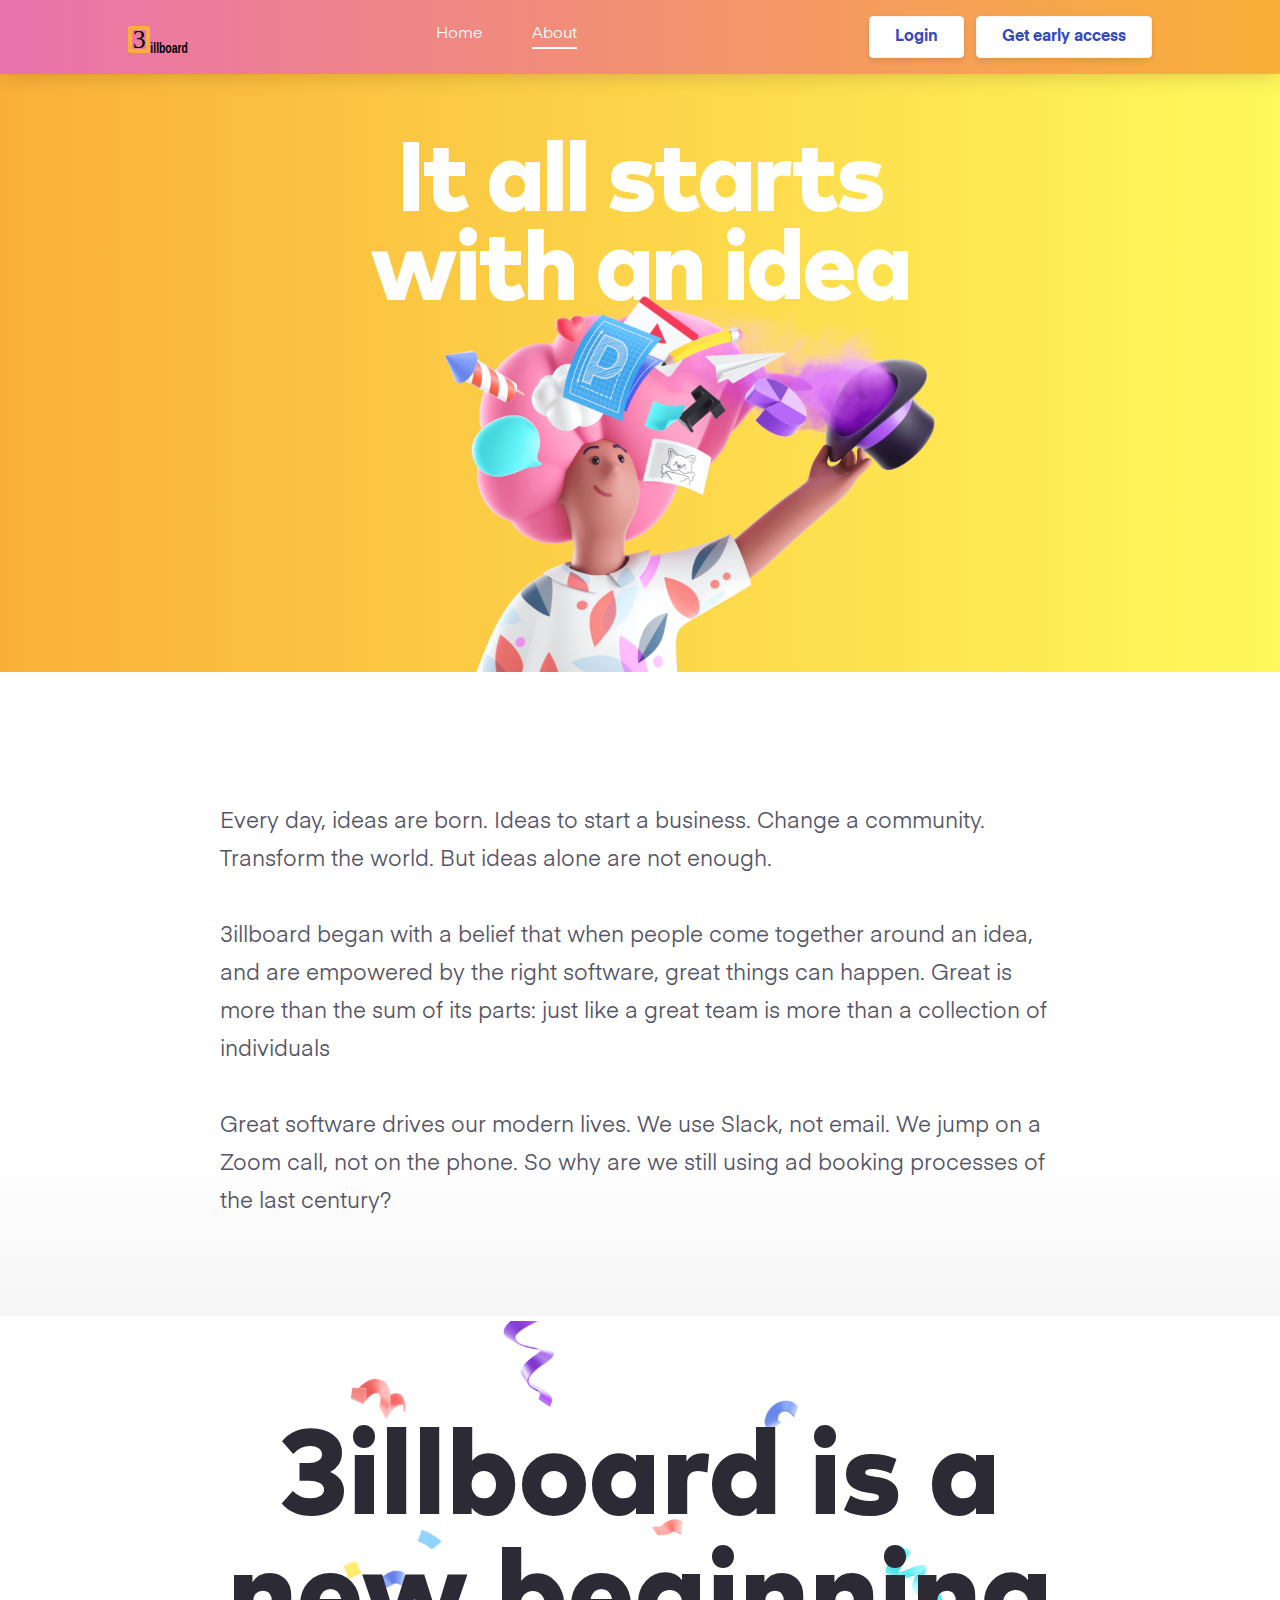
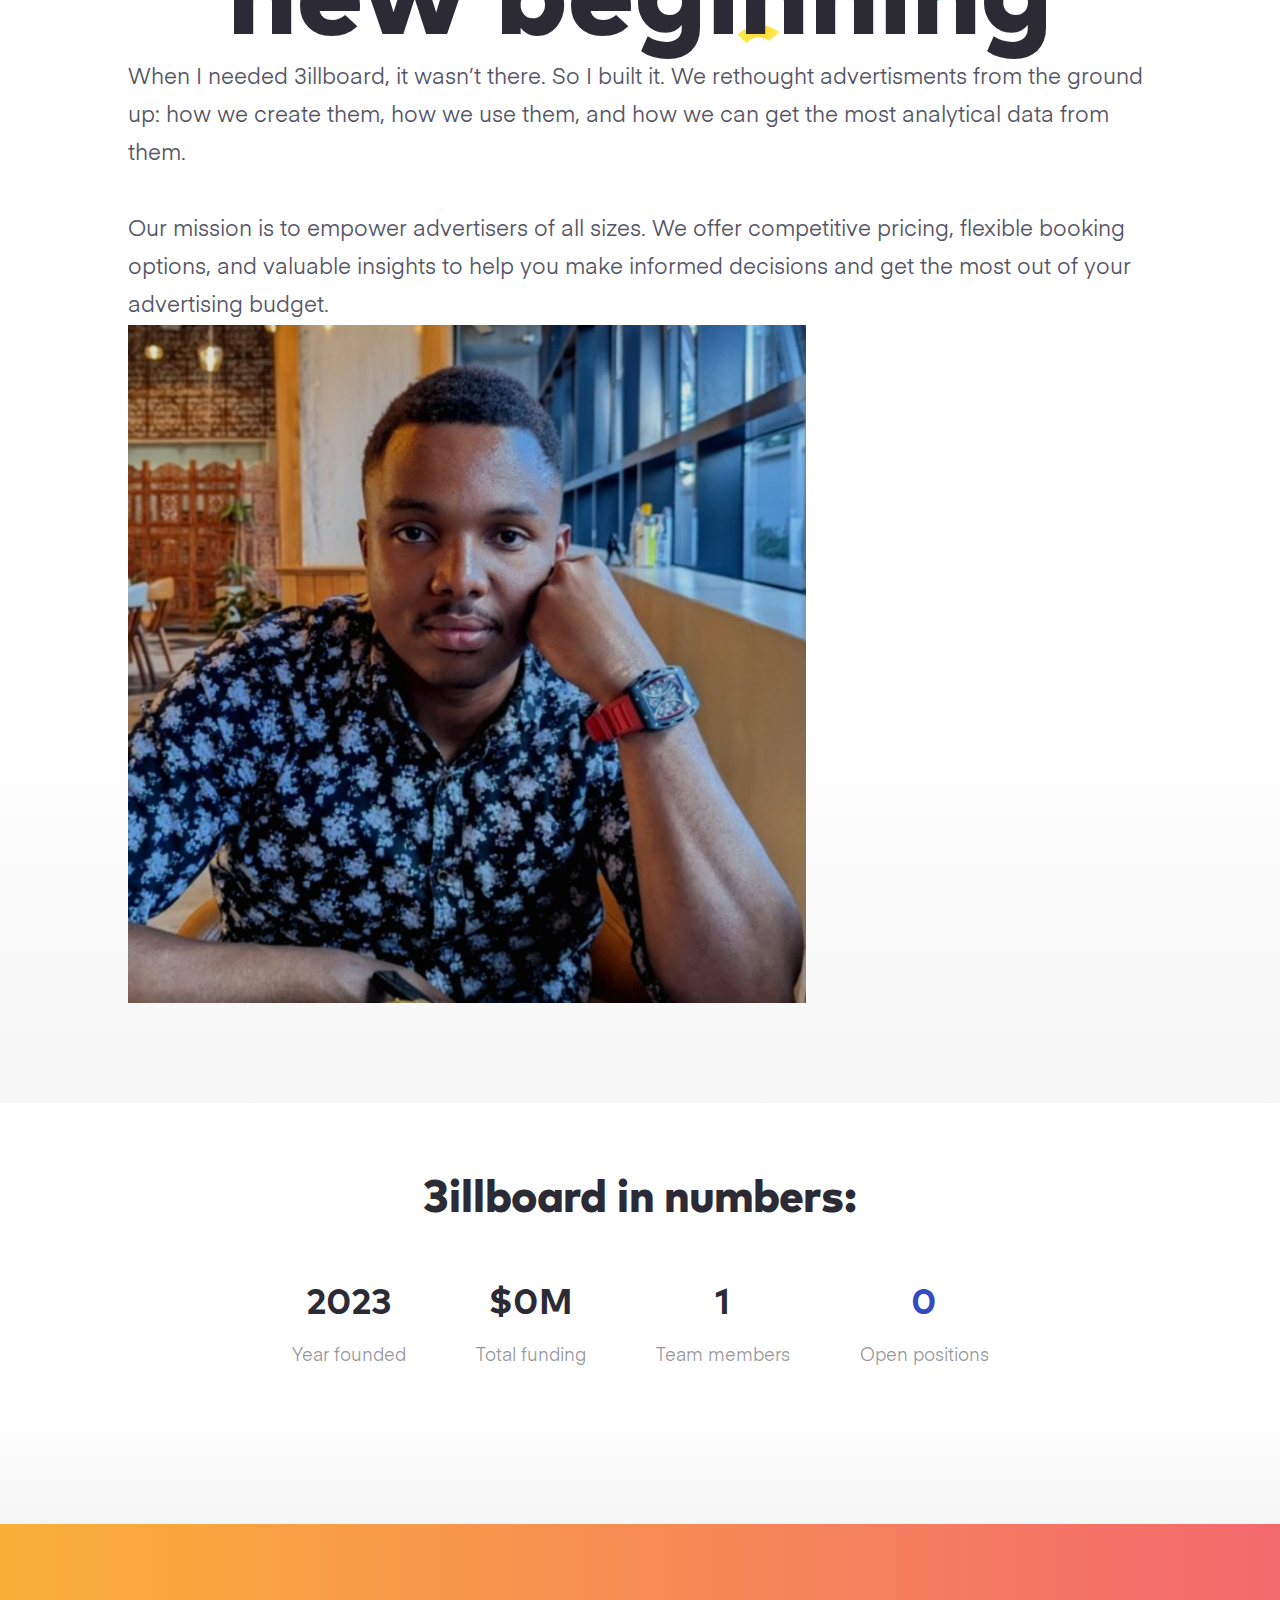
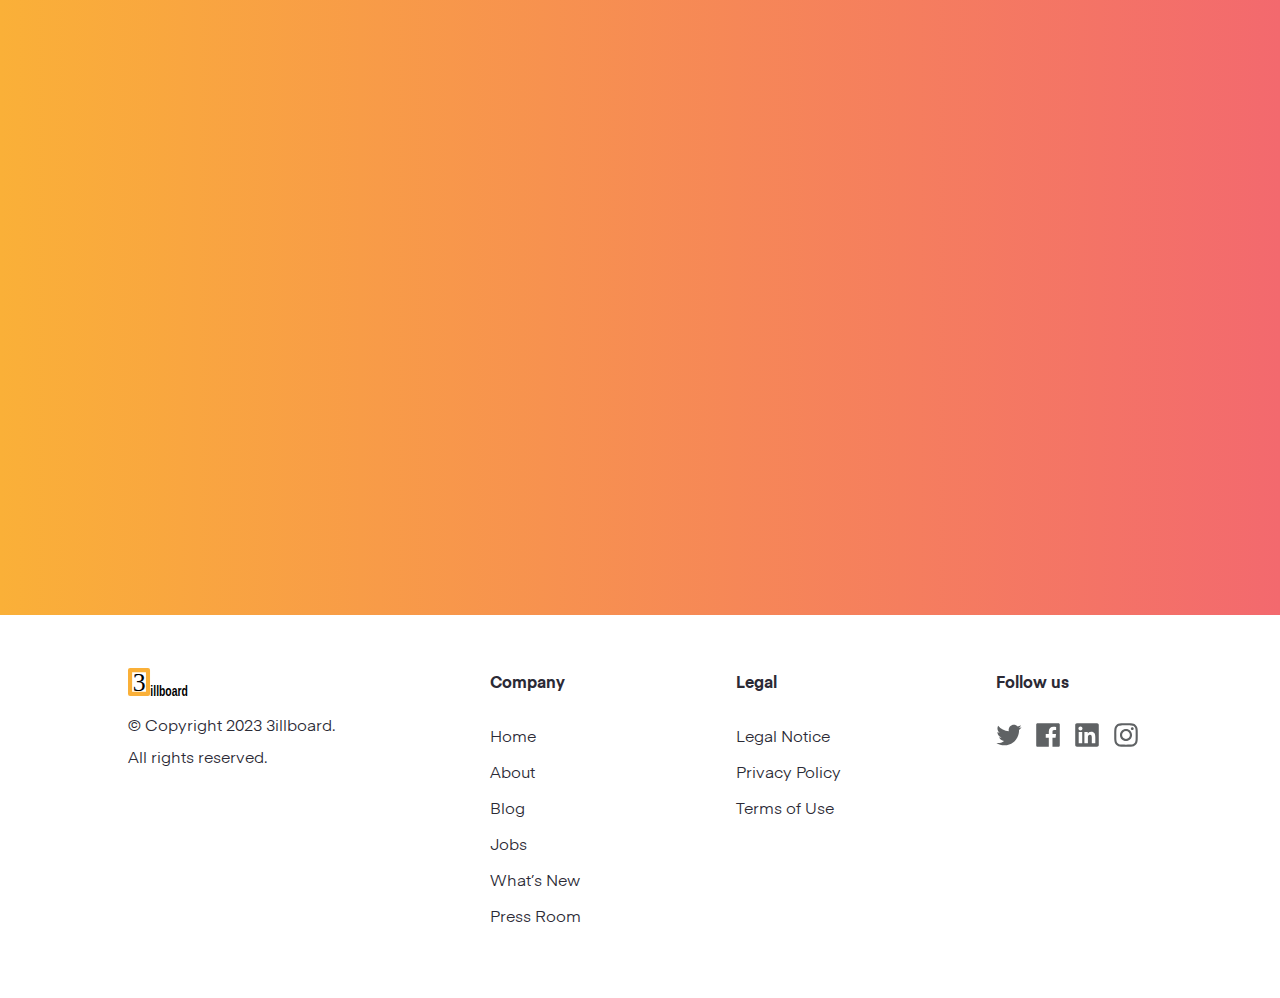
<file: about.html>
<!DOCTYPE html><!--  This site was created in Webflow. https://www.webflow.com  -->
<!--  Last Published: Mon Sep 18 2023 23:04:53 GMT+0000 (Coordinated Universal Time)  -->
<html data-wf-page="64fa216b7d3ea37a73732bf8" data-wf-site="64fa216b7d3ea37a73732bc5">
<head>
  <meta charset="utf-8">
  <title>3illbaord | Advertising made simple</title>
  <meta content="Pitch About | Webflow Rebuild" property="og:title">
  <meta content="Pitch About | Webflow Rebuild" property="twitter:title">
  <meta content="width=device-width, initial-scale=1" name="viewport">
  <meta content="Webflow" name="generator">
  <link href="css/normalize.css" rel="stylesheet" type="text/css">
  <link href="css/webflow.css" rel="stylesheet" type="text/css">
  <link href="css/tiers-stupendous-site.webflow.css" rel="stylesheet" type="text/css">
  <script type="text/javascript">!function(o,c){var n=c.documentElement,t=" w-mod-";n.className+=t+"js",("ontouchstart"in o||o.DocumentTouch&&c instanceof DocumentTouch)&&(n.className+=t+"touch")}(window,document);</script>
  <link href="images/favicon.ico" rel="shortcut icon" type="image/x-icon">
  <link href="images/webclip.png" rel="apple-touch-icon">
  <style>
body {
-webkit-font-smoothing: antialiased;
-moz-font-smoothing: antialiased;
-o-font-smoothing: antialiased;
}
</style>
</head>
<body>
  <div data-collapse="medium" data-animation="default" data-duration="400" data-easing="ease" data-easing2="ease" role="banner" class="nav nav--orange w-nav">
    <div class="nav__container w-container">
      <a href="index.html" id="w-node-_380e8dd7-ac2e-7eed-3c9d-091543cd2630-43cd262e" class="nav__logo w-nav-brand">
        <div class="nav__logo-image nav__logo-image--white w-embed">
          <img width="150px" src='/images/3illboardLogo.svg' alt='logo' />
        </div>
      </a>
      <nav role="navigation" class="nav__menu w-nav-menu">
        <a href="index.html" class="nav__link-div nav__link-div--white space w-inline-block">
          <div class="nav__link">Home</div>
        </a>
        <a href="about.html" aria-current="page" class="nav__link-div nav__link-div--white space w-inline-block w--current">
          <div class="nav__link">About</div>
        </a>
      </nav>
      <div id="w-node-_380e8dd7-ac2e-7eed-3c9d-091543cd2657-43cd262e" class="nav__buttons">
        <a href="#" class="button button--white-purplebg button--space button--nomobile w-button">Login</a>
        <a href="#" class="button button--white-purplebg w-button">Get early access</a>
      </div>
      <div class="nav__mobilebutton nav__mobilebutton--white w-nav-button">
        <div class="w-icon-nav-menu"></div>
      </div>
    </div>
  </div>
  <div data-collapse="medium" data-animation="default" data-duration="400" data-easing="ease" data-easing2="ease" role="banner" class="nav hide w-nav">
    <div class="nav__container w-container">
      <a href="index.html" id="w-node-_401260e6-c28f-e776-9c77-4038d7efbbca-73732bf8" class="nav__logo w-nav-brand">
        <div class="nav__logo-image w-embed">
          <img width="150px" src='/images/3illboardLogo.svg' alt='logo' />
        </div>
      </a>
      <nav role="navigation" class="nav__menu w-nav-menu">
        <a href="index.html" class="nav__link-div nav__link-div--black nav__link-div--space w-inline-block">
          <div class="nav__link">Home</div>
        </a>
        <a href="about.html" aria-current="page" class="nav__link-div nav__link-div--black nav__link-div--space w-inline-block w--current">
          <div class="nav__link">About</div>
        </a>
        <a href="#" class="nav__link-div nav__link-div--black nav__link-div--space nav__link-div--hidedesktop w-inline-block">
          <div class="nav__link">Learning</div>
        </a>
        <a href="blog.html" class="nav__link-div-onlymobile w-inline-block">
          <div class="nav__link">Blog</div>
        </a>
        <a href="#" class="nav__link-div-onlymobile w-inline-block">
          <div class="nav__link">Help Center</div>
        </a>
        <a href="#" class="nav__link-div-onlymobile w-inline-block">
          <div class="nav__link">What&#x27;s New</div>
        </a>
        <a href="#" class="nav__link-div-onlymobile w-inline-block">
          <div class="nav__link">Constant Change</div>
        </a>
        <a href="#" class="nav__link-div-jobs-mobileonly w-inline-block">
          <div class="nav__link">Jobs</div>
          <div class="nav__link-div-jobs-counter">
            <p class="nav__link-jobs-counter">8</p>
          </div>
        </a>
      </nav>
      <div id="w-node-_401260e6-c28f-e776-9c77-4038d7efbbf1-73732bf8" class="nav__buttons">
        <a href="#" class="button button--white-whitebg button--space button--nomobile w-button">Login</a>
        <a href="#" class="button button--blue w-button">Get early access</a>
      </div>
      <div class="nav__mobilebutton w-nav-button">
        <div class="w-icon-nav-menu"></div>
      </div>
    </div>
  </div>
  <div class="nav-shadow"></div>
  <div data-w-id="d3d3272f-4b7e-6e1f-d8da-1b357984e909" class="about-hero">
    <div class="about-hero__wrapper">
      <h1 class="about-hero__heading">It all starts with an idea</h1>
    </div><img src="images/gurl.png" alt="" class="about-hero__image">
  </div>
  <div data-w-id="83a6e12c-d26b-fd44-2fc3-7109797e5d79" class="div-animated">
    <div class="about-intro">
      <div class="about-intro__wrapper">
        <p class="about-intro__paragraph">Every day, ideas are born. Ideas to start a business. Change a community. Transform the world. But ideas alone are not enough.<br>‍<br>3illboard began with a belief that when people come together around an idea, and are empowered by the right software, great things can happen. Great is more than the sum of its parts: just like a great team is more than a collection of individuals<br><br>Great software drives our modern lives. We use Slack, not email. We jump on a Zoom call, not on the phone. So why are we still using ad booking processes of the last century?</p>
      </div>
    </div>
    <div class="about">
      <div class="about__heading-wrapper">
        <h1 class="about__heading">3illboard is a new beginning</h1>
      </div><img src="images/confetti.png" alt="" class="about__confetti">
      <p class="about__paragraph1">When I needed 3illboard, it wasn’t there. So I built it. We rethought advertisments from the ground up: how we create them, how we use them, and how we can get the most analytical data from them.<br>‍<br>Our mission is to empower advertisers of all sizes. We offer competitive pricing, flexible booking options, and valuable insights to help you make informed decisions and get the most out of your advertising budget.</p>
      <div class="about__team">
        <div class="about__photos-grid">
          <div id="w-node-_640535ca-2b32-99fc-c2fe-36c433e5e2ac-73732bf8" data-w-id="640535ca-2b32-99fc-c2fe-36c433e5e2ac" class="about__wrapper-teammember">
            <div data-w-id="640535ca-2b32-99fc-c2fe-36c433e5e2ad" class="about__infowrapper-teammember">
              <h4 class="about__name-teammember">Andrew Karanja<br>‍</h4>
              <div class="about__role-teammember">Founder &amp; CEO</div>
              <div class="about__socialwrapper-teammember">
                <a href="#" class="about__sociallink-teammember w-inline-block">
                  <div class="about__smicon-teammember w-embed"><svg width="26" height="26" viewbox="0 0 26 26" fill="none" xmlns="http://www.w3.org/2000/svg">
                      <path fill-rule="evenodd" clip-rule="evenodd" d="M8.31829 23.3331C17.8228 23.3331 23.0236 15.4513 23.0236 8.62782C23.0236 8.40609 23.0236 8.18435 23.0135 7.96261C24.0214 7.23692 24.8983 6.31973 25.5938 5.28159C24.6665 5.69483 23.6687 5.96696 22.6204 6.09799C23.6888 5.46301 24.5052 4.44503 24.8983 3.23554C23.9005 3.83021 22.7918 4.25352 21.6125 4.48534C20.6651 3.47744 19.3246 2.85254 17.843 2.85254C14.9906 2.85254 12.6724 5.17072 12.6724 8.02308C12.6724 8.42624 12.7228 8.81933 12.8035 9.20233C8.50979 8.99067 4.69992 6.92447 2.14992 3.79997C1.70644 4.56597 1.45447 5.45293 1.45447 6.40036C1.45447 8.19443 2.37166 9.77683 3.75249 10.7041C2.90585 10.6739 2.10961 10.442 1.41415 10.059C1.41415 10.0792 1.41415 10.0994 1.41415 10.1296C1.41415 12.6292 3.19814 14.7256 5.55663 15.1994C5.12324 15.3203 4.66968 15.3808 4.19597 15.3808C3.86336 15.3808 3.54083 15.3505 3.22838 15.2901C3.88352 17.3462 5.79853 18.8379 8.05623 18.8782C6.28233 20.2691 4.05486 21.0956 1.63589 21.0956C1.22265 21.0956 0.809411 21.0754 0.40625 21.025C2.68411 22.4764 5.40545 23.3331 8.31829 23.3331Z" fill="currentColor"></path>
                    </svg></div>
                </a>
                <a href="https://www.linkedin.com/in/andrew-karanja-388316170/" class="about__sociallink-teammember w-inline-block">
                  <div class="about__smicon-teammember w-embed"><svg width="26" height="26" viewbox="0 0 26 26" fill="none" xmlns="http://www.w3.org/2000/svg">
                      <path fill-rule="evenodd" clip-rule="evenodd" d="M21.2977 21.2966H17.8037V15.8274C17.8037 14.5237 17.7802 12.8468 15.9867 12.8468C14.1697 12.8468 13.8921 14.2684 13.8921 15.7345V21.2966H10.4008V10.052H13.7494V11.5888H13.7979C14.2652 10.7052 15.4041 9.77319 17.1047 9.77319C20.6445 9.77319 21.2977 12.1006 21.2977 15.1297V21.2966ZM6.46038 8.51658C5.33717 8.51658 4.43127 7.60812 4.43127 6.4889C4.43127 5.37099 5.33717 4.46252 6.46038 4.46252C7.57704 4.46252 8.48556 5.37099 8.48556 6.4889C8.48556 7.60812 7.57704 8.51658 6.46038 8.51658ZM4.7088 21.2967H8.20803V10.0521H4.7088V21.2967ZM23.0375 1.21875H2.95593C1.99766 1.21875 1.21875 1.9793 1.21875 2.91787V23.0808C1.21875 24.0194 1.99766 24.7812 2.95593 24.7812H23.0375C23.9984 24.7812 24.7812 24.0194 24.7812 23.0808V2.91787C24.7812 1.9793 23.9984 1.21875 23.0375 1.21875Z" fill="currentColor"></path>
                    </svg></div>
                </a>
              </div>
            </div>
            <div data-w-id="640535ca-2b32-99fc-c2fe-36c433e5e2b7" class="about__overlay-teammember"></div><img src="images/1678437903544.jpg" alt="" width="752" class="about__photo-teammember">
          </div>
        </div>
      </div>
    </div>
    <div class="about-numbers">
      <div class="about-numbers__container">
        <h2 class="about-numbers__heading">3illboard in numbers:</h2>
        <div class="about-numbers__wrapper">
          <h4 class="about-numbers__metric">2023</h4>
          <h4 class="about-numbers__metric">$0M</h4>
          <h4 class="about-numbers__metric">1</h4>
          <div class="about-numbers__metrich">Year founded</div>
          <div class="about-numbers__metrich">Total funding</div>
          <div class="about-numbers__metrich">Team members</div>
          <div id="w-node-_9110bbda-ac3e-35ee-f26f-a632cb821a19-73732bf8" class="about-numbers__metrich">Open positions</div>
          <a href="#hiring" id="w-node-_7ffa3924-ef28-5891-edd4-6cdadb050750-73732bf8" class="about-numbers__metric-link w-inline-block">
            <h4 class="about-numbers__metric about-numbers__metric--blue">0</h4>
          </a>
        </div>
      </div>
    </div>
    <div class="cta">
      <div class="cta__container">
        <div class="w-embed w-iframe">
          <div style="width: 500px;max-width:100%; height: 500px; overflow: hidden; margin: 0 auto;">
            <iframe width="540" height="500" src="https://4e225523.sibforms.com/serve/[base64]" frameborder="0" scrolling="no" allowfullscreen="" style="display: block; max-width: 100%;"></iframe>
          </div>
        </div>
      </div>
    </div>
    <div class="footer">
      <div class="footer__wrapper">
        <div id="w-node-_52689639-77f9-af09-ed7f-733cbb12f40d-bb12f40b" class="footer__credits">
          <a href="index.html" class="footer__logo w-nav-brand">
            <div class="footer__logo-image w-embed">
              <img width="150px" src='/images/3illboardLogo.svg' alt='logo' />
            </div>
          </a>
          <div class="footer__copyright">© Copyright 2023 3illboard.</div>
          <div class="footer__copyright">All rights reserved.</div>
        </div>
        <div class="footer__links-wrapper">
          <h6 class="footer__heading">Company</h6>
          <a href="index.html" class="footer__link">Home</a>
          <a href="about.html" aria-current="page" class="footer__link w--current">About</a>
          <a href="#" class="footer__link">Blog</a>
          <a href="#hiring" class="footer__link">Jobs</a>
          <a href="#" class="footer__link">What’s New</a>
          <a href="#" class="footer__link">Press Room</a>
        </div>
        <div class="footer__links-wrapper">
          <h6 class="footer__heading">Legal</h6>
          <a href="#" class="footer__link">Legal Notice</a>
          <a href="#" class="footer__link">Privacy Policy</a>
          <a href="#" class="footer__link">Terms of Use</a>
        </div>
        <div id="w-node-_52689639-77f9-af09-ed7f-733cbb12f432-bb12f40b" class="footer__sm">
          <h6 class="footer__heading">Follow us</h6>
          <div class="footer__sm-wrapper">
            <a href="#" class="footer__sm-link w-inline-block">
              <div class="footer__sm-icon w-embed"><svg width="26" height="26" viewbox="0 0 26 26" fill="none" xmlns="http://www.w3.org/2000/svg">
                  <path fill-rule="evenodd" clip-rule="evenodd" d="M8.31829 23.3331C17.8228 23.3331 23.0236 15.4513 23.0236 8.62782C23.0236 8.40609 23.0236 8.18435 23.0135 7.96261C24.0214 7.23692 24.8983 6.31973 25.5938 5.28159C24.6665 5.69483 23.6687 5.96696 22.6204 6.09799C23.6888 5.46301 24.5052 4.44503 24.8983 3.23554C23.9005 3.83021 22.7918 4.25352 21.6125 4.48534C20.6651 3.47744 19.3246 2.85254 17.843 2.85254C14.9906 2.85254 12.6724 5.17072 12.6724 8.02308C12.6724 8.42624 12.7228 8.81933 12.8035 9.20233C8.50979 8.99067 4.69992 6.92447 2.14992 3.79997C1.70644 4.56597 1.45447 5.45293 1.45447 6.40036C1.45447 8.19443 2.37166 9.77683 3.75249 10.7041C2.90585 10.6739 2.10961 10.442 1.41415 10.059C1.41415 10.0792 1.41415 10.0994 1.41415 10.1296C1.41415 12.6292 3.19814 14.7256 5.55663 15.1994C5.12324 15.3203 4.66968 15.3808 4.19597 15.3808C3.86336 15.3808 3.54083 15.3505 3.22838 15.2901C3.88352 17.3462 5.79853 18.8379 8.05623 18.8782C6.28233 20.2691 4.05486 21.0956 1.63589 21.0956C1.22265 21.0956 0.809411 21.0754 0.40625 21.025C2.68411 22.4764 5.40545 23.3331 8.31829 23.3331Z" fill="currentColor"></path>
                </svg></div>
            </a>
            <a href="#" class="footer__sm-link w-inline-block">
              <div class="footer__sm-icon w-embed"><svg width="26" height="26" viewbox="0 0 26 26" fill="none" xmlns="http://www.w3.org/2000/svg">
                  <path fill-rule="evenodd" clip-rule="evenodd" d="M23.4812 1.21875H2.51875C1.80078 1.21875 1.21875 1.80078 1.21875 2.51875V23.4812C1.21875 24.1992 1.80078 24.7812 2.51875 24.7812H13.8125V15.6691H10.7453V12.1022H13.8125V9.47781C13.8125 6.435 15.6731 4.7775 18.3869 4.7775C19.3014 4.77551 20.2153 4.82161 21.125 4.91563V8.09656H19.2563C17.7775 8.09656 17.4891 8.79531 17.4891 9.82719V12.0981H21.0234L20.5644 15.665H17.4688V24.7812H23.4812C24.1992 24.7812 24.7812 24.1992 24.7812 23.4812V2.51875C24.7812 1.80078 24.1992 1.21875 23.4812 1.21875Z" fill="currentColor"></path>
                </svg></div>
            </a>
            <a href="#" class="footer__sm-link w-inline-block">
              <div class="footer__sm-icon w-embed"><svg width="26" height="26" viewbox="0 0 26 26" fill="none" xmlns="http://www.w3.org/2000/svg">
                  <path fill-rule="evenodd" clip-rule="evenodd" d="M21.2977 21.2966H17.8037V15.8274C17.8037 14.5237 17.7802 12.8468 15.9867 12.8468C14.1697 12.8468 13.8921 14.2684 13.8921 15.7345V21.2966H10.4008V10.052H13.7494V11.5888H13.7979C14.2652 10.7052 15.4041 9.77319 17.1047 9.77319C20.6445 9.77319 21.2977 12.1006 21.2977 15.1297V21.2966ZM6.46038 8.51658C5.33717 8.51658 4.43127 7.60812 4.43127 6.4889C4.43127 5.37099 5.33717 4.46252 6.46038 4.46252C7.57704 4.46252 8.48556 5.37099 8.48556 6.4889C8.48556 7.60812 7.57704 8.51658 6.46038 8.51658ZM4.7088 21.2967H8.20803V10.0521H4.7088V21.2967ZM23.0375 1.21875H2.95593C1.99766 1.21875 1.21875 1.9793 1.21875 2.91787V23.0808C1.21875 24.0194 1.99766 24.7812 2.95593 24.7812H23.0375C23.9984 24.7812 24.7812 24.0194 24.7812 23.0808V2.91787C24.7812 1.9793 23.9984 1.21875 23.0375 1.21875Z" fill="currentColor"></path>
                </svg></div>
            </a>
            <a href="https://www.instagram.com/3illboard" class="footer__sm-link w-inline-block">
              <div class="footer__sm-icon w-embed"><svg width="26" height="26" viewbox="0 0 26 26" fill="none" xmlns="http://www.w3.org/2000/svg">
                  <path fill-rule="evenodd" clip-rule="evenodd" d="M8.14003 1.28914C9.39622 1.23182 9.7973 1.21826 12.9959 1.21826C16.1945 1.21826 16.5955 1.23182 17.8517 1.28914C19.1053 1.34631 19.9615 1.54543 20.7106 1.83659C21.4851 2.13753 22.1419 2.54024 22.7967 3.19499C23.4514 3.84978 23.8542 4.50659 24.1551 5.28106C24.4463 6.0302 24.6454 6.88635 24.7025 8.13993C24.7599 9.39613 24.7734 9.79721 24.7734 12.9958C24.7734 16.1944 24.7599 16.5955 24.7025 17.8517C24.6454 19.1052 24.4463 19.9614 24.1551 20.7105C23.8542 21.485 23.4514 22.1418 22.7967 22.7966C22.1419 23.4514 21.4851 23.8541 20.7106 24.155C19.9615 24.4462 19.1053 24.6453 17.8517 24.7025C16.5955 24.7598 16.1945 24.7733 12.9959 24.7733C9.7973 24.7733 9.39622 24.7598 8.14003 24.7025C6.88644 24.6453 6.03029 24.4462 5.28115 24.155C4.50668 23.8541 3.84987 23.4514 3.19508 22.7966C2.54033 22.1418 2.13762 21.485 1.83668 20.7105C1.54552 19.9614 1.3464 19.1052 1.28923 17.8517C1.23191 16.5955 1.21835 16.1944 1.21835 12.9958C1.21835 9.79721 1.23191 9.39613 1.28923 8.13993C1.3464 6.88635 1.54552 6.0302 1.83668 5.28106C2.13762 4.50659 2.54033 3.84978 3.19508 3.19499C3.84987 2.54024 4.50668 2.13753 5.28115 1.83659C6.03029 1.54543 6.88644 1.34631 8.14003 1.28914ZM19.9419 3.81453C19.5269 3.65324 18.9033 3.46137 17.755 3.40901C16.5131 3.35235 16.1406 3.34033 12.9959 3.34033C9.85115 3.34033 9.47864 3.35235 8.23675 3.40901C7.08845 3.46137 6.46484 3.65324 6.04983 3.81453C5.50009 4.02818 5.10775 4.28339 4.69564 4.69555C4.28348 5.10766 4.02827 5.49999 3.81462 6.04974C3.65333 6.46475 3.46146 7.08836 3.4091 8.23666C3.35244 9.47855 3.34042 9.85106 3.34042 12.9958C3.34042 16.1405 3.35244 16.513 3.4091 17.7549C3.46146 18.9032 3.65333 19.5268 3.81462 19.9418C4.02827 20.4916 4.28353 20.8839 4.69564 21.296C5.10775 21.7082 5.50009 21.9634 6.04983 22.1771C6.46484 22.3383 7.08845 22.5302 8.23675 22.5826C9.4785 22.6392 9.85092 22.6513 12.9959 22.6513C16.1408 22.6513 16.5133 22.6392 17.755 22.5826C18.9033 22.5302 19.5269 22.3383 19.9419 22.1771C20.4917 21.9634 20.884 21.7082 21.2961 21.296C21.7083 20.8839 21.9635 20.4916 22.1771 19.9418C22.3384 19.5268 22.5303 18.9032 22.5827 17.7549C22.6393 16.513 22.6513 16.1405 22.6513 12.9958C22.6513 9.85106 22.6393 9.47855 22.5827 8.23666C22.5303 7.08836 22.3384 6.46475 22.1771 6.04974C21.9635 5.49999 21.7083 5.10766 21.2961 4.69555C20.884 4.28339 20.4917 4.02818 19.9419 3.81453ZM12.9959 6.94788C9.65569 6.94788 6.94797 9.6556 6.94797 12.9958C6.94797 16.336 9.65569 19.0437 12.9959 19.0437C16.3361 19.0437 19.0438 16.336 19.0438 12.9958C19.0438 9.6556 16.3361 6.94788 12.9959 6.94788ZM9.07004 12.9958C9.07004 15.164 10.8277 16.9216 12.9959 16.9216C15.1641 16.9216 16.9217 15.164 16.9217 12.9958C16.9217 10.8276 15.1641 9.06995 12.9959 9.06995C10.8277 9.06995 9.07004 10.8276 9.07004 12.9958ZM19.2828 8.12227C20.0633 8.12227 20.6961 7.48954 20.6961 6.70898C20.6961 5.92843 20.0633 5.29565 19.2828 5.29565C18.5023 5.29565 17.8695 5.92843 17.8695 6.70898C17.8695 7.48954 18.5023 8.12227 19.2828 8.12227Z" fill="currentColor"></path>
                </svg></div>
            </a>
          </div>
        </div>
      </div>
    </div>
  </div>
  <script src="https://d3e54v103j8qbb.cloudfront.net/js/jquery-3.5.1.min.dc5e7f18c8.js?site=64fa216b7d3ea37a73732bc5" type="text/javascript" integrity="sha256-9/aliU8dGd2tb6OSsuzixeV4y/faTqgFtohetphbbj0=" crossorigin="anonymous"></script>
  <script src="js/webflow.js" type="text/javascript"></script>
</body>
</html>
</file>
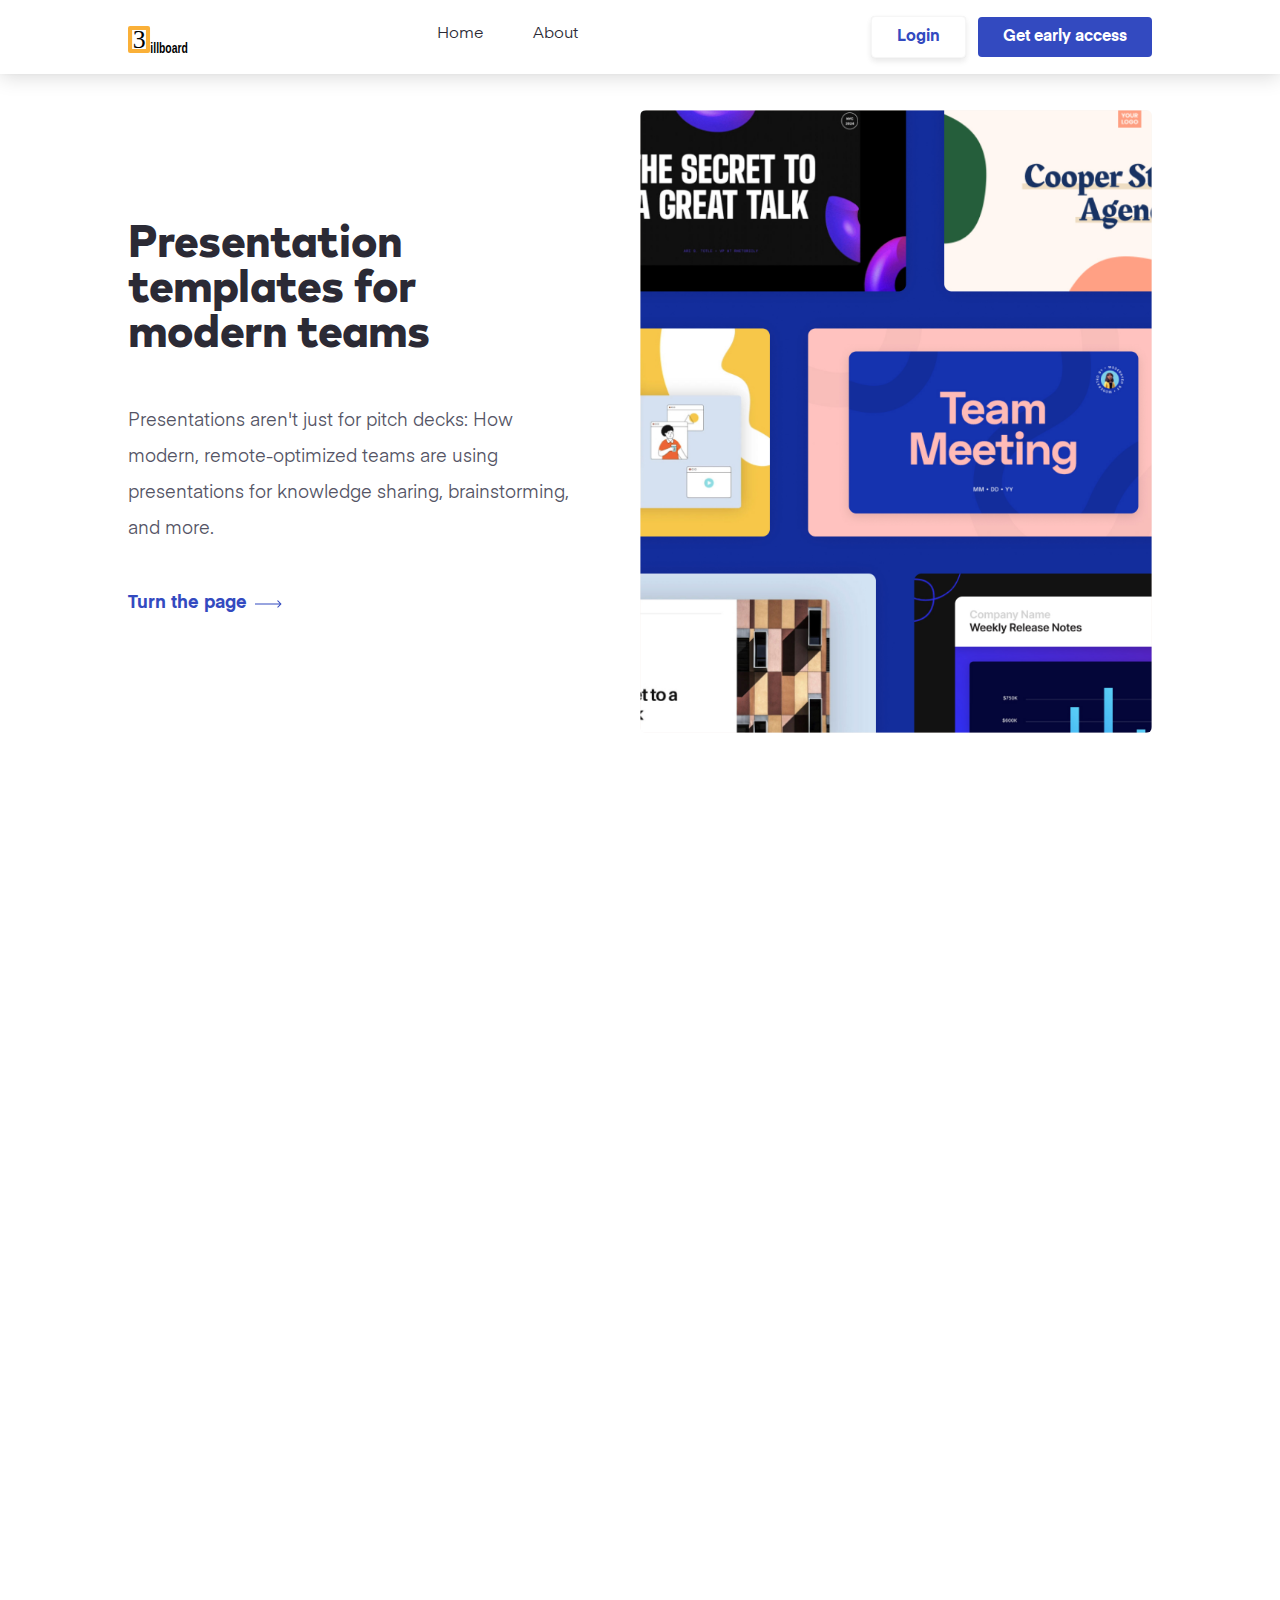
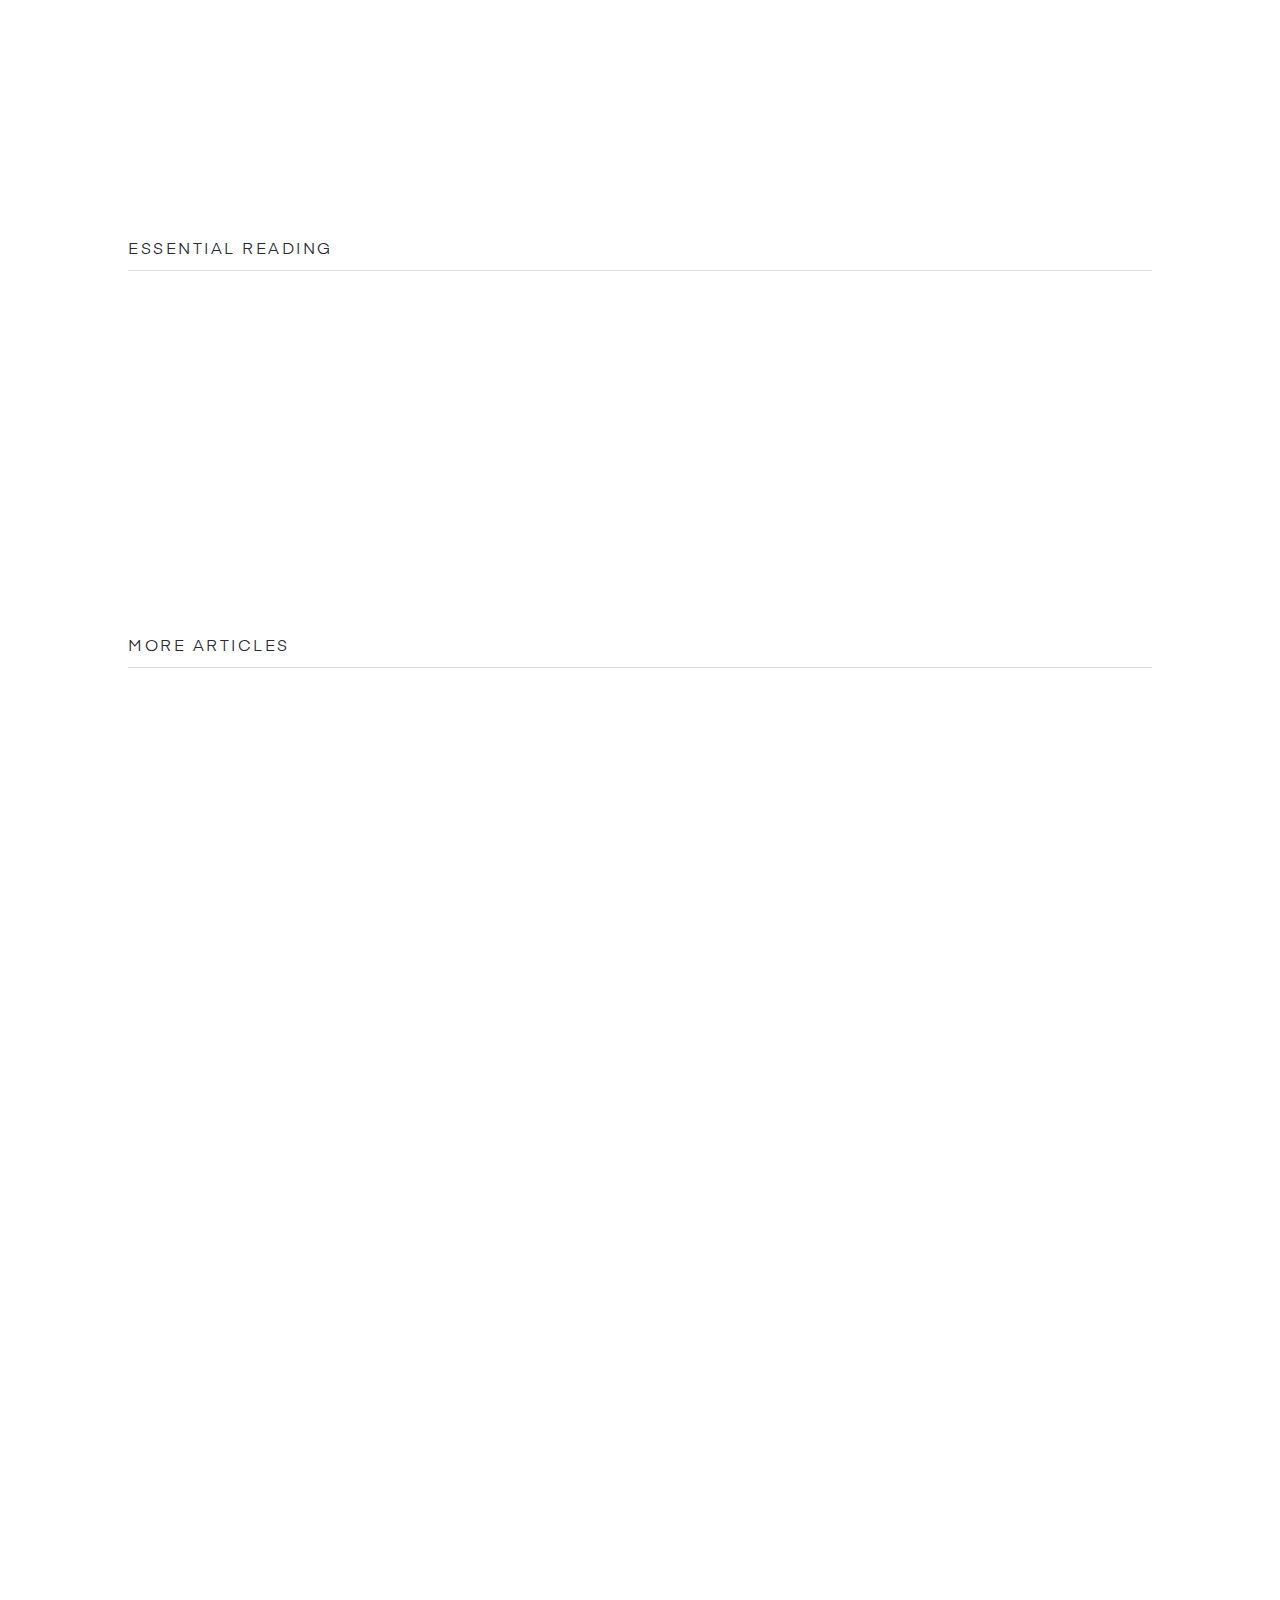
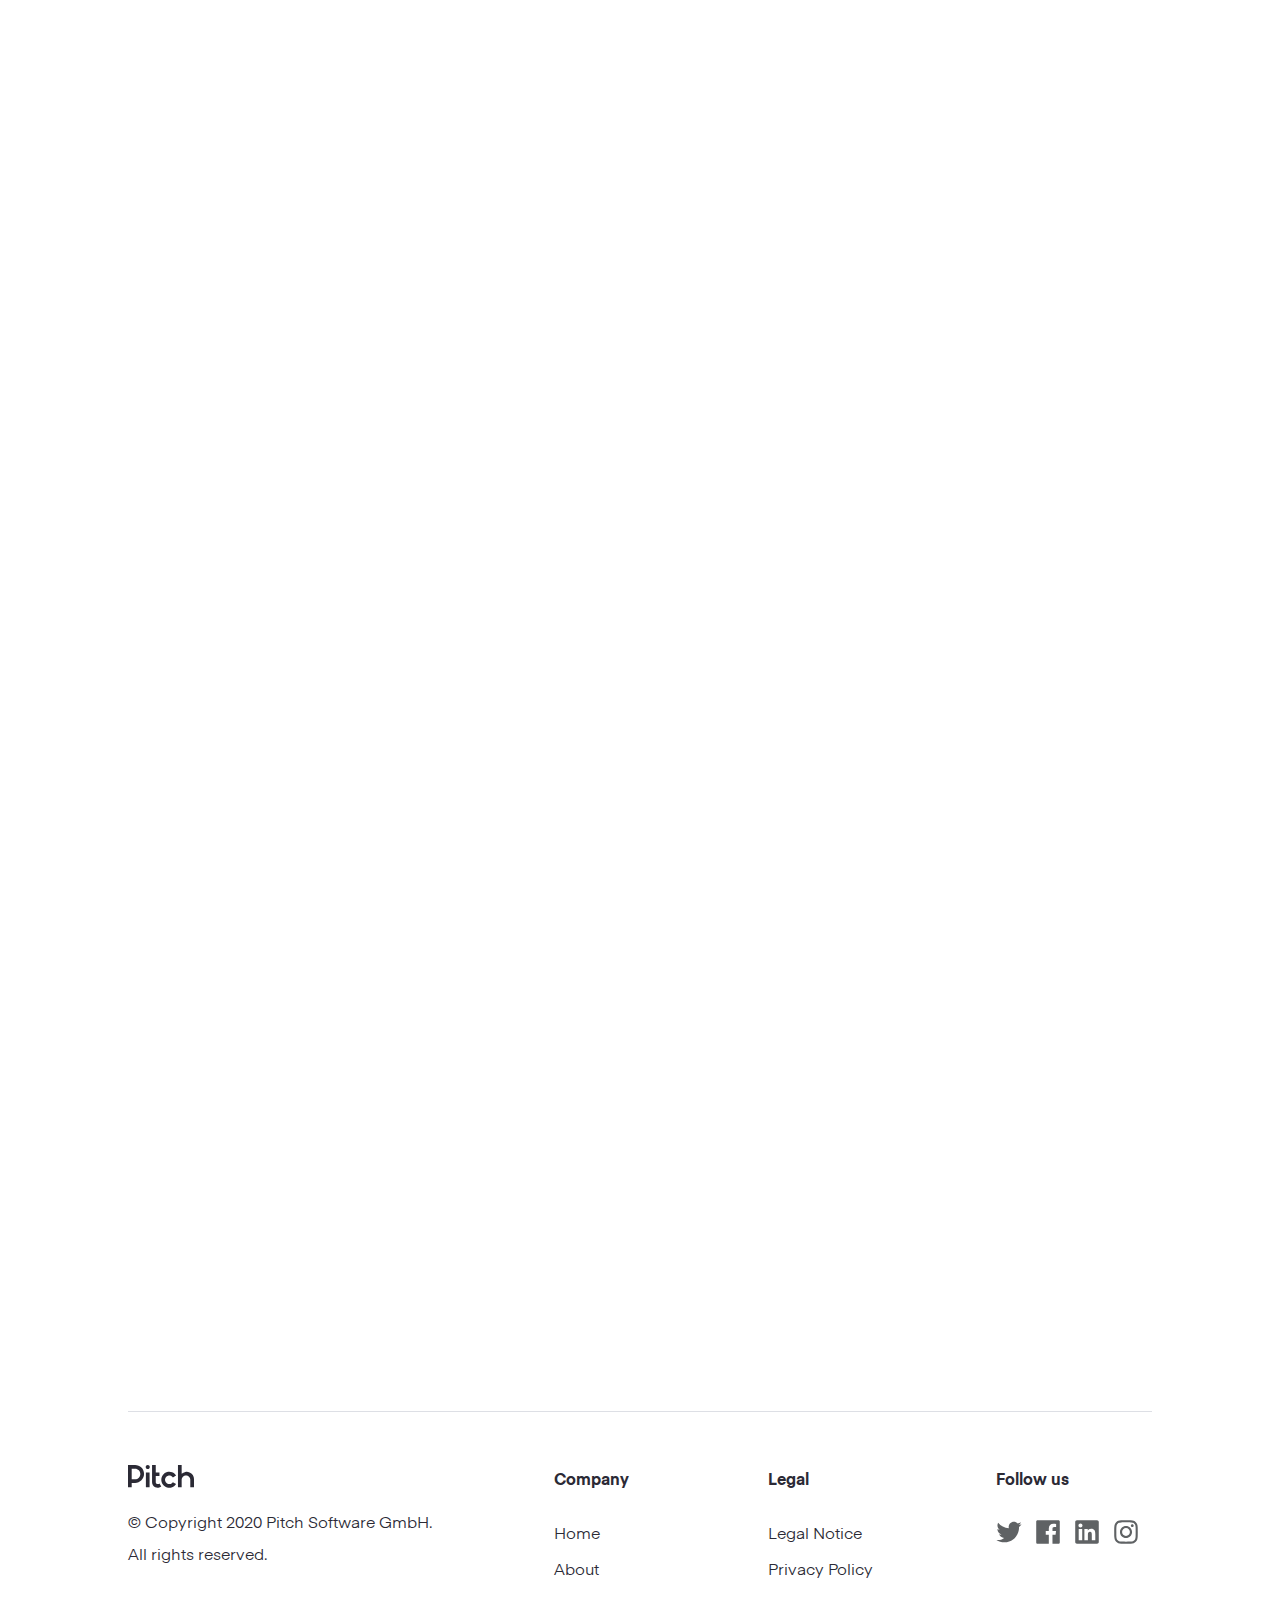
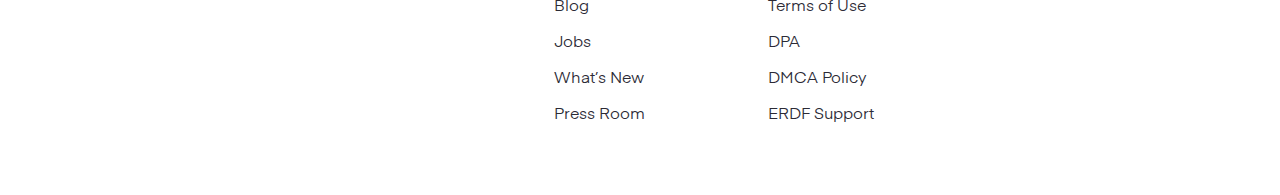
<file: blog.html>
<!DOCTYPE html><!--  This site was created in Webflow. https://www.webflow.com  -->
<!--  Last Published: Mon Sep 18 2023 23:04:53 GMT+0000 (Coordinated Universal Time)  -->
<html data-wf-page="64fa216b7d3ea37a73732bf9" data-wf-site="64fa216b7d3ea37a73732bc5">
<head>
  <meta charset="utf-8">
  <title>3illbaord | Advertising made simple</title>
  <meta content="Pitch Blog | Webflow Rebuild" property="og:title">
  <meta content="Pitch Blog | Webflow Rebuild" property="twitter:title">
  <meta content="width=device-width, initial-scale=1" name="viewport">
  <meta content="Webflow" name="generator">
  <link href="css/normalize.css" rel="stylesheet" type="text/css">
  <link href="css/webflow.css" rel="stylesheet" type="text/css">
  <link href="css/tiers-stupendous-site.webflow.css" rel="stylesheet" type="text/css">
  <script type="text/javascript">!function(o,c){var n=c.documentElement,t=" w-mod-";n.className+=t+"js",("ontouchstart"in o||o.DocumentTouch&&c instanceof DocumentTouch)&&(n.className+=t+"touch")}(window,document);</script>
  <link href="images/favicon.ico" rel="shortcut icon" type="image/x-icon">
  <link href="images/webclip.png" rel="apple-touch-icon">
  <style>
body {
-webkit-font-smoothing: antialiased;
-moz-font-smoothing: antialiased;
-o-font-smoothing: antialiased;
}
</style>
</head>
<body>
  <div data-collapse="medium" data-animation="default" data-duration="400" data-easing="ease" data-easing2="ease" role="banner" class="nav w-nav">
    <div class="nav__container w-container">
      <a href="index.html" id="w-node-_32e10129-2707-fa69-8e71-2a2e29fe89b8-29fe89b6" class="nav__logo w-nav-brand">
        <div class="nav__logo-image w-embed">
          <img width="150px" src='/images/3illboardLogo.svg' alt='logo' />
        </div>
      </a>
      <nav role="navigation" id="w-node-_32e10129-2707-fa69-8e71-2a2e29fe89ba-29fe89b6" class="nav__menu w-nav-menu">
        <a href="index.html" class="nav__link-div nav__link-div--black nav__link-div--space w-inline-block">
          <div class="nav__link">Home</div>
        </a>
        <a href="about.html" class="nav__link-div nav__link-div--black nav__link-div--space w-inline-block">
          <div class="nav__link">About</div>
        </a>
      </nav>
      <div id="w-node-_32e10129-2707-fa69-8e71-2a2e29fe89df-29fe89b6" class="nav__buttons">
        <a href="https://app.3illboard.com/login" class="button button--white-whitebg button--space button--nomobile w-button">Login</a>
        <a href="https://app.3illboard.com/login" class="button button--blue w-button">Get early access</a>
      </div>
      <div class="nav__mobilebutton w-nav-button">
        <div class="nav__mobileicon w-icon-nav-menu"></div>
      </div>
    </div>
  </div>
  <div class="nav-shadow"></div>
  <div class="blog-hero">
    <div class="blog-hero__wrapper">
      <div class="blog-hero__text-wrapper">
        <a href="#" class="blog-hero__heading-link w-inline-block">
          <h2 class="blog-hero__heading">Presentation templates for modern teams</h2>
        </a>
        <p class="blog-hero__paragraph">Presentations aren&#x27;t just for pitch decks: How modern, remote-optimized teams are using presentations for knowledge sharing, brainstorming, and more.</p>
        <a data-w-id="85dcad88-c308-1e09-6702-a3782d7d7c65" href="#" class="blog-hero__cta w-inline-block">
          <div data-w-id="85dcad88-c308-1e09-6702-a3782d7d7c66" class="blog-hero__cta-text">Turn the page</div>
          <div data-w-id="85dcad88-c308-1e09-6702-a3782d7d7c68" class="blog-hero__cta-arrow w-embed"><svg width="27" height="8" viewbox="0 0 27 8" fill="none" xmlns="http://www.w3.org/2000/svg">
              <path d="M26.3536 4.35355C26.5488 4.15829 26.5488 3.84171 26.3536 3.64645L23.1716 0.464466C22.9763 0.269204 22.6597 0.269204 22.4645 0.464466C22.2692 0.659728 22.2692 0.976311 22.4645 1.17157L25.2929 4L22.4645 6.82843C22.2692 7.02369 22.2692 7.34027 22.4645 7.53553C22.6597 7.7308 22.9763 7.7308 23.1716 7.53553L26.3536 4.35355ZM0 4.5H26V3.5H0V4.5Z" fill="currentColor"></path>
            </svg></div>
        </a>
      </div>
      <a href="#" class="blog-hero__image-link w-inline-block">
        <div class="blog-hero__image blog-hero__image--onlymobile"></div><img src="images/featuredportrait_moderntemplates.jpg" alt="" class="blog-hero__image blog-hero__image--nomobile">
      </a>
    </div>
  </div>
  <div data-w-id="78d5bead-00c1-7eed-1f12-1b2e238fd27d" class="blog-recent">
    <div class="blog-recent__scrollable">
      <div class="blog-recent__container">
        <div class="blog-recent__wrapper">
          <a href="#" class="blog-recent__image-link w-inline-block"><img src="images/bulletin_cover.jpg" alt="" class="blog-recent__image"></a>
          <a href="#" class="blog-recent__heading-link w-inline-block">
            <h4 class="blog-recent__heading">Bulletins: A remote - friendly alternative to all hands</h4>
          </a>
          <p class="blog-recent__paragraph">In the past few weeks since we’ve all gone fully remote, we’ve all had to adopt new ways of working in order to adapt to our &quot;new normal.&quot;</p>
        </div>
        <div class="blog-recent__wrapper">
          <a href="#" class="blog-recent__image-link w-inline-block"><img src="images/jeremy_cover.jpg" alt="" class="blog-recent__image"></a>
          <a href="#" class="blog-recent__heading-link w-inline-block">
            <h4 class="blog-recent__heading">From Counter-Strike to keyboard shortcuts</h4>
          </a>
          <p class="blog-recent__paragraph">Pitch engineer and Counter-Strike world champion Jeremy Vuillermet shares how gaming concepts influenced our quick menu</p>
        </div>
        <div class="blog-recent__wrapper">
          <a href="#" class="blog-recent__image-link w-inline-block"><img src="images/cover_ramsaxel.jpg" alt="" class="blog-recent__image"></a>
          <a href="#" class="blog-recent__heading-link w-inline-block">
            <h4 class="blog-recent__heading">Why we redesigned Pitch before we launched</h4>
          </a>
          <p class="blog-recent__paragraph">Not many companies redesign a product before they launch. Here’s how we — in the midst of our beta — rolled out a redesign of the core product experience.</p>
        </div>
      </div>
    </div>
  </div>
  <div data-w-id="e2f965a3-4150-fea0-3d46-5c39fd70758c" class="newsletter-cta">
    <div data-w-id="440572e5-ffbb-fd68-df66-c8d1fe4a72d5" class="newsletter-cta__container">
      <div class="newsletter-cta__wrapper">
        <a href="#" class="newsletter-cta__heading-link w-inline-block">
          <h3 class="newsletter-cta__heading">Sign up for Constant Change</h3>
        </a>
        <div class="newsletter-cta__paragraph">Subscribe and receive new issues twice a month. <a href="#" class="newsletter-cta__link">Learn more.</a>
        </div>
        <div class="newsletter-cta__cta-wrapper w-form">
          <form id="email-form" name="email-form" data-name="Email Form" method="get" class="newsletter-cta__div" data-wf-page-id="64fa216b7d3ea37a73732bf9" data-wf-element-id="348556fb-fed1-ef83-c245-fe7b544edde0">
            <div class="newsletter-cta__input-wrapper"><input type="email" class="newsletter-cta__input w-input" maxlength="256" name="Hero-CTA-Email-2" data-name="Hero CTA Email 2" placeholder="Your email" id="Hero-CTA-Email-2" required=""><input type="submit" value="Subscribe" data-wait="Please wait..." class="newsletter-cta__button w-button"></div>
            <div class="newsletter-cta__disclaimer">We care about protecting your data. Here’s our <a href="#" class="newsletter-cta__disclamer-link">Privacy Policy</a>.</div>
          </form>
          <div class="w-form-done">
            <div>Thank you! Your submission has been received!</div>
          </div>
          <div class="w-form-fail">
            <div>Oops! Something went wrong while submitting the form.</div>
          </div>
        </div>
      </div><img src="images/paper-plane.png" alt="" class="newsletter-cta__image">
    </div>
  </div>
  <div data-w-id="2c09799d-759d-a3e7-d59c-819d02c2d002" class="blog-essential">
    <div class="blog-essential__container">
      <h5 class="blog-essential__heading">Essential Reading</h5>
      <div class="divider-1184"></div>
      <div class="blog-essential__wrapper">
        <a data-w-id="0e4c7574-5ada-e5db-1020-7676e80929f5" href="#" class="blog-essential__article w-inline-block">
          <h1 class="blog-essential__article-nr">01.</h1>
          <h4 data-w-id="2b152e60-a21e-7b36-f240-d6e8e164b322" class="blog-essential__article-heading">Why you should build features users don’t ask for</h4>
        </a>
        <a data-w-id="6242d60b-8b8e-cd1a-ba32-bcbc45d59282" href="#" class="blog-essential__article w-inline-block">
          <h1 class="blog-essential__article-nr">02.</h1>
          <h4 data-w-id="6242d60b-8b8e-cd1a-ba32-bcbc45d59285" class="blog-essential__article-heading">Designing in the open at Pitch</h4>
        </a>
        <a data-w-id="fe271954-2026-6bf2-68df-6a332a5a0bf4" href="#" class="blog-essential__article w-inline-block">
          <h1 class="blog-essential__article-nr">03.</h1>
          <h4 data-w-id="fe271954-2026-6bf2-68df-6a332a5a0bf7" class="blog-essential__article-heading">A peek into our template creation process</h4>
        </a>
        <a data-w-id="b2378eb6-bb8c-bb15-b19b-343d2b97975f" href="#" class="blog-essential__article w-inline-block">
          <h1 class="blog-essential__article-nr">04.</h1>
          <h4 data-w-id="b2378eb6-bb8c-bb15-b19b-343d2b979762" class="blog-essential__article-heading">Communication &amp; collaborating through change</h4>
        </a>
      </div>
    </div>
  </div>
  <div class="blog-articles">
    <div class="blog-articles__container">
      <h5 class="blog-articles__heading">more articles</h5>
      <div class="divider-1184"></div>
      <div class="blog-articles__wrapper-mobile">
        <div data-w-id="18bc6bc8-1ec3-3327-2a14-6ef669b381c9" class="blog-articles__article">
          <a href="#" class="blog-articles__image1 w-inline-block"></a>
          <a href="#" class="blog-articles__article-heading-link w-inline-block">
            <h4 class="blog-articles__article-heading">A new look &amp; new ways to collaborate</h4>
          </a>
          <p class="blog-articles__paragraph">We&#x27;re debuting a new look for Pitch, and with it, new ways to collaborate and create presentations faster than ever before.</p>
        </div>
        <div data-w-id="b3e54960-de3a-8b51-26b4-ac0fd83129e1" class="blog-articles__article">
          <a href="#" class="blog-articles__image2 w-inline-block"></a>
          <a href="#" class="blog-articles__article-heading-link w-inline-block">
            <h4 class="blog-articles__article-heading">3 months, 50+ updates: Q2 in review</h4>
          </a>
          <p class="blog-articles__paragraph">Over the past three months, we’ve shipped dozens of new features and improvements. See what we’ve been up to and get an update on our beta.</p>
        </div>
        <div data-w-id="4c9e2f11-3306-72f2-471e-25fb31bfb87f" class="blog-articles__article">
          <a href="#" class="blog-articles__image3 w-inline-block"></a>
          <a href="#" class="blog-articles__article-heading-link w-inline-block">
            <h4 class="blog-articles__article-heading">How Supercast raised $2 million with Pitch</h4>
          </a>
          <p class="blog-articles__paragraph">From side project to startup — How Supercast used Pitch to raise $2M and spin off a big idea into a new business</p>
        </div>
        <div data-w-id="6f2cba3b-c934-ea0b-6d07-65391c15629b" class="blog-articles__article">
          <a href="#" class="blog-articles__image4 w-inline-block"></a>
          <a href="#" class="blog-articles__article-heading-link w-inline-block">
            <h4 class="blog-articles__article-heading">Why you should build features users don&#x27;t ask for</h4>
          </a>
          <p class="blog-articles__paragraph">How we use Pitch at Pitch, and the different ways we weave user research into the fabric of our company culture</p>
        </div>
        <div data-w-id="8857c717-f11e-32e0-9e72-4e506095e66a" class="blog-articles__article">
          <a href="#" class="blog-articles__image5 w-inline-block"></a>
          <a href="#" class="blog-articles__article-heading-link w-inline-block">
            <h4 class="blog-articles__article-heading">Communicating &amp; collaborating through change</h4>
          </a>
          <p class="blog-articles__paragraph">I&#x27;ve worked remotely my entire career. Here&#x27;s what I&#x27;ve learned about leading, communicating, and collaborating through change and challenges.</p>
        </div>
        <div data-w-id="27382fe8-85bb-ec65-43e6-2564e2a0025d" class="blog-articles__article">
          <a href="#" class="blog-articles__image6 w-inline-block"></a>
          <a href="#" class="blog-articles__article-heading-link w-inline-block">
            <h4 class="blog-articles__article-heading">Designing in the open: How we make design accessible</h4>
          </a>
          <p class="blog-articles__paragraph">Our Head of Design shares how Pitch builds an open design culture that encourages collaboration across the company.</p>
        </div>
        <div data-w-id="435a9ce8-113a-0cf3-1c2f-7ecbf85de838" class="blog-articles__article">
          <a href="#" class="blog-articles__image7 w-inline-block"></a>
          <a href="#" class="blog-articles__article-heading-link w-inline-block">
            <h4 class="blog-articles__article-heading">A peek into our template creation process</h4>
          </a>
          <p class="blog-articles__paragraph">Tee Tran oversees the creation of all of our presentation templates, and in this post, she gives us a look inside her design process.</p>
        </div>
        <div data-w-id="d079a552-44ea-b85b-689d-295ab511640a" class="blog-articles__article">
          <a href="#" class="blog-articles__image8 w-inline-block"></a>
          <a href="#" class="blog-articles__article-heading-link w-inline-block">
            <h4 class="blog-articles__article-heading">Shining a spotlight on our beta users</h4>
          </a>
          <p class="blog-articles__paragraph">We’re ready to showcase how some of our very first users are using Pitch to raise money, work faster, and communicate more effectively.</p>
        </div>
        <div data-w-id="2d3f66d9-7a4e-5573-75e2-f6e37159ac83" class="blog-articles__article">
          <a href="#" class="blog-articles__image9 w-inline-block"></a>
          <a href="#" class="blog-articles__article-heading-link w-inline-block">
            <h4 class="blog-articles__article-heading">Our plans for Pitch in 2020</h4>
          </a>
          <p class="blog-articles__paragraph">We’ve been busy behind the scenes working to build the future of presentations. It’s time to give you a peek at what we’ve been up to and share what’s coming next in 2020.</p>
        </div>
        <div data-w-id="4aa212f7-8b39-4c9a-cbe3-1413cf87088d" class="blog-articles__article">
          <a href="#" class="blog-articles__image10 w-inline-block"></a>
          <a href="#" class="blog-articles__article-heading-link w-inline-block">
            <h4 class="blog-articles__article-heading">On inclusivity in a modern workplace</h4>
          </a>
          <p class="blog-articles__paragraph">We want to build great software, but more than that, we want to build a great company, an inclusive workplace where all people are able to create, lead, innovate, and thrive.</p>
        </div>
        <div data-w-id="a4135fad-bb0c-7ccd-44c6-a20dee84b849" class="blog-articles__article">
          <a href="#" class="blog-articles__image11 w-inline-block"></a>
          <a href="#" class="blog-articles__article-heading-link w-inline-block">
            <h4 class="blog-articles__article-heading">Announcing our limited preview beta &amp; new funding</h4>
          </a>
          <p class="blog-articles__paragraph">We&#x27;re inviting the first teams and companies to use Pitch, opening up our invite-only beta with the help of some additional funding.</p>
        </div>
        <div data-w-id="cab5b592-75c1-df17-a27b-c21e9f63c055" class="blog-articles__article">
          <a href="#" class="blog-articles__image12 w-inline-block"></a>
          <a href="#" class="blog-articles__article-heading-link w-inline-block">
            <h4 class="blog-articles__article-heading">Pitch raises $19M from Index, Slack &amp; more</h4>
          </a>
          <p class="blog-articles__paragraph">Today we are proud to announce a $19M Series A, led by Index Ventures and our existing investor BlueYard.</p>
        </div>
      </div>
      <div data-w-id="14a96e2f-596e-3a27-8514-8654ec34f0dd" class="blog-articles__wrapper">
        <div data-w-id="f6e2f5ed-16a9-13a9-8e48-e2308238cb44" class="blog-articles__article">
          <a href="#" class="blog-articles__image1 w-inline-block"></a>
          <a href="#" class="blog-articles__article-heading-link w-inline-block">
            <h4 class="blog-articles__article-heading">A new look &amp; new ways to collaborate</h4>
          </a>
          <p class="blog-articles__paragraph">We&#x27;re debuting a new look for Pitch, and with it, new ways to collaborate and create presentations faster than ever before.</p>
        </div>
        <div data-w-id="fb640a90-fbf9-ae8a-8383-130daca00989" class="blog-articles__article">
          <a href="#" class="blog-articles__image2 w-inline-block"></a>
          <a href="#" class="blog-articles__article-heading-link w-inline-block">
            <h4 class="blog-articles__article-heading">3 months, 50+ updates: Q2 in review</h4>
          </a>
          <p class="blog-articles__paragraph">Over the past three months, we’ve shipped dozens of new features and improvements. See what we’ve been up to and get an update on our beta.</p>
        </div>
        <div data-w-id="4c357c64-76c9-740f-246b-777181cd7ccd" class="blog-articles__article">
          <a href="#" class="blog-articles__image3 w-inline-block"></a>
          <a href="#" class="blog-articles__article-heading-link w-inline-block">
            <h4 class="blog-articles__article-heading">How Supercast raised $2 million with Pitch</h4>
          </a>
          <p class="blog-articles__paragraph">From side project to startup — How Supercast used Pitch to raise $2M and spin off a big idea into a new business</p>
        </div>
      </div>
      <div data-w-id="e95cb00c-0aee-76af-e54f-5b4ccf6a6e7a" class="blog-articles__wrapper">
        <div data-w-id="e95cb00c-0aee-76af-e54f-5b4ccf6a6e90" class="blog-articles__article">
          <a href="#" class="blog-articles__image4 w-inline-block"></a>
          <a href="#" class="blog-articles__article-heading-link w-inline-block">
            <h4 class="blog-articles__article-heading">Why you should build features users don&#x27;t ask for</h4>
          </a>
          <p class="blog-articles__paragraph">How we use Pitch at Pitch, and the different ways we weave user research into the fabric of our company culture</p>
        </div>
        <div data-w-id="e95cb00c-0aee-76af-e54f-5b4ccf6a6e97" class="blog-articles__article">
          <a href="#" class="blog-articles__image5 w-inline-block"></a>
          <a href="#" class="blog-articles__article-heading-link w-inline-block">
            <h4 class="blog-articles__article-heading">Communicating &amp; collaborating through change</h4>
          </a>
          <p class="blog-articles__paragraph">I&#x27;ve worked remotely my entire career. Here&#x27;s what I&#x27;ve learned about leading, communicating, and collaborating through change and challenges.</p>
        </div>
        <div data-w-id="e95cb00c-0aee-76af-e54f-5b4ccf6a6e9e" class="blog-articles__article">
          <a href="#" class="blog-articles__image6 w-inline-block"></a>
          <a href="#" class="blog-articles__article-heading-link w-inline-block">
            <h4 class="blog-articles__article-heading">Designing in the open: How we make design accessible</h4>
          </a>
          <p class="blog-articles__paragraph">Our Head of Design shares how Pitch builds an open design culture that encourages collaboration across the company.</p>
        </div>
      </div>
      <div data-w-id="63a30bb9-81d5-a220-63a6-3c14010f21ff" class="blog-articles__wrapper">
        <div data-w-id="63a30bb9-81d5-a220-63a6-3c14010f222a" class="blog-articles__article">
          <a href="#" class="blog-articles__image7 w-inline-block"></a>
          <a href="#" class="blog-articles__article-heading-link w-inline-block">
            <h4 class="blog-articles__article-heading">A peek into our template creation process</h4>
          </a>
          <p class="blog-articles__paragraph">Tee Tran oversees the creation of all of our presentation templates, and in this post, she gives us a look inside her design process.</p>
        </div>
        <div data-w-id="63a30bb9-81d5-a220-63a6-3c14010f2231" class="blog-articles__article">
          <a href="#" class="blog-articles__image8 w-inline-block"></a>
          <a href="#" class="blog-articles__article-heading-link w-inline-block">
            <h4 class="blog-articles__article-heading">Shining a spotlight on our beta users</h4>
          </a>
          <p class="blog-articles__paragraph">We’re ready to showcase how some of our very first users are using Pitch to raise money, work faster, and communicate more effectively.</p>
        </div>
        <div data-w-id="63a30bb9-81d5-a220-63a6-3c14010f2238" class="blog-articles__article">
          <a href="#" class="blog-articles__image9 w-inline-block"></a>
          <a href="#" class="blog-articles__article-heading-link w-inline-block">
            <h4 class="blog-articles__article-heading">Our plans for Pitch in 2020</h4>
          </a>
          <p class="blog-articles__paragraph">We’ve been busy behind the scenes working to build the future of presentations. It’s time to give you a peek at what we’ve been up to and share what’s coming next in 2020.</p>
        </div>
      </div>
      <div data-w-id="25bde572-ef94-4a64-6d69-01d16cf98f19" class="blog-articles__wrapper">
        <div data-w-id="25bde572-ef94-4a64-6d69-01d16cf98f59" class="blog-articles__article">
          <a href="#" class="blog-articles__image10 w-inline-block"></a>
          <a href="#" class="blog-articles__article-heading-link w-inline-block">
            <h4 class="blog-articles__article-heading">On inclusivity in a modern workplace</h4>
          </a>
          <p class="blog-articles__paragraph">We want to build great software, but more than that, we want to build a great company, an inclusive workplace where all people are able to create, lead, innovate, and thrive.</p>
        </div>
        <div data-w-id="25bde572-ef94-4a64-6d69-01d16cf98f60" class="blog-articles__article">
          <a href="#" class="blog-articles__image11 w-inline-block"></a>
          <a href="#" class="blog-articles__article-heading-link w-inline-block">
            <h4 class="blog-articles__article-heading">Announcing our limited preview beta &amp; new funding</h4>
          </a>
          <p class="blog-articles__paragraph">We&#x27;re inviting the first teams and companies to use Pitch, opening up our invite-only beta with the help of some additional funding.</p>
        </div>
        <div data-w-id="25bde572-ef94-4a64-6d69-01d16cf98f67" class="blog-articles__article">
          <a href="#" class="blog-articles__image12 w-inline-block"></a>
          <a href="#" class="blog-articles__article-heading-link w-inline-block">
            <h4 class="blog-articles__article-heading">Pitch raises $19M from Index, Slack &amp; more</h4>
          </a>
          <p class="blog-articles__paragraph">Today we are proud to announce a $19M Series A, led by Index Ventures and our existing investor BlueYard.</p>
        </div>
      </div>
    </div>
  </div>
  <div class="footer">
    <div class="divider-1184"></div>
    <div class="footer__wrapper">
      <div id="w-node-c75cc7cf-eb9a-5e8e-21b2-1f1d53187401-531873fe" class="footer__credits">
        <a href="index.html" class="footer__logo w-nav-brand">
          <div class="footer__logo-image w-embed"><svg width="66" height="23" viewbox="0 0 66 23" fill="currentColor" xmlns="http://www.w3.org/2000/svg">
              <g clip-path="url(#clip0)">
                <path d="M44.87 17.272C44.3429 18.0288 43.5873 18.597 42.714 18.8933C41.8406 19.1896 40.8953 19.1986 40.0165 18.9187C39.1377 18.6389 38.3716 18.0851 37.8303 17.3383C37.2891 16.5915 37.0012 15.6911 37.0087 14.7689C37.0163 13.8466 37.319 12.951 37.8724 12.2132C38.4258 11.4755 39.2009 10.9343 40.0841 10.6689C40.9674 10.4035 41.9124 10.4279 42.7808 10.7385C43.6492 11.0491 44.3954 11.6296 44.91 12.395L48.101 10.511C47.1718 9.04514 45.7922 7.92029 44.1692 7.30537C42.5463 6.69045 40.7677 6.61865 39.1004 7.10075C37.4332 7.58285 35.9674 8.59284 34.9231 9.97903C33.8788 11.3652 33.3124 13.0528 33.309 14.7883C33.3056 16.5238 33.8653 18.2136 34.9041 19.6039C35.9429 20.9943 37.4047 22.01 39.07 22.4987C40.7353 22.9874 42.5142 22.9226 44.1396 22.3141C45.765 21.7056 47.149 20.5862 48.084 19.124L44.871 17.272H44.87ZM53.662 0H49.96V22.206H53.66V14.804C53.66 13.6588 54.1149 12.5605 54.9247 11.7507C55.7345 10.9409 56.8328 10.486 57.978 10.486C59.1232 10.486 60.2215 10.9409 61.0312 11.7507C61.841 12.5605 62.296 13.6588 62.296 14.804V22.206H65.997V14.084C65.9964 12.6554 65.5767 11.2584 64.7899 10.066C64.003 8.87364 62.8836 7.93836 61.5703 7.37605C60.2571 6.81373 58.8077 6.64911 57.4017 6.90258C55.9958 7.15605 54.6952 7.81647 53.661 8.802V0H53.662ZM27.756 0H24.055V17.271C24.0548 18.3369 24.3615 19.3803 24.9385 20.2765C25.5155 21.1728 26.3383 21.8839 27.3086 22.3251C28.2789 22.7662 29.3557 22.9186 30.4104 22.7642C31.465 22.6097 32.4529 22.1549 33.256 21.454L31.468 18.42C31.2949 18.6388 31.0745 18.8155 30.8234 18.9369C30.5723 19.0583 30.2969 19.1212 30.018 19.121H29.606C29.1154 19.1207 28.645 18.9257 28.2981 18.5789C27.9512 18.232 27.7562 17.7616 27.756 17.271V11.103H31.456V7.402H27.756V0ZM19.74 0C19.1947 0 18.6717 0.216614 18.2861 0.602188C17.9006 0.987763 17.684 1.51071 17.684 2.056C17.684 2.60129 17.9006 3.12424 18.2861 3.50981C18.6717 3.89539 19.1947 4.112 19.74 4.112C20.2852 4.112 20.8082 3.89539 21.1938 3.50981C21.5793 3.12424 21.796 2.60129 21.796 2.056C21.796 1.51071 21.5793 0.987763 21.1938 0.602188C20.8082 0.216614 20.2852 0 19.74 0V0ZM21.59 22.206V7.402H17.89V22.206H21.59Z" fill="currentColor"></path>
                <path fill-rule="evenodd" clip-rule="evenodd" d="M0 22.206H3.7V17.888H7.093C8.26754 17.888 9.43058 17.6567 10.5157 17.2072C11.6009 16.7577 12.5868 16.0989 13.4174 15.2684C14.2479 14.4378 14.9067 13.4519 15.3562 12.3667C15.8057 11.2816 16.037 10.1185 16.037 8.944C16.037 7.76946 15.8057 6.60642 15.3562 5.52128C14.9067 4.43614 14.2479 3.45016 13.4174 2.61964C12.5868 1.78911 11.6009 1.1303 10.5157 0.680821C9.43058 0.231343 8.26754 -2.47516e-08 7.093 0L0 0V22.206ZM3.7 3.7H7.093C8.48353 3.7 9.81711 4.25239 10.8004 5.23564C11.7836 6.21889 12.336 7.55247 12.336 8.943C12.336 10.3335 11.7836 11.6671 10.8004 12.6504C9.81711 13.6336 8.48353 14.186 7.093 14.186H3.701V3.7H3.7Z" fill="currentColor"></path>
              </g>
              <defs>
                <clippath id="clip0">
                  <rect width="66" height="23" fill="currentColor"></rect>
                </clippath>
              </defs>
            </svg></div>
        </a>
        <div class="footer__copyright">© Copyright 2020 Pitch Software GmbH.</div>
        <div class="footer__copyright">All rights reserved.</div>
      </div>
      <div class="footer__links-wrapper">
        <h6 class="footer__heading">Company</h6>
        <a href="index.html" class="footer__link">Home</a>
        <a href="about.html" class="footer__link">About</a>
        <a href="blog.html" aria-current="page" class="footer__link w--current">Blog</a>
        <a href="#" class="footer__link">Jobs</a>
        <a href="#" class="footer__link">What’s New</a>
        <a href="#" class="footer__link">Press Room</a>
      </div>
      <div class="footer__links-wrapper">
        <h6 class="footer__heading">Legal</h6>
        <a href="#" class="footer__link">Legal Notice</a>
        <a href="#" class="footer__link">Privacy Policy</a>
        <a href="#" class="footer__link">Terms of Use</a>
        <a href="#" class="footer__link">DPA</a>
        <a href="#" class="footer__link">DMCA Policy</a>
        <a href="#" class="footer__link">ERDF Support</a>
      </div>
      <div id="w-node-c75cc7cf-eb9a-5e8e-21b2-1f1d53187426-531873fe" class="footer__sm">
        <h6 class="footer__heading">Follow us</h6>
        <div class="footer__sm-wrapper">
          <a href="#" class="footer__sm-link w-inline-block">
            <div class="footer__sm-icon w-embed"><svg width="26" height="26" viewbox="0 0 26 26" fill="none" xmlns="http://www.w3.org/2000/svg">
                <path fill-rule="evenodd" clip-rule="evenodd" d="M8.31829 23.3331C17.8228 23.3331 23.0236 15.4513 23.0236 8.62782C23.0236 8.40609 23.0236 8.18435 23.0135 7.96261C24.0214 7.23692 24.8983 6.31973 25.5938 5.28159C24.6665 5.69483 23.6687 5.96696 22.6204 6.09799C23.6888 5.46301 24.5052 4.44503 24.8983 3.23554C23.9005 3.83021 22.7918 4.25352 21.6125 4.48534C20.6651 3.47744 19.3246 2.85254 17.843 2.85254C14.9906 2.85254 12.6724 5.17072 12.6724 8.02308C12.6724 8.42624 12.7228 8.81933 12.8035 9.20233C8.50979 8.99067 4.69992 6.92447 2.14992 3.79997C1.70644 4.56597 1.45447 5.45293 1.45447 6.40036C1.45447 8.19443 2.37166 9.77683 3.75249 10.7041C2.90585 10.6739 2.10961 10.442 1.41415 10.059C1.41415 10.0792 1.41415 10.0994 1.41415 10.1296C1.41415 12.6292 3.19814 14.7256 5.55663 15.1994C5.12324 15.3203 4.66968 15.3808 4.19597 15.3808C3.86336 15.3808 3.54083 15.3505 3.22838 15.2901C3.88352 17.3462 5.79853 18.8379 8.05623 18.8782C6.28233 20.2691 4.05486 21.0956 1.63589 21.0956C1.22265 21.0956 0.809411 21.0754 0.40625 21.025C2.68411 22.4764 5.40545 23.3331 8.31829 23.3331Z" fill="currentColor"></path>
              </svg></div>
          </a>
          <a href="#" class="footer__sm-link w-inline-block">
            <div class="footer__sm-icon w-embed"><svg width="26" height="26" viewbox="0 0 26 26" fill="none" xmlns="http://www.w3.org/2000/svg">
                <path fill-rule="evenodd" clip-rule="evenodd" d="M23.4812 1.21875H2.51875C1.80078 1.21875 1.21875 1.80078 1.21875 2.51875V23.4812C1.21875 24.1992 1.80078 24.7812 2.51875 24.7812H13.8125V15.6691H10.7453V12.1022H13.8125V9.47781C13.8125 6.435 15.6731 4.7775 18.3869 4.7775C19.3014 4.77551 20.2153 4.82161 21.125 4.91563V8.09656H19.2563C17.7775 8.09656 17.4891 8.79531 17.4891 9.82719V12.0981H21.0234L20.5644 15.665H17.4688V24.7812H23.4812C24.1992 24.7812 24.7812 24.1992 24.7812 23.4812V2.51875C24.7812 1.80078 24.1992 1.21875 23.4812 1.21875Z" fill="currentColor"></path>
              </svg></div>
          </a>
          <a href="#" class="footer__sm-link w-inline-block">
            <div class="footer__sm-icon w-embed"><svg width="26" height="26" viewbox="0 0 26 26" fill="none" xmlns="http://www.w3.org/2000/svg">
                <path fill-rule="evenodd" clip-rule="evenodd" d="M21.2977 21.2966H17.8037V15.8274C17.8037 14.5237 17.7802 12.8468 15.9867 12.8468C14.1697 12.8468 13.8921 14.2684 13.8921 15.7345V21.2966H10.4008V10.052H13.7494V11.5888H13.7979C14.2652 10.7052 15.4041 9.77319 17.1047 9.77319C20.6445 9.77319 21.2977 12.1006 21.2977 15.1297V21.2966ZM6.46038 8.51658C5.33717 8.51658 4.43127 7.60812 4.43127 6.4889C4.43127 5.37099 5.33717 4.46252 6.46038 4.46252C7.57704 4.46252 8.48556 5.37099 8.48556 6.4889C8.48556 7.60812 7.57704 8.51658 6.46038 8.51658ZM4.7088 21.2967H8.20803V10.0521H4.7088V21.2967ZM23.0375 1.21875H2.95593C1.99766 1.21875 1.21875 1.9793 1.21875 2.91787V23.0808C1.21875 24.0194 1.99766 24.7812 2.95593 24.7812H23.0375C23.9984 24.7812 24.7812 24.0194 24.7812 23.0808V2.91787C24.7812 1.9793 23.9984 1.21875 23.0375 1.21875Z" fill="currentColor"></path>
              </svg></div>
          </a>
          <a href="https://www.instagram.com/3illboard" class="footer__sm-link w-inline-block">
            <div class="footer__sm-icon w-embed"><svg width="26" height="26" viewbox="0 0 26 26" fill="none" xmlns="http://www.w3.org/2000/svg">
                <path fill-rule="evenodd" clip-rule="evenodd" d="M8.14003 1.28914C9.39622 1.23182 9.7973 1.21826 12.9959 1.21826C16.1945 1.21826 16.5955 1.23182 17.8517 1.28914C19.1053 1.34631 19.9615 1.54543 20.7106 1.83659C21.4851 2.13753 22.1419 2.54024 22.7967 3.19499C23.4514 3.84978 23.8542 4.50659 24.1551 5.28106C24.4463 6.0302 24.6454 6.88635 24.7025 8.13993C24.7599 9.39613 24.7734 9.79721 24.7734 12.9958C24.7734 16.1944 24.7599 16.5955 24.7025 17.8517C24.6454 19.1052 24.4463 19.9614 24.1551 20.7105C23.8542 21.485 23.4514 22.1418 22.7967 22.7966C22.1419 23.4514 21.4851 23.8541 20.7106 24.155C19.9615 24.4462 19.1053 24.6453 17.8517 24.7025C16.5955 24.7598 16.1945 24.7733 12.9959 24.7733C9.7973 24.7733 9.39622 24.7598 8.14003 24.7025C6.88644 24.6453 6.03029 24.4462 5.28115 24.155C4.50668 23.8541 3.84987 23.4514 3.19508 22.7966C2.54033 22.1418 2.13762 21.485 1.83668 20.7105C1.54552 19.9614 1.3464 19.1052 1.28923 17.8517C1.23191 16.5955 1.21835 16.1944 1.21835 12.9958C1.21835 9.79721 1.23191 9.39613 1.28923 8.13993C1.3464 6.88635 1.54552 6.0302 1.83668 5.28106C2.13762 4.50659 2.54033 3.84978 3.19508 3.19499C3.84987 2.54024 4.50668 2.13753 5.28115 1.83659C6.03029 1.54543 6.88644 1.34631 8.14003 1.28914ZM19.9419 3.81453C19.5269 3.65324 18.9033 3.46137 17.755 3.40901C16.5131 3.35235 16.1406 3.34033 12.9959 3.34033C9.85115 3.34033 9.47864 3.35235 8.23675 3.40901C7.08845 3.46137 6.46484 3.65324 6.04983 3.81453C5.50009 4.02818 5.10775 4.28339 4.69564 4.69555C4.28348 5.10766 4.02827 5.49999 3.81462 6.04974C3.65333 6.46475 3.46146 7.08836 3.4091 8.23666C3.35244 9.47855 3.34042 9.85106 3.34042 12.9958C3.34042 16.1405 3.35244 16.513 3.4091 17.7549C3.46146 18.9032 3.65333 19.5268 3.81462 19.9418C4.02827 20.4916 4.28353 20.8839 4.69564 21.296C5.10775 21.7082 5.50009 21.9634 6.04983 22.1771C6.46484 22.3383 7.08845 22.5302 8.23675 22.5826C9.4785 22.6392 9.85092 22.6513 12.9959 22.6513C16.1408 22.6513 16.5133 22.6392 17.755 22.5826C18.9033 22.5302 19.5269 22.3383 19.9419 22.1771C20.4917 21.9634 20.884 21.7082 21.2961 21.296C21.7083 20.8839 21.9635 20.4916 22.1771 19.9418C22.3384 19.5268 22.5303 18.9032 22.5827 17.7549C22.6393 16.513 22.6513 16.1405 22.6513 12.9958C22.6513 9.85106 22.6393 9.47855 22.5827 8.23666C22.5303 7.08836 22.3384 6.46475 22.1771 6.04974C21.9635 5.49999 21.7083 5.10766 21.2961 4.69555C20.884 4.28339 20.4917 4.02818 19.9419 3.81453ZM12.9959 6.94788C9.65569 6.94788 6.94797 9.6556 6.94797 12.9958C6.94797 16.336 9.65569 19.0437 12.9959 19.0437C16.3361 19.0437 19.0438 16.336 19.0438 12.9958C19.0438 9.6556 16.3361 6.94788 12.9959 6.94788ZM9.07004 12.9958C9.07004 15.164 10.8277 16.9216 12.9959 16.9216C15.1641 16.9216 16.9217 15.164 16.9217 12.9958C16.9217 10.8276 15.1641 9.06995 12.9959 9.06995C10.8277 9.06995 9.07004 10.8276 9.07004 12.9958ZM19.2828 8.12227C20.0633 8.12227 20.6961 7.48954 20.6961 6.70898C20.6961 5.92843 20.0633 5.29565 19.2828 5.29565C18.5023 5.29565 17.8695 5.92843 17.8695 6.70898C17.8695 7.48954 18.5023 8.12227 19.2828 8.12227Z" fill="currentColor"></path>
              </svg></div>
          </a>
        </div>
      </div>
    </div>
  </div>
  <script src="https://d3e54v103j8qbb.cloudfront.net/js/jquery-3.5.1.min.dc5e7f18c8.js?site=64fa216b7d3ea37a73732bc5" type="text/javascript" integrity="sha256-9/aliU8dGd2tb6OSsuzixeV4y/faTqgFtohetphbbj0=" crossorigin="anonymous"></script>
  <script src="js/webflow.js" type="text/javascript"></script>
</body>
</html>
</file>
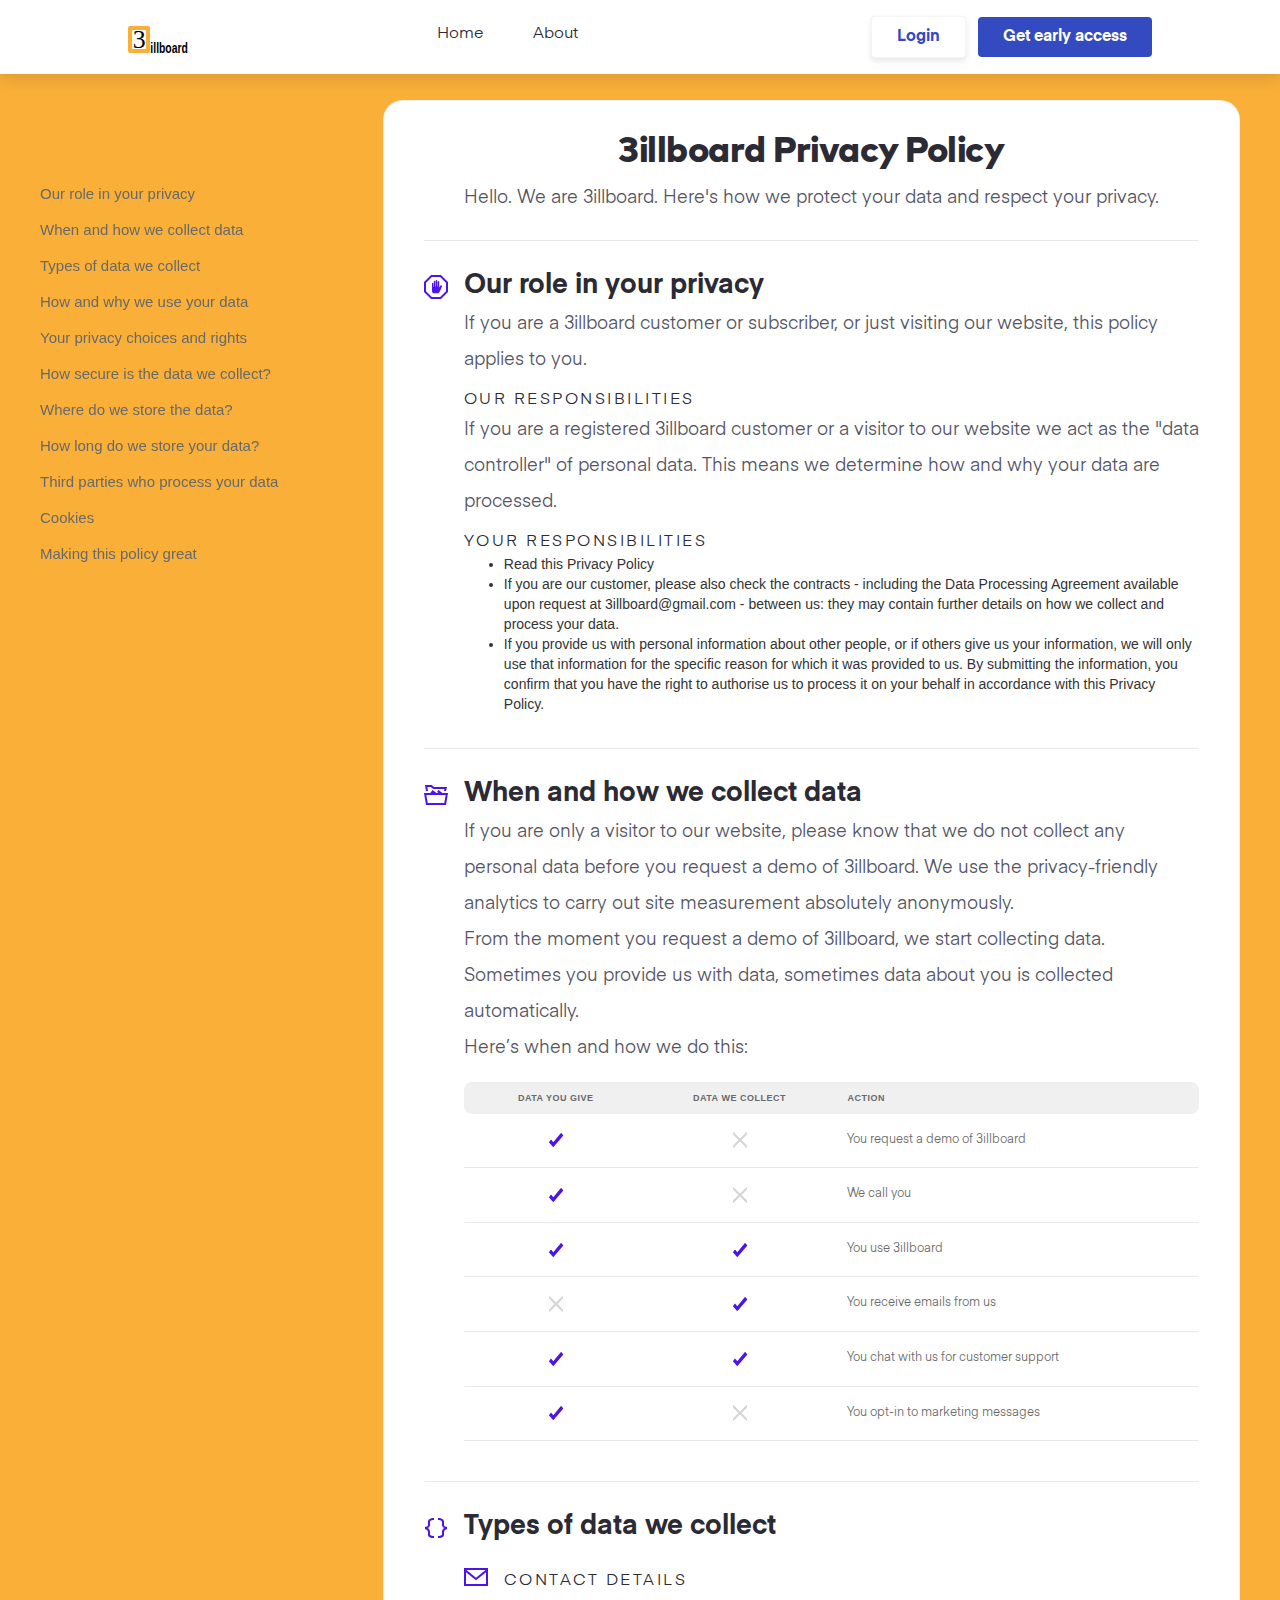
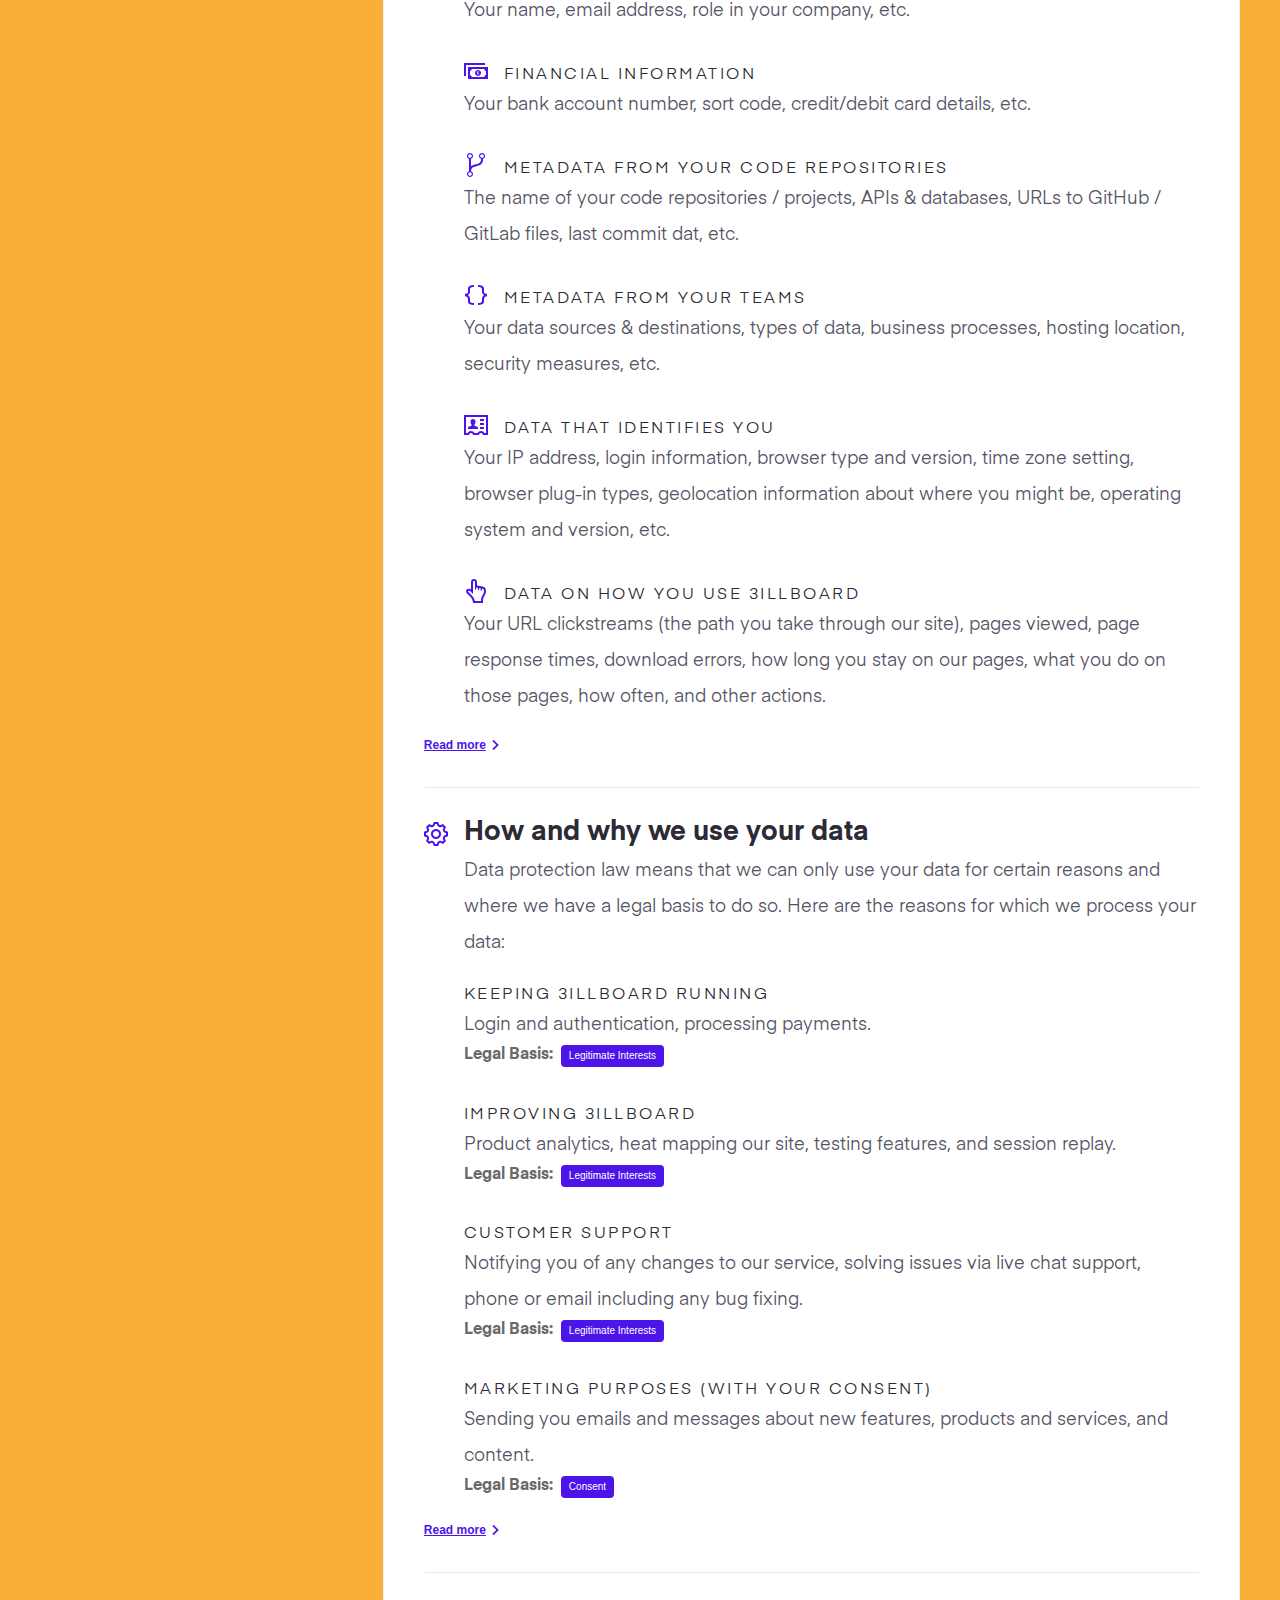
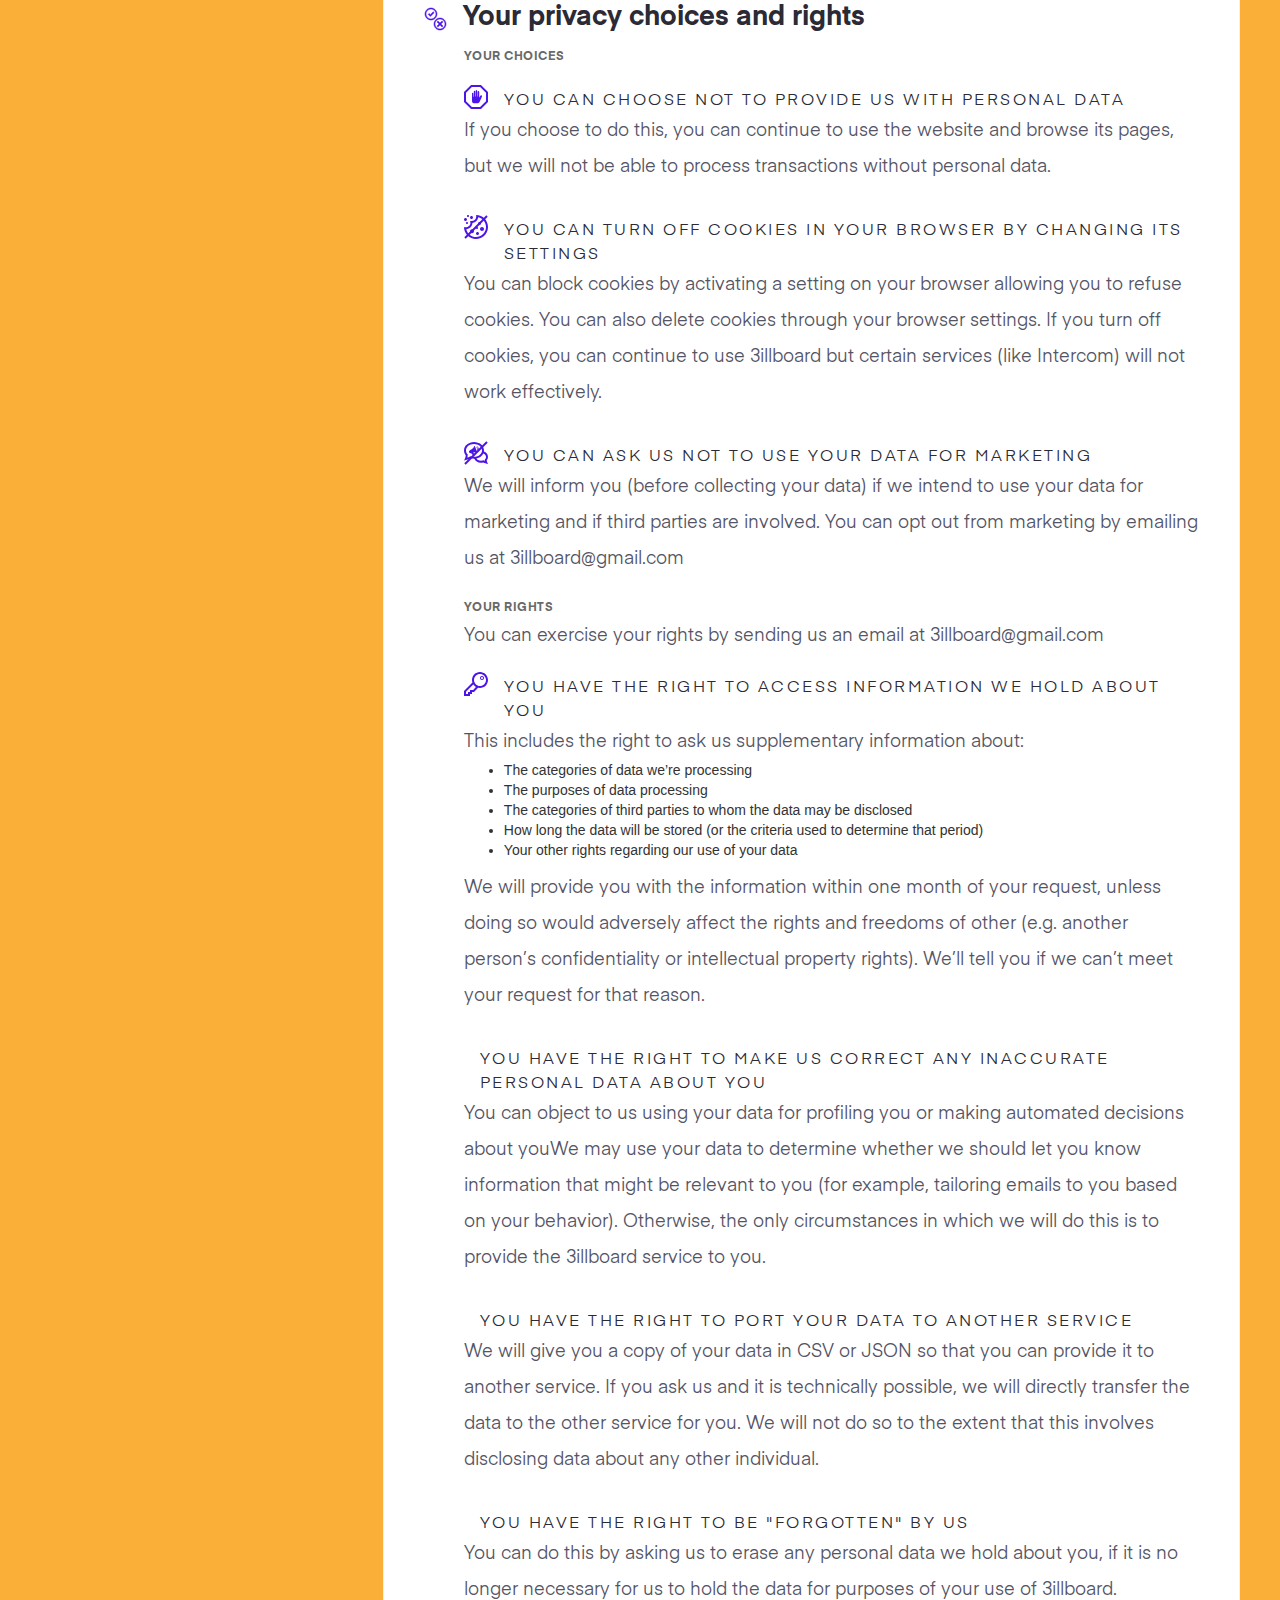
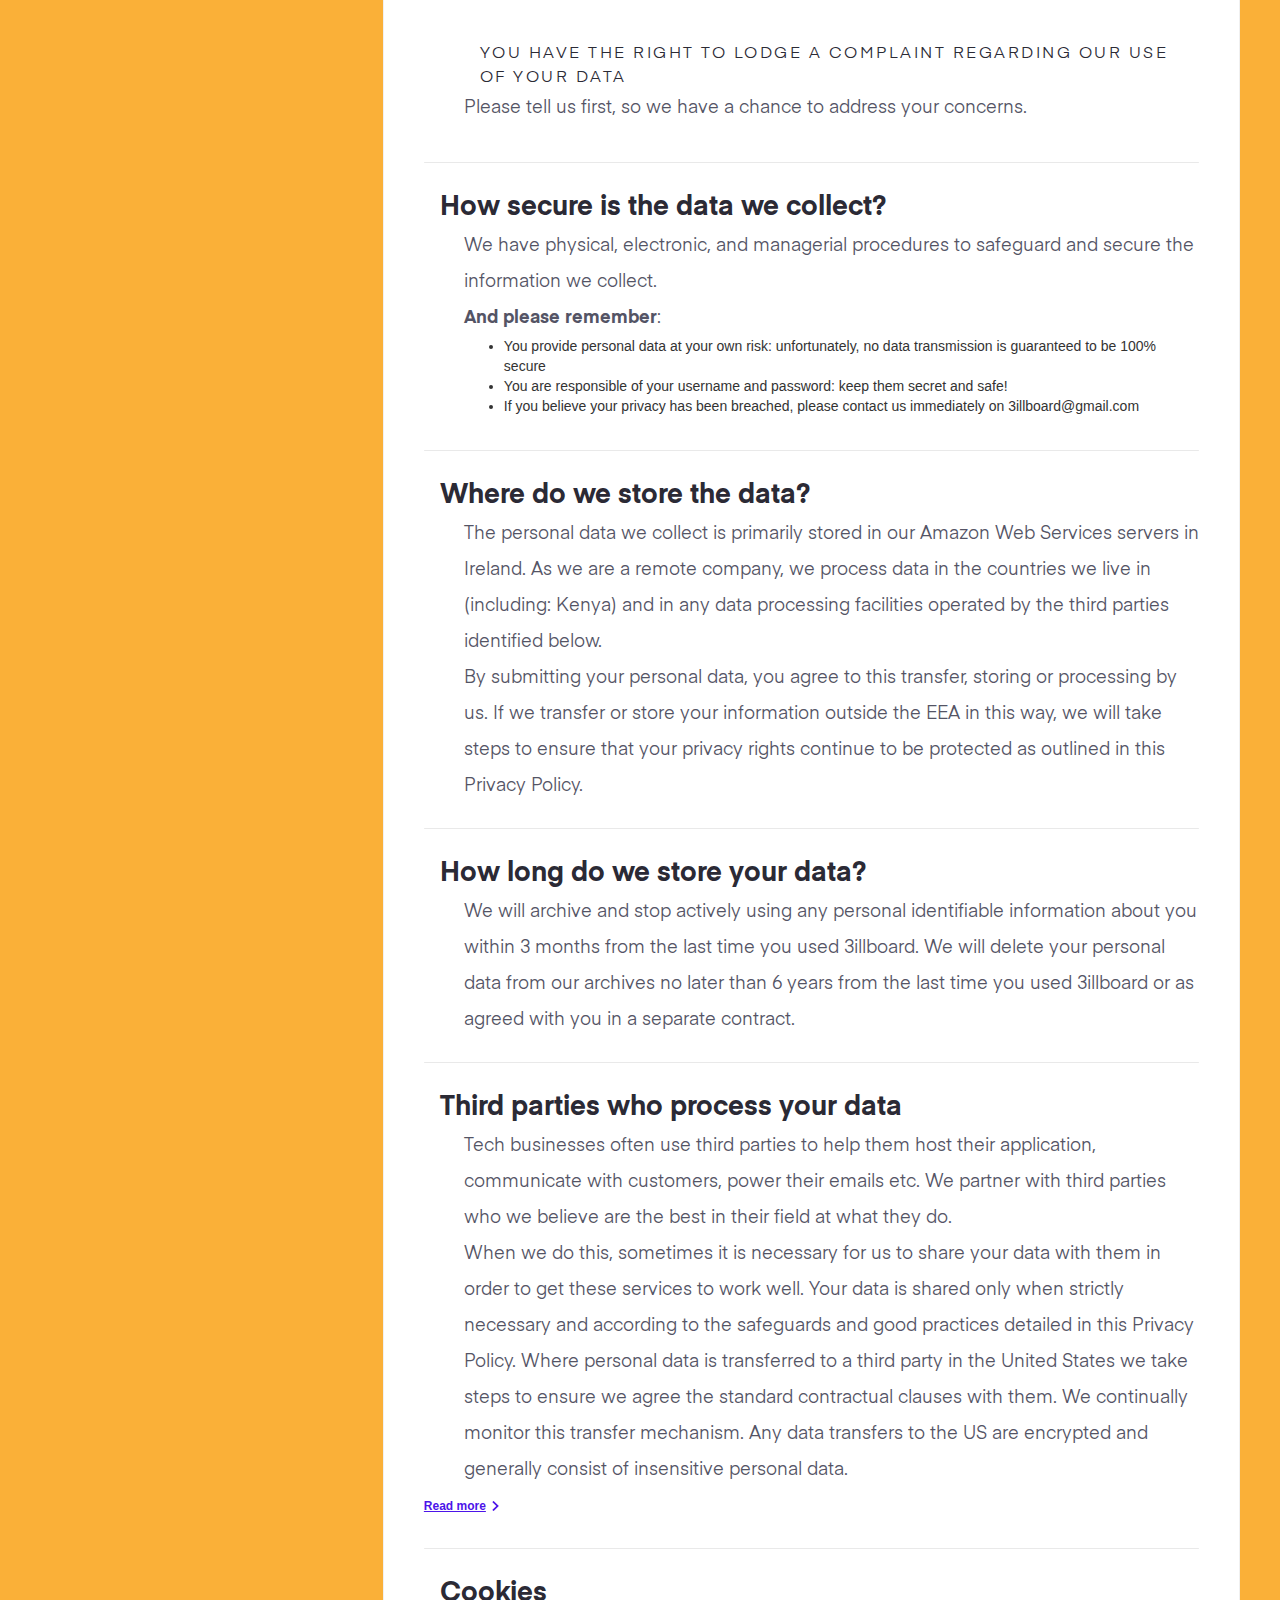
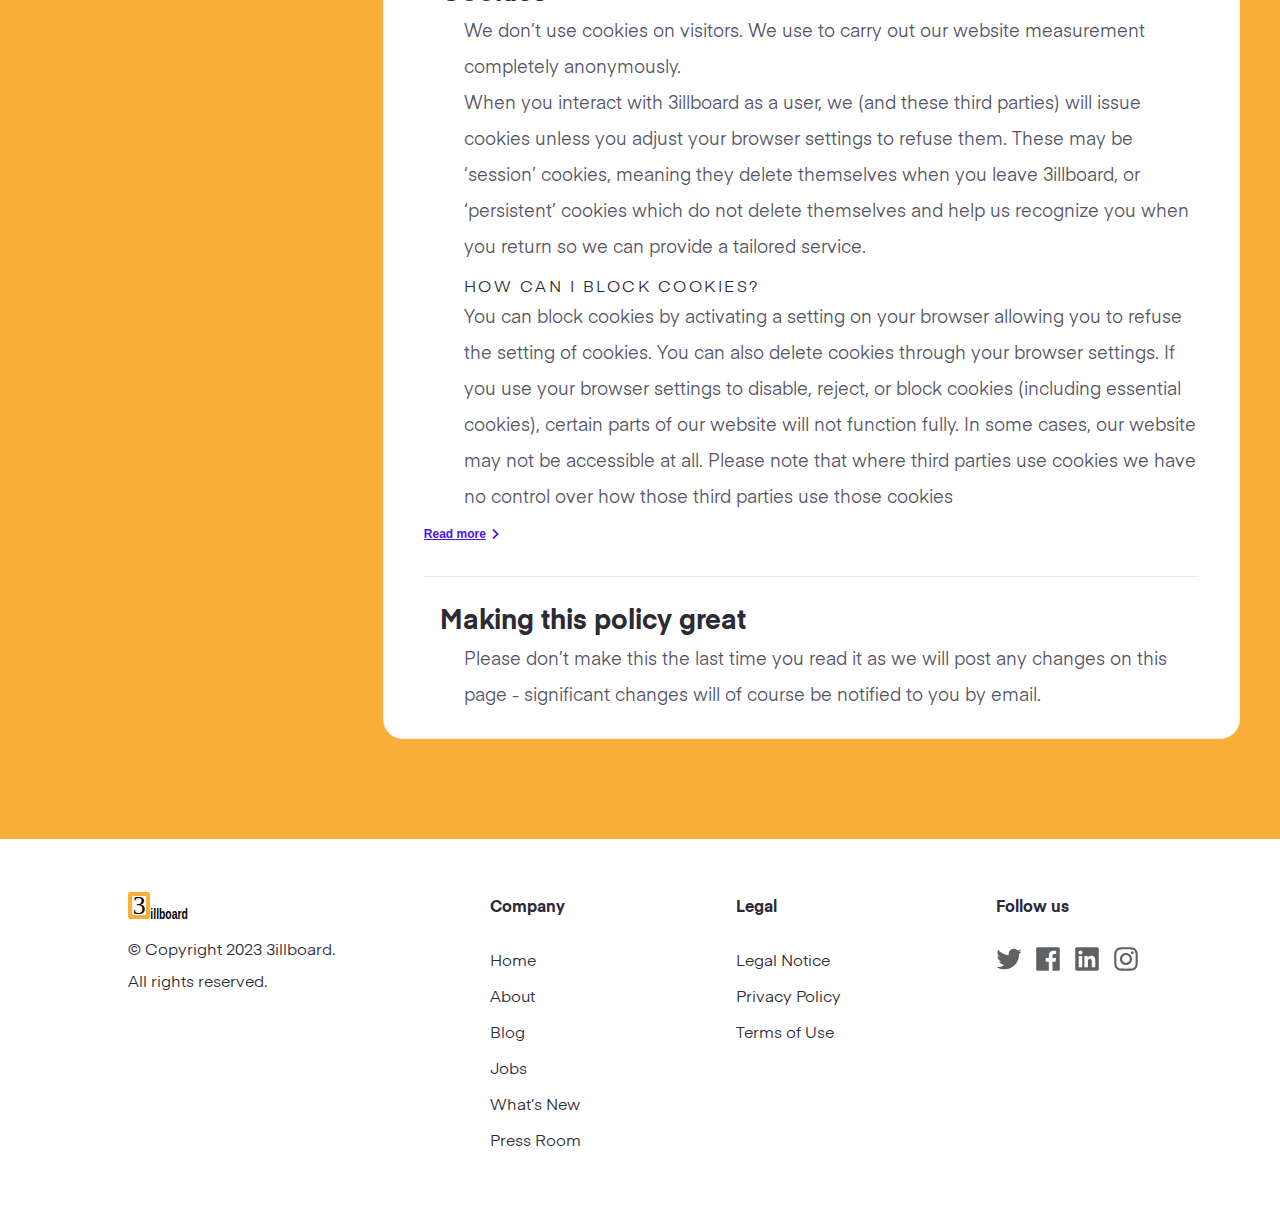
<file: privacy-policy.html>
<!DOCTYPE html><!--  This site was created in Webflow. https://www.webflow.com  -->
<!--  Last Published: Mon Sep 18 2023 23:04:53 GMT+0000 (Coordinated Universal Time)  -->
<html data-wf-page="65085415efbeb282d4611792" data-wf-site="64fa216b7d3ea37a73732bc5">
<head>
  <meta charset="utf-8">
  <title>Privacy Policy</title>
  <meta content="Privacy Policy" property="og:title">
  <meta content="Privacy Policy" property="twitter:title">
  <meta content="width=device-width, initial-scale=1" name="viewport">
  <meta content="Webflow" name="generator">
  <link href="css/normalize.css" rel="stylesheet" type="text/css">
  <link href="css/webflow.css" rel="stylesheet" type="text/css">
  <link href="css/tiers-stupendous-site.webflow.css" rel="stylesheet" type="text/css">
  <script type="text/javascript">!function(o,c){var n=c.documentElement,t=" w-mod-";n.className+=t+"js",("ontouchstart"in o||o.DocumentTouch&&c instanceof DocumentTouch)&&(n.className+=t+"touch")}(window,document);</script>
  <link href="images/favicon.ico" rel="shortcut icon" type="image/x-icon">
  <link href="images/webclip.png" rel="apple-touch-icon">
  <style>
body {
-webkit-font-smoothing: antialiased;
-moz-font-smoothing: antialiased;
-o-font-smoothing: antialiased;
}
</style>
</head>
<body>
  <div class="page-wrapper">
    <div data-collapse="medium" data-animation="default" data-duration="400" data-easing="ease" data-easing2="ease" role="banner" class="nav w-nav">
      <div class="nav__container w-container">
        <a href="index.html" id="w-node-_32e10129-2707-fa69-8e71-2a2e29fe89b8-29fe89b6" class="nav__logo w-nav-brand">
          <div class="nav__logo-image w-embed">
            <img width="150px" src='/images/3illboardLogo.svg' alt='logo' />
          </div>
        </a>
        <nav role="navigation" id="w-node-_32e10129-2707-fa69-8e71-2a2e29fe89ba-29fe89b6" class="nav__menu w-nav-menu">
          <a href="index.html" class="nav__link-div nav__link-div--black nav__link-div--space w-inline-block">
            <div class="nav__link">Home</div>
          </a>
          <a href="about.html" class="nav__link-div nav__link-div--black nav__link-div--space w-inline-block">
            <div class="nav__link">About</div>
          </a>
        </nav>
        <div id="w-node-_32e10129-2707-fa69-8e71-2a2e29fe89df-29fe89b6" class="nav__buttons">
          <a href="https://app.3illboard.com/login" class="button button--white-whitebg button--space button--nomobile w-button">Login</a>
          <a href="https://app.3illboard.com/login" class="button button--blue w-button">Get early access</a>
        </div>
        <div class="nav__mobilebutton w-nav-button">
          <div class="nav__mobileicon w-icon-nav-menu"></div>
        </div>
      </div>
    </div>
    <div class="nav-shadow"></div>
    <div class="privacy_section">
      <div class="container-7 w-container">
        <div class="w-layout-grid privacy_grid">
          <div id="w-node-_84ca5af8-9b56-a077-3e4b-07cfde394451-d4611792" class="sticky_menu_wrapper">
            <a href="#Our_Role_in_your_Privacy" class="sticky_menu_item">Our role in your privacy</a>
            <a href="#When_and_How_we_Collect_Data" class="sticky_menu_item">When and how we collect data</a>
            <a href="#Types-_of_Data_we_Collect" class="sticky_menu_item">Types of data we collect</a>
            <a href="#How_and_Why_we_Use_your_Data" class="sticky_menu_item">How and why we use your data</a>
            <a href="#Your_Privacy_Choices_and_Rights" class="sticky_menu_item">Your privacy choices and rights</a>
            <a href="#How-Secure_is_the_Data_we_Collect" class="sticky_menu_item">How secure is the data we collect?</a>
            <a href="#How-Secure_is_the_Data_we_Collect" class="sticky_menu_item">Where do we store the data?</a>
            <a href="#How_Long_do_we_Store_your_Data" class="sticky_menu_item">How long do we store your data?</a>
            <a href="#Third_Parties_who_Process_your_Data" class="sticky_menu_item">Third parties who process your data</a>
            <a href="#Cookies" class="sticky_menu_item">Cookies</a>
            <a href="#Making_this_Policy_Great" class="sticky_menu_item">Making this policy great</a>
          </div>
          <div id="w-node-_84ca5af8-9b56-a077-3e4b-07cfde394468-d4611792" class="privacy_content_wrapper">
            <div class="intro_wrapper">
              <h3>3illboard Privacy Policy</h3>
              <p class="paragraph_centered">Hello. We are 3illboard. Here&#x27;s how we protect your data and respect your privacy.</p>
            </div>
            <div id="Our_Role_in_your_Privacy" class="divider-2"></div>
            <div class="privacy-bloc our-role">
              <div class="header_section_wrapper"><img src="images/Stop.svg" loading="lazy" alt="" class="privacy_icon top-margin big">
                <h4>Our role in your privacy</h4>
              </div>
              <div class="content_wrapper">
                <p>If you are a 3illboard customer or subscriber, or just visiting our website, this policy applies to you.</p>
                <h5>Our responsibilities</h5>
                <p>If you are a registered 3illboard customer or a visitor to our website we act as the &quot;data controller&quot; of personal data. This means we determine how and why your data are processed.</p>
                <h5>Your responsibilities</h5>
                <ul role="list">
                  <li>Read this Privacy Policy</li>
                  <li>If you are our customer, please also check the contracts - including the Data Processing Agreement available upon request at 3illboard@gmail.com - between us: they may contain further details on how we collect and process your data.</li>
                  <li>If you provide us with personal information about other people, or if others give us your information, we will only use that information for the specific reason for which it was provided to us. By submitting the information, you confirm that you have the right to authorise us to process it on your behalf in accordance with this Privacy Policy.</li>
                </ul>
              </div>
            </div>
            <div id="When_and_How_we_Collect_Data" class="divider-2"></div>
            <div class="privacy-bloc collect-data">
              <div class="header_section_wrapper"><img src="images/Collect.svg" loading="lazy" alt="" class="privacy_icon top-margin big">
                <h4>When and how we collect data</h4>
              </div>
              <div class="content_wrapper">
                <p>If you are only a visitor to our website, please know that we do not collect any personal data before you request a demo of 3illboard. We use the privacy-friendly analytics to carry out site measurement absolutely anonymously.<br></p>
                <p>From the moment you request a demo of 3illboard, we start collecting data. Sometimes you provide us with data, sometimes data about you is collected automatically.<br></p>
                <p>Here’s when and how we do this:<br></p>
                <div class="datatable_mobile">
                  <div class="small_data_table">
                    <div class="small_dt_header">
                      <div class="small_datatable_header_atom">
                        <div class="datatable_category_name center">DATA YOU GIVE</div>
                      </div>
                      <div class="small_datatable_header_atom">
                        <div class="datatable_category_name center">DATA <br>WE COLLECT</div>
                      </div>
                      <div class="small_datatable_header_atom action">
                        <div class="datatable_category_name">ACTION</div>
                      </div>
                    </div>
                    <div class="small_datatable_line">
                      <div class="small_datatable_line_atom">
                        <div class="check on"></div>
                      </div>
                      <div class="small_datatable_line_atom">
                        <div class="check off"></div>
                      </div>
                      <div class="small_datatable_line_atom action">
                        <p class="datatable_text">You request a demo of Bearer<br></p>
                      </div>
                    </div>
                    <div class="divider-2 datatable"></div>
                    <div class="small_datatable_line">
                      <div class="small_datatable_line_atom">
                        <div class="check on"></div>
                      </div>
                      <div class="small_datatable_line_atom">
                        <div class="check off"></div>
                      </div>
                      <div class="small_datatable_line_atom action">
                        <p class="datatable_text">We call you<br></p>
                      </div>
                    </div>
                    <div class="divider-2 datatable"></div>
                    <div class="small_datatable_line">
                      <div class="small_datatable_line_atom">
                        <div class="check on"></div>
                      </div>
                      <div class="small_datatable_line_atom">
                        <div class="check on"></div>
                      </div>
                      <div class="small_datatable_line_atom action">
                        <p class="datatable_text">You use Bearer<br></p>
                      </div>
                    </div>
                    <div class="divider-2 datatable"></div>
                    <div class="small_datatable_line">
                      <div class="small_datatable_line_atom">
                        <div class="check off"></div>
                      </div>
                      <div class="small_datatable_line_atom">
                        <div class="check on"></div>
                      </div>
                      <div class="small_datatable_line_atom action">
                        <p class="datatable_text">You receive emails from us<br></p>
                      </div>
                    </div>
                    <div class="divider-2 datatable"></div>
                    <div class="small_datatable_line">
                      <div class="small_datatable_line_atom">
                        <div class="check on"></div>
                      </div>
                      <div class="small_datatable_line_atom">
                        <div class="check on"></div>
                      </div>
                      <div class="small_datatable_line_atom action">
                        <p class="datatable_text">You chat with us for customer support<br></p>
                      </div>
                    </div>
                    <div class="divider-2 datatable"></div>
                    <div class="small_datatable_line">
                      <div class="small_datatable_line_atom">
                        <div class="check on"></div>
                      </div>
                      <div class="small_datatable_line_atom">
                        <div class="check off"></div>
                      </div>
                      <div class="small_datatable_line_atom action">
                        <p class="datatable_text">You opt-in to marketing messages<br></p>
                      </div>
                    </div>
                  </div>
                </div>
                <div class="datatable_wrapper">
                  <div class="datatable_header">
                    <div class="datatable_header_atom data_give">
                      <div class="datatable_category_name">DATA YOU GIVE</div>
                    </div>
                    <div class="datatable_header_atom data_collect">
                      <div class="datatable_category_name">DATA WE COLLECT</div>
                    </div>
                    <div class="datatable_header_atom purpose">
                      <div class="datatable_category_name">ACTION</div>
                    </div>
                  </div>
                  <div class="datatable_line">
                    <div class="datatable_line_atom data_give">
                      <div class="check on"></div>
                    </div>
                    <div class="datatable_line_atom data_collect">
                      <div class="check off"></div>
                    </div>
                    <div class="datatable_line_atom purpose">
                      <p class="datatable_text">You request a demo of 3illboard<br></p>
                    </div>
                  </div>
                  <div class="divider-2 datatable"></div>
                  <div class="datatable_line">
                    <div class="datatable_line_atom data_give">
                      <div class="check on"></div>
                    </div>
                    <div class="datatable_line_atom data_collect">
                      <div class="check off"></div>
                    </div>
                    <div class="datatable_line_atom purpose">
                      <p class="datatable_text">We call you<br></p>
                    </div>
                  </div>
                  <div class="divider-2 datatable"></div>
                  <div class="datatable_line">
                    <div class="datatable_line_atom data_give">
                      <div class="check on"></div>
                    </div>
                    <div class="datatable_line_atom data_collect">
                      <div class="check on"></div>
                    </div>
                    <div class="datatable_line_atom purpose">
                      <p class="datatable_text">You use 3illboard<br></p>
                    </div>
                  </div>
                  <div class="divider-2 datatable"></div>
                  <div class="datatable_line">
                    <div class="datatable_line_atom data_give">
                      <div class="check off"></div>
                    </div>
                    <div class="datatable_line_atom data_collect">
                      <div class="check on"></div>
                    </div>
                    <div class="datatable_line_atom purpose">
                      <p class="datatable_text">You receive emails from us<br></p>
                    </div>
                  </div>
                  <div class="divider-2 datatable"></div>
                  <div class="datatable_line">
                    <div class="datatable_line_atom data_give">
                      <div class="check on"></div>
                    </div>
                    <div class="datatable_line_atom data_collect">
                      <div class="check on"></div>
                    </div>
                    <div class="datatable_line_atom purpose">
                      <p class="datatable_text">You chat with us for customer support<br></p>
                    </div>
                  </div>
                  <div class="divider-2 datatable"></div>
                  <div class="datatable_line">
                    <div class="datatable_line_atom data_give">
                      <div class="check on"></div>
                    </div>
                    <div class="datatable_line_atom data_collect">
                      <div class="check off"></div>
                    </div>
                    <div class="datatable_line_atom purpose">
                      <p class="datatable_text">You opt-in to marketing messages<br></p>
                    </div>
                  </div>
                  <div class="divider-2 datatable"></div>
                </div>
              </div>
            </div>
            <div id="Types-_of_Data_we_Collect" class="divider-2"></div>
            <div class="privacy-bloc datatype">
              <div class="header_section_wrapper"><img src="images/Metadata.svg" loading="lazy" alt="" class="privacy_icon top-margin big">
                <h4>Types of data we collect</h4>
              </div>
              <div class="content_wrapper">
                <div class="item_icon_wrapper">
                  <p>Your name, email address, role in your company, etc.<br></p>
                  <div class="item_icon_text"></div>
                  <div class="item_icon_header">
                    <h5>Contact details</h5><img src="images/Contact.svg" loading="lazy" alt="" class="privacy_icon top-margin">
                  </div>
                </div>
                <div class="item_icon_wrapper">
                  <div class="item_icon_text">
                    <p>Your bank account number, sort code, credit/debit card details, etc.<br></p>
                  </div>
                  <div class="item_icon_header">
                    <h5>Financial information</h5><img src="images/Financial.svg" loading="lazy" alt="" class="privacy_icon top-margin">
                  </div>
                </div>
                <div class="item_icon_wrapper">
                  <div class="item_icon_text">
                    <p>The name of your code repositories / projects, APIs &amp; databases, URLs to GitHub / GitLab files, last commit dat, etc.<br></p>
                  </div>
                  <div class="item_icon_header">
                    <h5>Metadata from your code repositories</h5><img src="images/Code.svg" loading="lazy" alt="" class="privacy_icon top-margin">
                  </div>
                </div>
                <div class="item_icon_wrapper">
                  <div class="item_icon_text">
                    <p>Your data sources &amp; destinations, types of data, business processes, hosting location, security measures, etc.<br></p>
                  </div>
                  <div class="item_icon_header">
                    <h5>Metadata from your teams</h5><img src="images/Metadata.svg" loading="lazy" alt="" class="privacy_icon top-margin">
                  </div>
                </div>
                <div class="item_icon_wrapper">
                  <div class="item_icon_text">
                    <p>Your IP address, login information, browser type and version, time zone setting, browser plug-in types, geolocation information about where you might be, operating system and version, etc.<br></p>
                  </div>
                  <div class="item_icon_header">
                    <h5>Data that identifies you</h5><img src="images/ID.svg" loading="lazy" alt="" class="privacy_icon top-margin">
                  </div>
                </div>
                <div class="item_icon_wrapper">
                  <div class="item_icon_text">
                    <p>Your URL clickstreams (the path you take through our site), pages viewed, page response times, download errors, how long you stay on our pages, what you do on those pages, how often, and other actions.<br></p>
                  </div>
                  <div class="item_icon_header">
                    <h5>Data on how you use 3illboard</h5><img src="images/Usage.svg" loading="lazy" alt="" class="privacy_icon top-margin">
                  </div>
                </div>
              </div>
              <div class="accordion_item">
                <div data-w-id="84ca5af8-9b56-a077-3e4b-07cfde394562" class="accordion_trigger">
                  <div class="read_more_text">Read more</div><img src="images/ArrowRight.svg" loading="lazy" style="-webkit-transform:translate3d(0, 0, 0) scale3d(1, 1, 1) rotateX(0) rotateY(0) rotateZ(-90deg) skew(0, 0);-moz-transform:translate3d(0, 0, 0) scale3d(1, 1, 1) rotateX(0) rotateY(0) rotateZ(-90deg) skew(0, 0);-ms-transform:translate3d(0, 0, 0) scale3d(1, 1, 1) rotateX(0) rotateY(0) rotateZ(-90deg) skew(0, 0);transform:translate3d(0, 0, 0) scale3d(1, 1, 1) rotateX(0) rotateY(0) rotateZ(-90deg) skew(0, 0)" alt="" class="arrow">
                </div>
                <div style="height:0px" class="accordion_content">
                  <div class="read_more_data_wrapper">
                    <div class="item_icon_wrapper">
                      <div class="item_icon_text">
                        <p>We don’t collect any &quot;sensitive data&quot; about you (like racial or ethnic origin, political opinions, religious/philosophical beliefs, trade union membership, genetic data, biometric data, health data, data about your sexual life or orientation, and offences or alleged offences).<br></p>
                      </div>
                      <div class="item_icon_header">
                        <h5>What about really sensitive data?</h5><img src="images/Warning.svg" loading="lazy" alt="" class="privacy_icon top-margin">
                      </div>
                    </div>
                    <div class="item_icon_wrapper">
                      <div class="item_icon_text">
                        <p>3illboard is a business-to-business service directed to and intended for use only by those who are 18 years of age or over. We do not target 3illboard at children, and we do not knowingly collect any personal data from any person under 16 years of age.<br></p>
                      </div>
                      <div class="item_icon_header">
                        <h5>What about children’s data?</h5><img src="images/Children.svg" loading="lazy" alt="" class="privacy_icon top-margin">
                      </div>
                    </div>
                  </div>
                  <div class="read_more_line"></div>
                </div>
              </div>
            </div>
            <div id="How_and_Why_we_Use_your_Data" class="divider-2"></div>
            <div class="privacy-bloc how_and_why">
              <div class="header_section_wrapper"><img src="images/Data-Use.svg" loading="lazy" alt="" class="privacy_icon top-margin big">
                <h4>How and why we use your data</h4>
              </div>
              <div class="content_wrapper">
                <p>Data protection law means that we can only use your data for certain reasons and where we have a legal basis to do so. Here are the reasons for which we process your data:</p>
                <div class="data_reason_wrapper">
                  <h5>Keeping 3illboard Running</h5>
                  <p>Login and authentication, processing payments.</p>
                  <div class="legal_basis_wrapper">
                    <h6 class="legal_basis_text">Legal Basis:</h6>
                    <a href="#Legitimate_Interests" data-w-id="84ca5af8-9b56-a077-3e4b-07cfde39458c" class="mini_button w-button">Legitimate Interests<br></a>
                  </div>
                </div>
                <div class="data_reason_wrapper">
                  <h5>Improving 3illboard</h5>
                  <p>Product analytics, heat mapping our site, testing features, and session replay.<br></p>
                  <div class="legal_basis_wrapper">
                    <h6 class="legal_basis_text">Legal Basis:</h6>
                    <a href="#Legitimate_Interests" data-w-id="84ca5af8-9b56-a077-3e4b-07cfde394598" class="mini_button w-button">Legitimate Interests<br></a>
                  </div>
                </div>
                <div class="data_reason_wrapper">
                  <h5>Customer Support</h5>
                  <p>Notifying you of any changes to our service, solving issues via live chat support, phone or email including any bug fixing.<br></p>
                  <div class="legal_basis_wrapper">
                    <h6 class="legal_basis_text">Legal Basis:</h6>
                    <a href="#Legitimate_Interests" data-w-id="84ca5af8-9b56-a077-3e4b-07cfde3945a4" class="mini_button w-button">Legitimate Interests<br></a>
                  </div>
                </div>
                <div class="data_reason_wrapper">
                  <h5>Marketing Purposes (With your Consent)</h5>
                  <p>Sending you emails and messages about new features, products and services, and content.<br></p>
                  <div class="legal_basis_wrapper">
                    <h6 class="legal_basis_text">Legal Basis:</h6>
                    <a href="#Consent" data-w-id="84ca5af8-9b56-a077-3e4b-07cfde3945b0" class="mini_button w-button">Consent<br></a>
                  </div>
                </div>
              </div>
              <div class="accordion_item">
                <div data-w-id="84ca5af8-9b56-a077-3e4b-07cfde3945b4" class="accordion_trigger _2">
                  <div class="read_more_text">Read more</div><img src="images/ArrowRight.svg" loading="lazy" style="-webkit-transform:translate3d(0, 0, 0) scale3d(1, 1, 1) rotateX(0) rotateY(0) rotateZ(-90deg) skew(0, 0);-moz-transform:translate3d(0, 0, 0) scale3d(1, 1, 1) rotateX(0) rotateY(0) rotateZ(-90deg) skew(0, 0);-ms-transform:translate3d(0, 0, 0) scale3d(1, 1, 1) rotateX(0) rotateY(0) rotateZ(-90deg) skew(0, 0);transform:translate3d(0, 0, 0) scale3d(1, 1, 1) rotateX(0) rotateY(0) rotateZ(-90deg) skew(0, 0)" data-w-id="84ca5af8-9b56-a077-3e4b-07cfde3945b7" alt="" class="arrow legal_bases">
                </div>
                <div data-w-id="84ca5af8-9b56-a077-3e4b-07cfde3945b8" style="height:0px" class="accordion_content _2">
                  <div class="legal_bases_meaning_wrapper">
                    <div class="legal_bases_meaning_tilte_wrapper">
                      <h5 class="h5_alt">Here is what each of these &quot;legal bases&quot; mean:</h5>
                    </div>
                    <h5 id="Consent">Consent</h5>
                    <p>You have given clear consent for you to process your personal data for a specific purpose.<br></p>
                    <h5>You can change your mind!</h5>
                    <p>If you have previously given consent to our processing your data you can freely withdraw such consent at any time. You can do this by emailing us at 3illboard@gmail.com<br></p>
                    <p>If you do withdraw your consent, and if we do not have another legal basis for processing your information, then we will stop processing your personal data. If we do have another legal basis for processing your information, then we may continue to do so subject to your legal rights.<br></p>
                    <h5 id="Legitimate_Interests">Legitimate interests</h5>
                    <p>Processing your data is necessary for our legitimate interests or the legitimate interests of a third party, provided those interests are not outweighed by your rights and interests. These legitimate interests are:<br></p>
                    <ul role="list">
                      <li>Gaining insights from your behaviour on our website or in our app.</li>
                      <li>Delivering, developing and improving the 3illboard service.</li>
                      <li>Enabling us to enhance, customise or modify our services and comms.</li>
                      <li>Determining whether marketing campaigns are effective.</li>
                      <li>Enhancing data security.</li>
                    </ul>
                    <p>In each case, these legitimate interests are only valid if they are not outweighed by your rights and interests.<br></p>
                  </div>
                  <div class="read_more_line"></div>
                </div>
              </div>
            </div>
            <div id="Your_Privacy_Choices_and_Rights" class="divider-2"></div>
            <div class="privacy-bloc privacy_choices_rights">
              <div class="header_section_wrapper"><img src="images/Choices_Rights.svg" loading="lazy" alt="" class="privacy_icon top-margin big">
                <h4>Your privacy choices and rights</h4>
              </div>
              <div class="content_wrapper">
                <h5 class="h5_alt">YOUR CHOICES</h5>
                <div class="item_icon_wrapper">
                  <div class="item_icon_text">
                    <p>If you choose to do this, you can continue to use the website and browse its pages, but we will not be able to process transactions without personal data.</p>
                  </div>
                  <div class="item_icon_header">
                    <h5>You can choose not to provide us with personal data</h5><img src="images/Stop.svg" loading="lazy" alt="" class="privacy_icon top-margin">
                  </div>
                </div>
                <div class="item_icon_wrapper">
                  <div class="item_icon_text">
                    <p>You can block cookies by activating a setting on your browser allowing you to refuse cookies. You can also delete cookies through your browser settings. If you turn off cookies, you can continue to use 3illboard but certain services (like Intercom) will not work effectively.</p>
                  </div>
                  <div class="item_icon_header">
                    <h5>You can turn off cookies in your browser by changing its settings</h5><img src="images/No-Cookie.svg" loading="lazy" alt="" class="privacy_icon top-margin">
                  </div>
                </div>
                <div class="item_icon_wrapper">
                  <div>
                    <p>We will inform you (before collecting your data) if we intend to use your data for marketing and if third parties are involved. You can opt out from marketing by emailing us at 3illboard@gmail.com</p>
                  </div>
                  <div class="item_icon_header">
                    <h5>You can ask us not to use your data for marketing</h5><img src="images/No-Marketing.svg" loading="lazy" alt="" class="privacy_icon top-margin">
                  </div>
                </div>
                <h5 class="h5_alt">Your Rights</h5>
                <p>You can exercise your rights by sending us an email at 3illboard@gmail.com</p>
                <div class="item_icon_wrapper">
                  <div class="item_icon_text">
                    <p>This includes the right to ask us supplementary information about:<br></p>
                    <ul role="list">
                      <li>The categories of data we’re processing</li>
                      <li>The purposes of data processing</li>
                      <li>The categories of third parties to whom the data may be disclosed</li>
                      <li>How long the data will be stored (or the criteria used to determine that period)</li>
                      <li>Your other rights regarding our use of your data</li>
                    </ul>
                    <p>We will provide you with the information within one month of your request, unless doing so would adversely affect the rights and freedoms of other (e.g. another person’s confidentiality or intellectual property rights). We’ll tell you if we can’t meet your request for that reason.<br></p>
                  </div>
                  <div class="item_icon_header">
                    <h5>You have the right to access information we hold about you</h5><img src="images/Key.svg" loading="lazy" alt="" class="privacy_icon top-margin">
                  </div>
                </div>
                <div class="item_icon_wrapper">
                  <div class="item_icon_text">
                    <p>You can object to us using your data for profiling you or making automated decisions about youWe may use your data to determine whether we should let you know information that might be relevant to you (for example, tailoring emails to you based on your behavior). Otherwise, the only circumstances in which we will do this is to provide the 3illboard service to you.</p>
                  </div>
                  <div class="item_icon_header">
                    <h5>You have the right to make us correct any inaccurate personal data about you</h5><img src="images/Erase.svg" loading="lazy" alt="" class="privacy_icon top-margin">
                  </div>
                </div>
                <div class="item_icon_wrapper">
                  <div class="item_icon_text">
                    <p>We will give you a copy of your data in CSV or JSON so that you can provide it to another service. If you ask us and it is technically possible, we will directly transfer the data to the other service for you. We will not do so to the extent that this involves disclosing data about any other individual.</p>
                  </div>
                  <div class="item_icon_header">
                    <h5>You have the right to port your data to another service</h5><img src="images/Change.svg" loading="lazy" alt="" class="privacy_icon top-margin">
                  </div>
                </div>
                <div class="item_icon_wrapper">
                  <div class="item_icon_text">
                    <p>You can do this by asking us to erase any personal data we hold about you, if it is no longer necessary for us to hold the data for purposes of your use of 3illboard.</p>
                  </div>
                  <div class="item_icon_header">
                    <h5>You have the right to be &quot;forgotten&quot; by us</h5><img src="images/Delete.svg" loading="lazy" alt="" class="privacy_icon top-margin">
                  </div>
                </div>
                <div class="item_icon_wrapper">
                  <div class="item_icon_text">
                    <p>Please tell us first, so we have a chance to address your concerns. </p>
                  </div>
                  <div class="item_icon_header">
                    <h5>You have the right to lodge a complaint regarding our use of your data</h5><img src="images/Angry.svg" loading="lazy" alt="" class="privacy_icon top-margin">
                  </div>
                </div>
              </div>
            </div>
            <div id="How-Secure_is_the_Data_we_Collect" class="divider-2"></div>
            <div class="privacy-bloc data_storage">
              <div class="header_section_wrapper"><img src="images/Lock.svg" loading="lazy" alt="" class="privacy_icon top-margin big">
                <h4>How secure is the data we collect?</h4>
              </div>
              <div class="content_wrapper">
                <p>We have physical, electronic, and managerial procedures to safeguard and secure the information we collect.<br></p>
                <p><strong>And please remember</strong>:<br></p>
                <ul role="list">
                  <li>You provide personal data at your own risk: unfortunately, no data transmission is guaranteed to be 100% secure</li>
                  <li>You are responsible of your username and password: keep them secret and safe!</li>
                  <li>If you believe your privacy has been breached, please contact us immediately on 3illboard@gmail.com</li>
                </ul>
              </div>
            </div>
            <div id="Where_do_we_Store_the_Data" class="divider-2"></div>
            <div class="privacy-bloc data_storage">
              <div class="header_section_wrapper"><img src="images/World.svg" loading="lazy" alt="" class="privacy_icon top-margin big">
                <h4>Where do we store the data?</h4>
              </div>
              <div class="content_wrapper">
                <p>The personal data we collect is primarily stored in our Amazon Web Services servers in Ireland. As we are a remote company, we process data in the countries we live in (including: Kenya) and in any data processing facilities operated by the third parties identified below.<br></p>
                <p>By submitting your personal data, you agree to this transfer, storing or processing by us. If we transfer or store your information outside the EEA in this way, we will take steps to ensure that your privacy rights continue to be protected as outlined in this Privacy Policy.<br></p>
              </div>
            </div>
            <div id="How_Long_do_we_Store_your_Data" class="divider-2"></div>
            <div class="privacy-bloc third_parties">
              <div class="header_section_wrapper"><img src="images/Hourglass.svg" loading="lazy" alt="" class="privacy_icon top-margin big">
                <h4>How long do we store your data?</h4>
              </div>
              <div class="content_wrapper">
                <p>We will archive and stop actively using any personal identifiable information about you within 3 months from the last time you used 3illboard. We will delete your personal data from our archives no later than 6 years from the last time you used 3illboard or as agreed with you in a separate contract.<br></p>
              </div>
            </div>
            <div id="Third_Parties_who_Process_your_Data" class="divider-2"></div>
            <div class="privacy-bloc third_parties">
              <div class="header_section_wrapper"><img src="images/Third-Party.svg" loading="lazy" alt="" class="privacy_icon top-margin big">
                <h4>Third parties who process your data</h4>
              </div>
              <div class="content_wrapper">
                <p>Tech businesses often use third parties to help them host their application, communicate with customers, power their emails etc. We partner with third parties who we believe are the best in their field at what they do.<br></p>
                <p>When we do this, sometimes it is necessary for us to share your data with them in order to get these services to work well. Your data is shared only when strictly necessary and according to the safeguards and good practices detailed in this Privacy Policy. Where personal data is transferred to a third party in the United States we take steps to ensure we agree the standard contractual clauses with them. We continually monitor this transfer mechanism. Any data transfers to the US are encrypted and generally consist of insensitive personal data.<br></p>
              </div>
              <div class="accordion_item">
                <div data-w-id="84ca5af8-9b56-a077-3e4b-07cfde394676" class="accordion_trigger">
                  <div class="read_more_text">Read more</div><img src="images/ArrowRight.svg" loading="lazy" style="-webkit-transform:translate3d(0, 0, 0) scale3d(1, 1, 1) rotateX(0) rotateY(0) rotateZ(-90deg) skew(0, 0);-moz-transform:translate3d(0, 0, 0) scale3d(1, 1, 1) rotateX(0) rotateY(0) rotateZ(-90deg) skew(0, 0);-ms-transform:translate3d(0, 0, 0) scale3d(1, 1, 1) rotateX(0) rotateY(0) rotateZ(-90deg) skew(0, 0);transform:translate3d(0, 0, 0) scale3d(1, 1, 1) rotateX(0) rotateY(0) rotateZ(-90deg) skew(0, 0)" alt="" class="arrow">
                </div>
                <div style="height:0px" class="accordion_content">
                  <div class="read_more_content_wrapper">
                    <p>Here are the details of our main third-party service providers, and what data they collect or we share with them, where they store the data and why they need it:</p>
                    <h5>Infrastructure</h5>
                    <div class="datatable_mobile">
                      <div class="datatable_mobile_item">
                        <div class="divider-2 datatable mobile"></div>
                        <div class="datatable_header_mobile">
                          <h5>Amazon Web Services, Inc</h5>
                          <a href="https://aws.amazon.com/privacy/" target="_blank" class="mini_button privacy_policy w-button">Privacy Policy<br></a>
                        </div>
                        <div class="datatable_category_name mobile">Data collected or shared</div>
                        <ul role="list" class="list_datatable mobile">
                          <li class="list_item_privacy datatable_text">Contact details</li>
                          <li class="list_item_privacy datatable_text">Metadata from your source code</li>
                          <li class="list_item_privacy datatable_text">Data that identifies you</li>
                        </ul>
                        <div class="datatable_category_name mobile">Purpose</div>
                        <p class="datatable_text mobile">This is a web hosting provider: we use it to store data you generate by using the service securely in the cloud.<br></p>
                        <div class="datatable_category_name mobile">Place of processing</div>
                        <p class="datatable_text mobile">EU (Ireland)<br></p>
                        <div class="divider-2 datatable mobile"></div>
                      </div>
                    </div>
                    <div class="datatable_wrapper">
                      <div class="datatable_header">
                        <div class="datatable_header_atom service_provider third_party">
                          <div class="datatable_category_name">SERVICE PROVIDER</div>
                        </div>
                        <div class="datatable_header_atom data_collected_shared">
                          <div class="datatable_category_name">Data collected or shared</div>
                        </div>
                        <div class="datatable_header_atom purpose third_party">
                          <div class="datatable_category_name">Purpose</div>
                        </div>
                        <div class="datatable_header_atom place_processing">
                          <div class="datatable_category_name">Place of processing</div>
                        </div>
                      </div>
                      <div class="datatable_line">
                        <div class="datatable_line_atom service_provider">
                          <p class="datatable_text bold">Amazon Web Services, Inc.</p>
                          <a href="https://aws.amazon.com/privacy/" target="_blank" class="mini_button privacy_policy w-button">Privacy Policy<br></a>
                        </div>
                        <div class="datatable_line_atom data_collected_shared">
                          <ul role="list" class="list_datatable">
                            <li class="list_item_privacy datatable_text">Contact details</li>
                            <li class="list_item_privacy datatable_text">Metadata from your source code</li>
                            <li class="list_item_privacy datatable_text">Data that identifies you</li>
                          </ul>
                        </div>
                        <div class="datatable_line_atom purpose third_party">
                          <p class="datatable_text">This is a web hosting provider: we use it to store data you generate by using the service securely in the cloud.<br></p>
                        </div>
                        <div class="datatable_line_atom place_processing">
                          <p class="datatable_text">EEA (Ireland)<br></p>
                        </div>
                      </div>
                    </div>
                    <h5 class="h5_top_margin">Integrations (by your request)</h5>
                    <div class="datatable_mobile">
                      <div class="datatable_mobile_item">
                        <div class="divider-2 datatable mobile"></div>
                        <div class="datatable_header_mobile">
                          <h5>WorkOS, Inc.</h5>
                          <a href="https://workos.com/privacy" target="_blank" class="mini_button privacy_policy w-button">Privacy Policy<br></a>
                        </div>
                        <div class="datatable_category_name mobile">Data collected or shared</div>
                        <ul role="list" class="list_datatable mobile">
                          <li class="list_item_privacy datatable_text">Data that identifies you</li>
                        </ul>
                        <div class="datatable_category_name mobile">Purpose</div>
                        <p class="datatable_text mobile">This enables users to authenticate via Single Sign-On.<br></p>
                        <div class="datatable_category_name mobile">Place of processing</div>
                        <p class="datatable_text mobile">US<br></p>
                        <div class="divider-2 datatable mobile"></div>
                      </div>
                    </div>
                    <div class="datatable_wrapper">
                      <div class="datatable_header">
                        <div class="datatable_header_atom service_provider third_party">
                          <div class="datatable_category_name">SERVICE PROVIDER</div>
                        </div>
                        <div class="datatable_header_atom data_collected_shared">
                          <div class="datatable_category_name">Data collected or shared</div>
                        </div>
                        <div class="datatable_header_atom purpose third_party">
                          <div class="datatable_category_name">Purpose</div>
                        </div>
                        <div class="datatable_header_atom place_processing">
                          <div class="datatable_category_name">Place of processing</div>
                        </div>
                      </div>
                      <div class="datatable_line">
                        <div class="datatable_line_atom service_provider">
                          <p class="datatable_text bold">WorkOS, Inc.</p>
                          <a href="https://workos.com/privacy" target="_blank" class="mini_button privacy_policy w-button">Privacy Policy<br></a>
                        </div>
                        <div class="datatable_line_atom data_collected_shared">
                          <ul role="list" class="list_datatable">
                            <li class="list_item_privacy datatable_text">Data that identifies you</li>
                          </ul>
                        </div>
                        <div class="datatable_line_atom purpose third_party">
                          <p class="datatable_text">This enables users to authenticate via Single Sign-On.<br></p>
                        </div>
                        <div class="datatable_line_atom place_processing">
                          <p class="datatable_text">US<br></p>
                        </div>
                      </div>
                    </div>
                    <h5 class="h5_top_margin">Communications</h5>
                    <div class="datatable_mobile">
                      <div class="datatable_mobile_item">
                        <div class="divider-2 datatable mobile"></div>
                        <div class="datatable_header_mobile">
                          <h5>Intercom, Inc.</h5>
                          <a href="https://www.intercom.com/legal/privacy" target="_blank" class="mini_button privacy_policy w-button">Privacy Policy<br></a>
                        </div>
                        <div class="datatable_category_name mobile">Data collected or shared</div>
                        <ul role="list" class="list_datatable mobile">
                          <li class="list_item_privacy datatable_text">Contact details</li>
                          <li class="list_item_privacy datatable_text">How you use Bearer</li>
                          <li class="list_item_privacy datatable_text">Cookies</li>
                        </ul>
                        <div class="datatable_category_name mobile">Purpose</div>
                        <p class="datatable_text mobile">We use this service for customer communications, user interaction and helpdesk assistance.<br></p>
                        <div class="datatable_category_name mobile">Place of processing</div>
                        <p class="datatable_text mobile">US<br></p>
                        <div class="divider-2 datatable mobile"></div>
                      </div>
                      <div class="datatable_mobile_item">
                        <div class="datatable_header_mobile">
                          <h5>Outreach, Inc.</h5>
                          <a href="https://www.outreach.io/privacy-policy" target="_blank" class="mini_button privacy_policy w-button">Privacy Policy<br></a>
                        </div>
                        <div class="datatable_category_name mobile">Data collected or shared</div>
                        <ul role="list" class="list_datatable mobile">
                          <li class="list_item_privacy datatable_text">Contact details</li>
                          <li class="list_item_privacy datatable_text">How you use Bearer</li>
                        </ul>
                        <div class="datatable_category_name mobile">Purpose</div>
                        <p class="datatable_text mobile">We use this service for customer communications.<br></p>
                        <div class="datatable_category_name mobile">Place of processing</div>
                        <p class="datatable_text mobile">US<br></p>
                        <div class="divider-2 datatable mobile"></div>
                      </div>
                      <div class="datatable_mobile_item">
                        <div class="datatable_header_mobile">
                          <h5>Salesforce, Inc.</h5>
                          <a href="https://www.salesforce.com/eu/company/privacy/" target="_blank" class="mini_button privacy_policy w-button">Privacy Policy<br></a>
                        </div>
                        <div class="datatable_category_name mobile">Data collected or shared</div>
                        <ul role="list" class="list_datatable mobile">
                          <li class="list_item_privacy datatable_text">Contact details</li>
                          <li class="list_item_privacy datatable_text">How you use Bearer</li>
                        </ul>
                        <div class="datatable_category_name mobile">Purpose</div>
                        <p class="datatable_text mobile">We use this service for customer communications, user interaction and helpdesk assistance.<br></p>
                        <div class="datatable_category_name mobile">Place of processing</div>
                        <p class="datatable_text mobile">US<br></p>
                        <div class="divider-2 datatable mobile"></div>
                      </div>
                      <div class="datatable_mobile_item">
                        <div class="datatable_header_mobile">
                          <h5>Twilio, Inc.</h5>
                          <a href="https://www.salesforce.com/eu/company/privacy/" target="_blank" class="mini_button privacy_policy w-button">Privacy Policy<br></a>
                        </div>
                        <div class="datatable_category_name mobile">Data collected or shared</div>
                        <ul role="list" class="list_datatable mobile">
                          <li class="list_item_privacy datatable_text">Contact details</li>
                          <li class="list_item_privacy datatable_text">How you use Bearer</li>
                        </ul>
                        <div class="datatable_category_name mobile">Purpose</div>
                        <p class="datatable_text mobile">We use this service for sending, storing and tracking emails.<br></p>
                        <div class="datatable_category_name mobile">Place of processing</div>
                        <p class="datatable_text mobile">US<br></p>
                        <div class="divider-2 datatable mobile"></div>
                      </div>
                    </div>
                    <div class="datatable_wrapper">
                      <div class="datatable_header">
                        <div class="datatable_header_atom service_provider third_party">
                          <div class="datatable_category_name">SERVICE PROVIDER</div>
                        </div>
                        <div class="datatable_header_atom data_collected_shared">
                          <div class="datatable_category_name">Data collected or shared</div>
                        </div>
                        <div class="datatable_header_atom purpose third_party">
                          <div class="datatable_category_name">Purpose</div>
                        </div>
                        <div class="datatable_header_atom place_processing">
                          <div class="datatable_category_name">Place of processing</div>
                        </div>
                      </div>
                      <div class="datatable_line">
                        <div class="datatable_line_atom service_provider">
                          <p class="datatable_text bold">Calendly LLC</p>
                          <a href="https://calendly.com/pages/privacy" target="_blank" class="mini_button privacy_policy w-button">Privacy Policy<br></a>
                        </div>
                        <div class="datatable_line_atom data_collected_shared">
                          <ul role="list" class="list_datatable">
                            <li class="list_item_privacy datatable_text">Contact details</li>
                          </ul>
                        </div>
                        <div class="datatable_line_atom purpose third_party">
                          <p class="datatable_text">We use this service to set up calls and meetings with customers.<br></p>
                        </div>
                        <div class="datatable_line_atom place_processing">
                          <p class="datatable_text">US<br></p>
                        </div>
                      </div>
                      <div class="divider-2 datatable"></div>
                      <div class="datatable_line">
                        <div class="datatable_line_atom service_provider">
                          <p class="datatable_text bold">Intercom, Inc.</p>
                          <a href="https://www.intercom.com/legal/privacy" target="_blank" class="mini_button privacy_policy w-button">Privacy Policy<br></a>
                        </div>
                        <div class="datatable_line_atom data_collected_shared">
                          <ul role="list" class="list_datatable">
                            <li class="list_item_privacy datatable_text">Contact details</li>
                            <li class="list_item_privacy datatable_text">How you use 3illboard</li>
                            <li class="list_item_privacy datatable_text">Cookies</li>
                          </ul>
                        </div>
                        <div class="datatable_line_atom purpose third_party">
                          <p class="datatable_text">We use this service for customer communications, user interaction and helpdesk assistance.<br></p>
                        </div>
                        <div class="datatable_line_atom place_processing">
                          <p class="datatable_text">US<br></p>
                        </div>
                      </div>
                      <div class="divider-2 datatable"></div>
                      <div class="datatable_line">
                        <div class="datatable_line_atom service_provider">
                          <p class="datatable_text bold">Livestorm</p>
                          <a href="https://livestorm.co/privacy-policy/" target="_blank" class="mini_button privacy_policy w-button">Privacy Policy<br></a>
                        </div>
                        <div class="datatable_line_atom data_collected_shared">
                          <ul role="list" class="list_datatable">
                            <li class="list_item_privacy datatable_text">Contact details</li>
                            <li class="list_item_privacy datatable_text">Cookies</li>
                          </ul>
                        </div>
                        <div class="datatable_line_atom purpose third_party">
                          <p class="datatable_text">We use this service to provide webinars to our customers.<br></p>
                        </div>
                        <div class="datatable_line_atom place_processing">
                          <p class="datatable_text">EEA (France)<br></p>
                        </div>
                      </div>
                      <div class="divider-2 datatable"></div>
                      <div class="datatable_line">
                        <div class="datatable_line_atom service_provider">
                          <p class="datatable_text bold">Outreach, Inc.</p>
                          <a href="https://www.outreach.io/privacy-policy" target="_blank" class="mini_button privacy_policy w-button">Privacy Policy<br></a>
                        </div>
                        <div class="datatable_line_atom data_collected_shared">
                          <ul role="list" class="list_datatable">
                            <li class="list_item_privacy datatable_text">Contact details</li>
                          </ul>
                        </div>
                        <div class="datatable_line_atom purpose third_party">
                          <p class="datatable_text">We use this service for customer communications.<br></p>
                        </div>
                        <div class="datatable_line_atom place_processing">
                          <p class="datatable_text">US<br></p>
                        </div>
                      </div>
                      <div class="divider-2 datatable"></div>
                      <div class="datatable_line">
                        <div class="datatable_line_atom service_provider">
                          <p class="datatable_text bold">Salesforce, Inc.</p>
                          <a href="https://www.salesforce.com/eu/company/privacy/" target="_blank" class="mini_button privacy_policy w-button">Privacy Policy<br></a>
                        </div>
                        <div class="datatable_line_atom data_collected_shared">
                          <ul role="list" class="list_datatable">
                            <li class="list_item_privacy datatable_text">Contact details</li>
                            <li class="list_item_privacy datatable_text">How you use 3illboard</li>
                          </ul>
                        </div>
                        <div class="datatable_line_atom purpose third_party">
                          <p class="datatable_text">We use this service for customer communications, user interaction and helpdesk assistance.<br></p>
                        </div>
                        <div class="datatable_line_atom place_processing">
                          <p class="datatable_text">US<br></p>
                        </div>
                      </div>
                      <div class="divider-2 datatable"></div>
                      <div class="datatable_line">
                        <div class="datatable_line_atom service_provider">
                          <p class="datatable_text bold">Twilio, Inc.</p>
                          <a href="https://www.twilio.com/legal/privacy" target="_blank" class="mini_button privacy_policy w-button">Privacy Policy<br></a>
                        </div>
                        <div class="datatable_line_atom data_collected_shared">
                          <ul role="list" class="list_datatable">
                            <li class="list_item_privacy datatable_text">Contact details</li>
                            <li class="list_item_privacy datatable_text">How you use 3illboard</li>
                          </ul>
                        </div>
                        <div class="datatable_line_atom purpose third_party">
                          <p class="datatable_text">We use this service for sending, storing and tracking emails.<br></p>
                        </div>
                        <div class="datatable_line_atom place_processing">
                          <p class="datatable_text">US<br></p>
                        </div>
                      </div>
                      <div class="divider-2 datatable"></div>
                      <div class="datatable_line">
                        <div class="datatable_line_atom service_provider">
                          <p class="datatable_text bold">Webflow, Inc.</p>
                          <a href="https://www.twilio.com/legal/privacy" target="_blank" class="mini_button privacy_policy w-button">Privacy Policy<br></a>
                        </div>
                        <div class="datatable_line_atom data_collected_shared">
                          <ul role="list" class="list_datatable">
                            <li class="list_item_privacy datatable_text">Contact details</li>
                          </ul>
                        </div>
                        <div class="datatable_line_atom purpose third_party">
                          <p class="datatable_text">We use this service to build our website and our demo form.<br></p>
                        </div>
                        <div class="datatable_line_atom place_processing">
                          <p class="datatable_text">US<br></p>
                        </div>
                      </div>
                      <div class="divider-2 datatable"></div>
                      <div class="datatable_line">
                        <div class="datatable_line_atom service_provider">
                          <p class="datatable_text bold">Zapier, Inc.</p>
                          <a href="https://zapier.com/privacy" target="_blank" class="mini_button privacy_policy w-button">Privacy Policy<br></a>
                        </div>
                        <div class="datatable_line_atom data_collected_shared">
                          <ul role="list" class="list_datatable">
                            <li class="list_item_privacy datatable_text">Contact details</li>
                          </ul>
                        </div>
                        <div class="datatable_line_atom purpose third_party">
                          <p class="datatable_text">We use this service to automate tasks like sending emails.<br></p>
                        </div>
                        <div class="datatable_line_atom place_processing">
                          <p class="datatable_text">US<br></p>
                        </div>
                      </div>
                    </div>
                    <h5 class="h5_top_margin">Payments (Depending on your Payment Terms)</h5>
                    <div class="datatable_mobile">
                      <div class="datatable_mobile_item">
                        <div class="divider-2 datatable mobile"></div>
                        <div class="datatable_header_mobile">
                          <h5>Stripe, Inc.</h5>
                          <a href="https://stripe.com/en-fr/privacy" target="_blank" class="mini_button privacy_policy w-button">Privacy Policy<br></a>
                        </div>
                        <div class="datatable_category_name mobile">Data collected or shared</div>
                        <ul role="list" class="list_datatable mobile">
                          <li class="list_item_privacy datatable_text">Contact details</li>
                          <li class="list_item_privacy datatable_text">Financial information</li>
                        </ul>
                        <div class="datatable_category_name mobile">Purpose</div>
                        <p class="datatable_text mobile">This service processes payments for us.<br></p>
                        <div class="datatable_category_name mobile">Place of processing</div>
                        <p class="datatable_text mobile">EU &amp; US<br></p>
                      </div>
                    </div>
                    <div class="datatable_wrapper">
                      <div class="datatable_header">
                        <div class="datatable_header_atom service_provider third_party">
                          <div class="datatable_category_name">SERVICE PROVIDER</div>
                        </div>
                        <div class="datatable_header_atom data_collected_shared">
                          <div class="datatable_category_name">Data collected or shared</div>
                        </div>
                        <div class="datatable_header_atom purpose third_party">
                          <div class="datatable_category_name">Purpose</div>
                        </div>
                        <div class="datatable_header_atom place_processing">
                          <div class="datatable_category_name">Place of processing</div>
                        </div>
                      </div>
                      <div class="datatable_line">
                        <div class="datatable_line_atom service_provider">
                          <p class="datatable_text bold">Stripe, Inc.</p>
                          <a href="https://stripe.com/en-fr/privacy" target="_blank" class="mini_button privacy_policy w-button">Privacy Policy<br></a>
                        </div>
                        <div class="datatable_line_atom data_collected_shared">
                          <ul role="list" class="list_datatable">
                            <li class="list_item_privacy datatable_text">Contact details</li>
                            <li class="list_item_privacy datatable_text">Financial information</li>
                          </ul>
                        </div>
                        <div class="datatable_line_atom purpose third_party">
                          <p class="datatable_text">This service processes payments for us.<br></p>
                        </div>
                        <div class="datatable_line_atom place_processing">
                          <p class="datatable_text">EEA &amp; US<br></p>
                        </div>
                      </div>
                    </div>
                  </div>
                  <div class="read_more_line"></div>
                </div>
              </div>
            </div>
            <div id="Cookies" class="divider-2"></div>
            <div class="privacy-bloc cookies">
              <div class="header_section_wrapper"><img src="images/Cookie.svg" loading="lazy" alt="" class="privacy_icon top-margin big">
                <h4>Cookies</h4>
              </div>
              <div class="content_wrapper">
                <p>We don’t use cookies on visitors. We use to carry out our website measurement completely anonymously.<br></p>
                <p>When you interact with 3illboard as a user, we (and these third parties) will issue cookies unless you adjust your browser settings to refuse them. These may be ‘session’ cookies, meaning they delete themselves when you leave 3illboard, or ‘persistent’ cookies which do not delete themselves and help us recognize you when you return so we can provide a tailored service.<br></p>
                <h5>How can I block cookies?</h5>
                <p>You can block cookies by activating a setting on your browser allowing you to refuse the setting of cookies. You can also delete cookies through your browser settings. If you use your browser settings to disable, reject, or block cookies (including essential cookies), certain parts of our website will not function fully. In some cases, our website may not be accessible at all. Please note that where third parties use cookies we have no control over how those third parties use those cookies<br></p>
              </div>
              <div class="accordion_item">
                <div data-w-id="84ca5af8-9b56-a077-3e4b-07cfde394879" class="accordion_trigger">
                  <div class="read_more_text">Read more</div><img src="images/ArrowRight.svg" loading="lazy" style="-webkit-transform:translate3d(0, 0, 0) scale3d(1, 1, 1) rotateX(0) rotateY(0) rotateZ(-90deg) skew(0, 0);-moz-transform:translate3d(0, 0, 0) scale3d(1, 1, 1) rotateX(0) rotateY(0) rotateZ(-90deg) skew(0, 0);-ms-transform:translate3d(0, 0, 0) scale3d(1, 1, 1) rotateX(0) rotateY(0) rotateZ(-90deg) skew(0, 0);transform:translate3d(0, 0, 0) scale3d(1, 1, 1) rotateX(0) rotateY(0) rotateZ(-90deg) skew(0, 0)" alt="" class="arrow">
                </div>
                <div style="height:0px" class="accordion_content">
                  <div class="read_more_content_wrapper">
                    <h5>Which specific cookies do we use?</h5>
                    <div class="datatable_mobile">
                      <div class="datatable_mobile_item">
                        <div class="divider-2 datatable mobile"></div>
                        <div class="datatable_header_mobile">
                          <h5>Intercom, Inc.</h5>
                        </div>
                        <div class="datatable_category_name mobile">KEY COOKIES</div>
                        <p class="datatable_text mobile">_mkra_ctxt<br>intercom-id-[TOCOMPLETE]<br></p>
                        <div class="datatable_category_name mobile">Purpose</div>
                        <p class="datatable_text mobile">Intercom uses cookies to recognise particular people who have interacted with Intercom through Bearer previously. This may be visitors to our website, Bearer users or counterparties.<br>‍<br>You may refuse the transmission of your Information by opting out (contact them directly for more information), however, please note that you will delete the opt-out cookie when you delete your cookies in your browser settings.<br></p>
                      </div>
                    </div>
                    <div class="datatable_wrapper">
                      <div class="datatable_header">
                        <div class="datatable_header_atom service_provider">
                          <div class="datatable_category_name">SERVICE PROVIDER</div>
                        </div>
                        <div class="datatable_header_atom key_cookie">
                          <div class="datatable_category_name">Key cookies</div>
                        </div>
                        <div class="datatable_header_atom purpose">
                          <div class="datatable_category_name">Purpose</div>
                        </div>
                      </div>
                      <div class="datatable_line">
                        <div class="datatable_line_atom">
                          <p class="datatable_text bold">Intercom, Inc.</p>
                        </div>
                        <div class="datatable_line_atom key_cookies">
                          <p class="datatable_text">_mkra_ctxt<br>intercom-id-i68d2lqu<br></p>
                        </div>
                        <div class="datatable_line_atom purpose">
                          <p class="datatable_text">Intercom uses cookies to recognise particular people who have interacted with Intercom through 3illboard previously. This may be visitors to our website, 3illboard users or counterparties.<br>‍<br>You may refuse the transmission of your Information by opting out (contact them directly for more information), however, please note that you will delete the opt-out cookie when you delete your cookies in your browser settings.<br></p>
                        </div>
                      </div>
                    </div>
                  </div>
                  <div class="read_more_line"></div>
                </div>
              </div>
            </div>
            <div id="Making_this_Policy_Great" class="divider-2"></div>
            <div class="privacy-bloc making_policy_great">
              <div class="header_section_wrapper"><img src="images/Love.svg" loading="lazy" alt="" class="privacy_icon top-margin big">
                <h4>Making this policy great</h4>
              </div>
              <div class="content_wrapper">
                <p>‍Please don’t make this the last time you read it as we will post any changes on this page - significant changes will of course be notified to you by email.<br></p>
              </div>
            </div>
          </div>
        </div>
      </div>
    </div>
  </div>
  <div class="footer">
    <div class="footer__wrapper">
      <div id="w-node-_52689639-77f9-af09-ed7f-733cbb12f40d-bb12f40b" class="footer__credits">
        <a href="index.html" aria-current="page" class="footer__logo w-nav-brand w--current">
          <div class="footer__logo-image w-embed">
            <img width="150px" src='/images/3illboardLogo.svg' alt='logo' />
          </div>
        </a>
        <div class="footer__copyright">© Copyright 2023 3illboard.</div>
        <div class="footer__copyright">All rights reserved.</div>
      </div>
      <div class="footer__links-wrapper">
        <h6 class="footer__heading">Company</h6>
        <a href="index.html" aria-current="page" class="footer__link w--current">Home</a>
        <a href="about.html" class="footer__link">About</a>
        <a href="#" class="footer__link">Blog</a>
        <a href="#" class="footer__link">Jobs</a>
        <a href="#" class="footer__link">What’s New</a>
        <a href="#" class="footer__link">Press Room</a>
      </div>
      <div class="footer__links-wrapper">
        <h6 class="footer__heading">Legal</h6>
        <a href="privacy-policy.html" class="footer__link">Legal Notice</a>
        <a href="privacy-policy.html" class="footer__link">Privacy Policy</a>
        <a href="privacy-policy.html" class="footer__link">Terms of Use</a>
      </div>
      <div id="w-node-_52689639-77f9-af09-ed7f-733cbb12f432-bb12f40b" class="footer__sm">
        <h6 class="footer__heading">Follow us</h6>
        <div class="footer__sm-wrapper">
          <a href="#" class="footer__sm-link w-inline-block">
            <div class="footer__sm-icon w-embed"><svg width="26" height="26" viewbox="0 0 26 26" fill="none" xmlns="http://www.w3.org/2000/svg">
                <path fill-rule="evenodd" clip-rule="evenodd" d="M8.31829 23.3331C17.8228 23.3331 23.0236 15.4513 23.0236 8.62782C23.0236 8.40609 23.0236 8.18435 23.0135 7.96261C24.0214 7.23692 24.8983 6.31973 25.5938 5.28159C24.6665 5.69483 23.6687 5.96696 22.6204 6.09799C23.6888 5.46301 24.5052 4.44503 24.8983 3.23554C23.9005 3.83021 22.7918 4.25352 21.6125 4.48534C20.6651 3.47744 19.3246 2.85254 17.843 2.85254C14.9906 2.85254 12.6724 5.17072 12.6724 8.02308C12.6724 8.42624 12.7228 8.81933 12.8035 9.20233C8.50979 8.99067 4.69992 6.92447 2.14992 3.79997C1.70644 4.56597 1.45447 5.45293 1.45447 6.40036C1.45447 8.19443 2.37166 9.77683 3.75249 10.7041C2.90585 10.6739 2.10961 10.442 1.41415 10.059C1.41415 10.0792 1.41415 10.0994 1.41415 10.1296C1.41415 12.6292 3.19814 14.7256 5.55663 15.1994C5.12324 15.3203 4.66968 15.3808 4.19597 15.3808C3.86336 15.3808 3.54083 15.3505 3.22838 15.2901C3.88352 17.3462 5.79853 18.8379 8.05623 18.8782C6.28233 20.2691 4.05486 21.0956 1.63589 21.0956C1.22265 21.0956 0.809411 21.0754 0.40625 21.025C2.68411 22.4764 5.40545 23.3331 8.31829 23.3331Z" fill="currentColor"></path>
              </svg></div>
          </a>
          <a href="#" class="footer__sm-link w-inline-block">
            <div class="footer__sm-icon w-embed"><svg width="26" height="26" viewbox="0 0 26 26" fill="none" xmlns="http://www.w3.org/2000/svg">
                <path fill-rule="evenodd" clip-rule="evenodd" d="M23.4812 1.21875H2.51875C1.80078 1.21875 1.21875 1.80078 1.21875 2.51875V23.4812C1.21875 24.1992 1.80078 24.7812 2.51875 24.7812H13.8125V15.6691H10.7453V12.1022H13.8125V9.47781C13.8125 6.435 15.6731 4.7775 18.3869 4.7775C19.3014 4.77551 20.2153 4.82161 21.125 4.91563V8.09656H19.2563C17.7775 8.09656 17.4891 8.79531 17.4891 9.82719V12.0981H21.0234L20.5644 15.665H17.4688V24.7812H23.4812C24.1992 24.7812 24.7812 24.1992 24.7812 23.4812V2.51875C24.7812 1.80078 24.1992 1.21875 23.4812 1.21875Z" fill="currentColor"></path>
              </svg></div>
          </a>
          <a href="#" class="footer__sm-link w-inline-block">
            <div class="footer__sm-icon w-embed"><svg width="26" height="26" viewbox="0 0 26 26" fill="none" xmlns="http://www.w3.org/2000/svg">
                <path fill-rule="evenodd" clip-rule="evenodd" d="M21.2977 21.2966H17.8037V15.8274C17.8037 14.5237 17.7802 12.8468 15.9867 12.8468C14.1697 12.8468 13.8921 14.2684 13.8921 15.7345V21.2966H10.4008V10.052H13.7494V11.5888H13.7979C14.2652 10.7052 15.4041 9.77319 17.1047 9.77319C20.6445 9.77319 21.2977 12.1006 21.2977 15.1297V21.2966ZM6.46038 8.51658C5.33717 8.51658 4.43127 7.60812 4.43127 6.4889C4.43127 5.37099 5.33717 4.46252 6.46038 4.46252C7.57704 4.46252 8.48556 5.37099 8.48556 6.4889C8.48556 7.60812 7.57704 8.51658 6.46038 8.51658ZM4.7088 21.2967H8.20803V10.0521H4.7088V21.2967ZM23.0375 1.21875H2.95593C1.99766 1.21875 1.21875 1.9793 1.21875 2.91787V23.0808C1.21875 24.0194 1.99766 24.7812 2.95593 24.7812H23.0375C23.9984 24.7812 24.7812 24.0194 24.7812 23.0808V2.91787C24.7812 1.9793 23.9984 1.21875 23.0375 1.21875Z" fill="currentColor"></path>
              </svg></div>
          </a>
          <a href="https://www.instagram.com/3illboard" class="footer__sm-link w-inline-block">
            <div class="footer__sm-icon w-embed"><svg width="26" height="26" viewbox="0 0 26 26" fill="none" xmlns="http://www.w3.org/2000/svg">
                <path fill-rule="evenodd" clip-rule="evenodd" d="M8.14003 1.28914C9.39622 1.23182 9.7973 1.21826 12.9959 1.21826C16.1945 1.21826 16.5955 1.23182 17.8517 1.28914C19.1053 1.34631 19.9615 1.54543 20.7106 1.83659C21.4851 2.13753 22.1419 2.54024 22.7967 3.19499C23.4514 3.84978 23.8542 4.50659 24.1551 5.28106C24.4463 6.0302 24.6454 6.88635 24.7025 8.13993C24.7599 9.39613 24.7734 9.79721 24.7734 12.9958C24.7734 16.1944 24.7599 16.5955 24.7025 17.8517C24.6454 19.1052 24.4463 19.9614 24.1551 20.7105C23.8542 21.485 23.4514 22.1418 22.7967 22.7966C22.1419 23.4514 21.4851 23.8541 20.7106 24.155C19.9615 24.4462 19.1053 24.6453 17.8517 24.7025C16.5955 24.7598 16.1945 24.7733 12.9959 24.7733C9.7973 24.7733 9.39622 24.7598 8.14003 24.7025C6.88644 24.6453 6.03029 24.4462 5.28115 24.155C4.50668 23.8541 3.84987 23.4514 3.19508 22.7966C2.54033 22.1418 2.13762 21.485 1.83668 20.7105C1.54552 19.9614 1.3464 19.1052 1.28923 17.8517C1.23191 16.5955 1.21835 16.1944 1.21835 12.9958C1.21835 9.79721 1.23191 9.39613 1.28923 8.13993C1.3464 6.88635 1.54552 6.0302 1.83668 5.28106C2.13762 4.50659 2.54033 3.84978 3.19508 3.19499C3.84987 2.54024 4.50668 2.13753 5.28115 1.83659C6.03029 1.54543 6.88644 1.34631 8.14003 1.28914ZM19.9419 3.81453C19.5269 3.65324 18.9033 3.46137 17.755 3.40901C16.5131 3.35235 16.1406 3.34033 12.9959 3.34033C9.85115 3.34033 9.47864 3.35235 8.23675 3.40901C7.08845 3.46137 6.46484 3.65324 6.04983 3.81453C5.50009 4.02818 5.10775 4.28339 4.69564 4.69555C4.28348 5.10766 4.02827 5.49999 3.81462 6.04974C3.65333 6.46475 3.46146 7.08836 3.4091 8.23666C3.35244 9.47855 3.34042 9.85106 3.34042 12.9958C3.34042 16.1405 3.35244 16.513 3.4091 17.7549C3.46146 18.9032 3.65333 19.5268 3.81462 19.9418C4.02827 20.4916 4.28353 20.8839 4.69564 21.296C5.10775 21.7082 5.50009 21.9634 6.04983 22.1771C6.46484 22.3383 7.08845 22.5302 8.23675 22.5826C9.4785 22.6392 9.85092 22.6513 12.9959 22.6513C16.1408 22.6513 16.5133 22.6392 17.755 22.5826C18.9033 22.5302 19.5269 22.3383 19.9419 22.1771C20.4917 21.9634 20.884 21.7082 21.2961 21.296C21.7083 20.8839 21.9635 20.4916 22.1771 19.9418C22.3384 19.5268 22.5303 18.9032 22.5827 17.7549C22.6393 16.513 22.6513 16.1405 22.6513 12.9958C22.6513 9.85106 22.6393 9.47855 22.5827 8.23666C22.5303 7.08836 22.3384 6.46475 22.1771 6.04974C21.9635 5.49999 21.7083 5.10766 21.2961 4.69555C20.884 4.28339 20.4917 4.02818 19.9419 3.81453ZM12.9959 6.94788C9.65569 6.94788 6.94797 9.6556 6.94797 12.9958C6.94797 16.336 9.65569 19.0437 12.9959 19.0437C16.3361 19.0437 19.0438 16.336 19.0438 12.9958C19.0438 9.6556 16.3361 6.94788 12.9959 6.94788ZM9.07004 12.9958C9.07004 15.164 10.8277 16.9216 12.9959 16.9216C15.1641 16.9216 16.9217 15.164 16.9217 12.9958C16.9217 10.8276 15.1641 9.06995 12.9959 9.06995C10.8277 9.06995 9.07004 10.8276 9.07004 12.9958ZM19.2828 8.12227C20.0633 8.12227 20.6961 7.48954 20.6961 6.70898C20.6961 5.92843 20.0633 5.29565 19.2828 5.29565C18.5023 5.29565 17.8695 5.92843 17.8695 6.70898C17.8695 7.48954 18.5023 8.12227 19.2828 8.12227Z" fill="currentColor"></path>
              </svg></div>
          </a>
        </div>
      </div>
    </div>
  </div>
  <script src="https://d3e54v103j8qbb.cloudfront.net/js/jquery-3.5.1.min.dc5e7f18c8.js?site=64fa216b7d3ea37a73732bc5" type="text/javascript" integrity="sha256-9/aliU8dGd2tb6OSsuzixeV4y/faTqgFtohetphbbj0=" crossorigin="anonymous"></script>
  <script src="js/webflow.js" type="text/javascript"></script>
</body>
</html>
</file>
<file: css/webflow.css>
@font-face {
  font-family: 'webflow-icons';
  src: url("[data-uri]") format('truetype');
  font-weight: normal;
  font-style: normal;
}
[class^="w-icon-"],
[class*=" w-icon-"] {
  /* use !important to prevent issues with browser extensions that change fonts */
  font-family: 'webflow-icons' !important;
  speak: none;
  font-style: normal;
  font-weight: normal;
  font-variant: normal;
  text-transform: none;
  line-height: 1;
  /* Better Font Rendering =========== */
  -webkit-font-smoothing: antialiased;
  -moz-osx-font-smoothing: grayscale;
}
.w-icon-slider-right:before {
  content: "\e600";
}
.w-icon-slider-left:before {
  content: "\e601";
}
.w-icon-nav-menu:before {
  content: "\e602";
}
.w-icon-arrow-down:before,
.w-icon-dropdown-toggle:before {
  content: "\e603";
}
.w-icon-file-upload-remove:before {
  content: "\e900";
}
.w-icon-file-upload-icon:before {
  content: "\e903";
}
* {
  -webkit-box-sizing: border-box;
  -moz-box-sizing: border-box;
  box-sizing: border-box;
}
html {
  height: 100%;
}
body {
  margin: 0;
  min-height: 100%;
  background-color: #fff;
  font-family: Arial, sans-serif;
  font-size: 14px;
  line-height: 20px;
  color: #333;
}
img {
  max-width: 100%;
  vertical-align: middle;
  display: inline-block;
}
html.w-mod-touch * {
  background-attachment: scroll !important;
}
.w-block {
  display: block;
}
.w-inline-block {
  max-width: 100%;
  display: inline-block;
}
.w-clearfix:before,
.w-clearfix:after {
  content: " ";
  display: table;
  grid-column-start: 1;
  grid-row-start: 1;
  grid-column-end: 2;
  grid-row-end: 2;
}
.w-clearfix:after {
  clear: both;
}
.w-hidden {
  display: none;
}
.w-button {
  display: inline-block;
  padding: 9px 15px;
  background-color: #3898EC;
  color: white;
  border: 0;
  line-height: inherit;
  text-decoration: none;
  cursor: pointer;
  border-radius: 0;
}
input.w-button {
  -webkit-appearance: button;
}
html[data-w-dynpage] [data-w-cloak] {
  color: transparent !important;
}
.w-webflow-badge,
.w-webflow-badge * {
  position: static;
  left: auto;
  top: auto;
  right: auto;
  bottom: auto;
  z-index: auto;
  display: block;
  visibility: visible;
  overflow: visible;
  overflow-x: visible;
  overflow-y: visible;
  box-sizing: border-box;
  width: auto;
  height: auto;
  max-height: none;
  max-width: none;
  min-height: 0;
  min-width: 0;
  margin: 0;
  padding: 0;
  float: none;
  clear: none;
  border: 0 none transparent;
  border-radius: 0;
  background: none;
  background-image: none;
  background-position: 0% 0%;
  background-size: auto auto;
  background-repeat: repeat;
  background-origin: padding-box;
  background-clip: border-box;
  background-attachment: scroll;
  background-color: transparent;
  box-shadow: none;
  opacity: 1;
  transform: none;
  transition: none;
  direction: ltr;
  font-family: inherit;
  font-weight: inherit;
  color: inherit;
  font-size: inherit;
  line-height: inherit;
  font-style: inherit;
  font-variant: inherit;
  text-align: inherit;
  letter-spacing: inherit;
  text-decoration: inherit;
  text-indent: 0;
  text-transform: inherit;
  list-style-type: disc;
  text-shadow: none;
  font-smoothing: auto;
  vertical-align: baseline;
  cursor: inherit;
  white-space: inherit;
  word-break: normal;
  word-spacing: normal;
  word-wrap: normal;
}
.w-webflow-badge {
  position: fixed !important;
  display: inline-block !important;
  visibility: visible !important;
  z-index: 2147483647 !important;
  top: auto !important;
  right: 12px !important;
  bottom: 12px !important;
  left: auto !important;
  color: #AAADB0 !important;
  background-color: #fff !important;
  border-radius: 3px !important;
  padding: 6px 8px 6px 6px !important;
  font-size: 12px !important;
  opacity: 1 !important;
  line-height: 14px !important;
  text-decoration: none !important;
  transform: none !important;
  margin: 0 !important;
  width: auto !important;
  height: auto !important;
  overflow: visible !important;
  white-space: nowrap;
  box-shadow: 0 0 0 1px rgba(0, 0, 0, 0.1), 0px 1px 3px rgba(0, 0, 0, 0.1);
  cursor: pointer;
}
.w-webflow-badge > img {
  display: inline-block !important;
  visibility: visible !important;
  opacity: 1 !important;
  vertical-align: middle !important;
}
h1,
h2,
h3,
h4,
h5,
h6 {
  font-weight: bold;
  margin-bottom: 10px;
}
h1 {
  font-size: 38px;
  line-height: 44px;
  margin-top: 20px;
}
h2 {
  font-size: 32px;
  line-height: 36px;
  margin-top: 20px;
}
h3 {
  font-size: 24px;
  line-height: 30px;
  margin-top: 20px;
}
h4 {
  font-size: 18px;
  line-height: 24px;
  margin-top: 10px;
}
h5 {
  font-size: 14px;
  line-height: 20px;
  margin-top: 10px;
}
h6 {
  font-size: 12px;
  line-height: 18px;
  margin-top: 10px;
}
p {
  margin-top: 0;
  margin-bottom: 10px;
}
blockquote {
  margin: 0 0 10px 0;
  padding: 10px 20px;
  border-left: 5px solid #E2E2E2;
  font-size: 18px;
  line-height: 22px;
}
figure {
  margin: 0;
  margin-bottom: 10px;
}
figcaption {
  margin-top: 5px;
  text-align: center;
}
ul,
ol {
  margin-top: 0px;
  margin-bottom: 10px;
  padding-left: 40px;
}
.w-list-unstyled {
  padding-left: 0;
  list-style: none;
}
.w-embed:before,
.w-embed:after {
  content: " ";
  display: table;
  grid-column-start: 1;
  grid-row-start: 1;
  grid-column-end: 2;
  grid-row-end: 2;
}
.w-embed:after {
  clear: both;
}
.w-video {
  width: 100%;
  position: relative;
  padding: 0;
}
.w-video iframe,
.w-video object,
.w-video embed {
  position: absolute;
  top: 0;
  left: 0;
  width: 100%;
  height: 100%;
  border: none;
}
fieldset {
  padding: 0;
  margin: 0;
  border: 0;
}
button,
[type='button'],
[type='reset'] {
  border: 0;
  cursor: pointer;
  -webkit-appearance: button;
}
.w-form {
  margin: 0 0 15px;
}
.w-form-done {
  display: none;
  padding: 20px;
  text-align: center;
  background-color: #dddddd;
}
.w-form-fail {
  display: none;
  margin-top: 10px;
  padding: 10px;
  background-color: #ffdede;
}
label {
  display: block;
  margin-bottom: 5px;
  font-weight: bold;
}
.w-input,
.w-select {
  display: block;
  width: 100%;
  height: 38px;
  padding: 8px 12px;
  margin-bottom: 10px;
  font-size: 14px;
  line-height: 1.42857143;
  color: #333333;
  vertical-align: middle;
  background-color: #ffffff;
  border: 1px solid #cccccc;
}
.w-input:-moz-placeholder,
.w-select:-moz-placeholder {
  color: #999;
}
.w-input::-moz-placeholder,
.w-select::-moz-placeholder {
  color: #999;
  opacity: 1;
}
.w-input::-webkit-input-placeholder,
.w-select::-webkit-input-placeholder {
  color: #999;
}
.w-input:focus,
.w-select:focus {
  border-color: #3898EC;
  outline: 0;
}
.w-input[disabled],
.w-select[disabled],
.w-input[readonly],
.w-select[readonly],
fieldset[disabled] .w-input,
fieldset[disabled] .w-select {
  cursor: not-allowed;
}
.w-input[disabled]:not(.w-input-disabled),
.w-select[disabled]:not(.w-input-disabled),
.w-input[readonly],
.w-select[readonly],
fieldset[disabled]:not(.w-input-disabled) .w-input,
fieldset[disabled]:not(.w-input-disabled) .w-select {
  background-color: #eeeeee;
}
textarea.w-input,
textarea.w-select {
  height: auto;
}
.w-select {
  background-color: #f3f3f3;
}
.w-select[multiple] {
  height: auto;
}
.w-form-label {
  display: inline-block;
  cursor: pointer;
  font-weight: normal;
  margin-bottom: 0px;
}
.w-radio {
  display: block;
  margin-bottom: 5px;
  padding-left: 20px;
}
.w-radio:before,
.w-radio:after {
  content: " ";
  display: table;
  grid-column-start: 1;
  grid-row-start: 1;
  grid-column-end: 2;
  grid-row-end: 2;
}
.w-radio:after {
  clear: both;
}
.w-radio-input {
  margin: 4px 0 0;
  line-height: normal;
  float: left;
  margin-left: -20px;
}
.w-radio-input {
  margin-top: 3px;
}
.w-file-upload {
  display: block;
  margin-bottom: 10px;
}
.w-file-upload-input {
  width: 0.1px;
  height: 0.1px;
  opacity: 0;
  overflow: hidden;
  position: absolute;
  z-index: -100;
}
.w-file-upload-default,
.w-file-upload-uploading,
.w-file-upload-success {
  display: inline-block;
  color: #333333;
}
.w-file-upload-error {
  display: block;
  margin-top: 10px;
}
.w-file-upload-default.w-hidden,
.w-file-upload-uploading.w-hidden,
.w-file-upload-error.w-hidden,
.w-file-upload-success.w-hidden {
  display: none;
}
.w-file-upload-uploading-btn {
  display: flex;
  font-size: 14px;
  font-weight: normal;
  cursor: pointer;
  margin: 0;
  padding: 8px 12px;
  border: 1px solid #cccccc;
  background-color: #fafafa;
}
.w-file-upload-file {
  display: flex;
  flex-grow: 1;
  justify-content: space-between;
  margin: 0;
  padding: 8px 9px 8px 11px;
  border: 1px solid #cccccc;
  background-color: #fafafa;
}
.w-file-upload-file-name {
  font-size: 14px;
  font-weight: normal;
  display: block;
}
.w-file-remove-link {
  margin-top: 3px;
  margin-left: 10px;
  width: auto;
  height: auto;
  padding: 3px;
  display: block;
  cursor: pointer;
}
.w-icon-file-upload-remove {
  margin: auto;
  font-size: 10px;
}
.w-file-upload-error-msg {
  display: inline-block;
  color: #ea384c;
  padding: 2px 0;
}
.w-file-upload-info {
  display: inline-block;
  line-height: 38px;
  padding: 0 12px;
}
.w-file-upload-label {
  display: inline-block;
  font-size: 14px;
  font-weight: normal;
  cursor: pointer;
  margin: 0;
  padding: 8px 12px;
  border: 1px solid #cccccc;
  background-color: #fafafa;
}
.w-icon-file-upload-icon,
.w-icon-file-upload-uploading {
  display: inline-block;
  margin-right: 8px;
  width: 20px;
}
.w-icon-file-upload-uploading {
  height: 20px;
}
.w-container {
  margin-left: auto;
  margin-right: auto;
  max-width: 940px;
}
.w-container:before,
.w-container:after {
  content: " ";
  display: table;
  grid-column-start: 1;
  grid-row-start: 1;
  grid-column-end: 2;
  grid-row-end: 2;
}
.w-container:after {
  clear: both;
}
.w-container .w-row {
  margin-left: -10px;
  margin-right: -10px;
}
.w-row:before,
.w-row:after {
  content: " ";
  display: table;
  grid-column-start: 1;
  grid-row-start: 1;
  grid-column-end: 2;
  grid-row-end: 2;
}
.w-row:after {
  clear: both;
}
.w-row .w-row {
  margin-left: 0;
  margin-right: 0;
}
.w-col {
  position: relative;
  float: left;
  width: 100%;
  min-height: 1px;
  padding-left: 10px;
  padding-right: 10px;
}
.w-col .w-col {
  padding-left: 0;
  padding-right: 0;
}
.w-col-1 {
  width: 8.33333333%;
}
.w-col-2 {
  width: 16.66666667%;
}
.w-col-3 {
  width: 25%;
}
.w-col-4 {
  width: 33.33333333%;
}
.w-col-5 {
  width: 41.66666667%;
}
.w-col-6 {
  width: 50%;
}
.w-col-7 {
  width: 58.33333333%;
}
.w-col-8 {
  width: 66.66666667%;
}
.w-col-9 {
  width: 75%;
}
.w-col-10 {
  width: 83.33333333%;
}
.w-col-11 {
  width: 91.66666667%;
}
.w-col-12 {
  width: 100%;
}
.w-hidden-main {
  display: none !important;
}
@media screen and (max-width: 991px) {
  .w-container {
    max-width: 728px;
  }
  .w-hidden-main {
    display: inherit !important;
  }
  .w-hidden-medium {
    display: none !important;
  }
  .w-col-medium-1 {
    width: 8.33333333%;
  }
  .w-col-medium-2 {
    width: 16.66666667%;
  }
  .w-col-medium-3 {
    width: 25%;
  }
  .w-col-medium-4 {
    width: 33.33333333%;
  }
  .w-col-medium-5 {
    width: 41.66666667%;
  }
  .w-col-medium-6 {
    width: 50%;
  }
  .w-col-medium-7 {
    width: 58.33333333%;
  }
  .w-col-medium-8 {
    width: 66.66666667%;
  }
  .w-col-medium-9 {
    width: 75%;
  }
  .w-col-medium-10 {
    width: 83.33333333%;
  }
  .w-col-medium-11 {
    width: 91.66666667%;
  }
  .w-col-medium-12 {
    width: 100%;
  }
  .w-col-stack {
    width: 100%;
    left: auto;
    right: auto;
  }
}
@media screen and (max-width: 767px) {
  .w-hidden-main {
    display: inherit !important;
  }
  .w-hidden-medium {
    display: inherit !important;
  }
  .w-hidden-small {
    display: none !important;
  }
  .w-row,
  .w-container .w-row {
    margin-left: 0;
    margin-right: 0;
  }
  .w-col {
    width: 100%;
    left: auto;
    right: auto;
  }
  .w-col-small-1 {
    width: 8.33333333%;
  }
  .w-col-small-2 {
    width: 16.66666667%;
  }
  .w-col-small-3 {
    width: 25%;
  }
  .w-col-small-4 {
    width: 33.33333333%;
  }
  .w-col-small-5 {
    width: 41.66666667%;
  }
  .w-col-small-6 {
    width: 50%;
  }
  .w-col-small-7 {
    width: 58.33333333%;
  }
  .w-col-small-8 {
    width: 66.66666667%;
  }
  .w-col-small-9 {
    width: 75%;
  }
  .w-col-small-10 {
    width: 83.33333333%;
  }
  .w-col-small-11 {
    width: 91.66666667%;
  }
  .w-col-small-12 {
    width: 100%;
  }
}
@media screen and (max-width: 479px) {
  .w-container {
    max-width: none;
  }
  .w-hidden-main {
    display: inherit !important;
  }
  .w-hidden-medium {
    display: inherit !important;
  }
  .w-hidden-small {
    display: inherit !important;
  }
  .w-hidden-tiny {
    display: none !important;
  }
  .w-col {
    width: 100%;
  }
  .w-col-tiny-1 {
    width: 8.33333333%;
  }
  .w-col-tiny-2 {
    width: 16.66666667%;
  }
  .w-col-tiny-3 {
    width: 25%;
  }
  .w-col-tiny-4 {
    width: 33.33333333%;
  }
  .w-col-tiny-5 {
    width: 41.66666667%;
  }
  .w-col-tiny-6 {
    width: 50%;
  }
  .w-col-tiny-7 {
    width: 58.33333333%;
  }
  .w-col-tiny-8 {
    width: 66.66666667%;
  }
  .w-col-tiny-9 {
    width: 75%;
  }
  .w-col-tiny-10 {
    width: 83.33333333%;
  }
  .w-col-tiny-11 {
    width: 91.66666667%;
  }
  .w-col-tiny-12 {
    width: 100%;
  }
}
.w-widget {
  position: relative;
}
.w-widget-map {
  width: 100%;
  height: 400px;
}
.w-widget-map label {
  width: auto;
  display: inline;
}
.w-widget-map img {
  max-width: inherit;
}
.w-widget-map .gm-style-iw {
  text-align: center;
}
.w-widget-map .gm-style-iw > button {
  display: none !important;
}
.w-widget-twitter {
  overflow: hidden;
}
.w-widget-twitter-count-shim {
  display: inline-block;
  vertical-align: top;
  position: relative;
  width: 28px;
  height: 20px;
  text-align: center;
  background: white;
  border: #758696 solid 1px;
  border-radius: 3px;
}
.w-widget-twitter-count-shim * {
  pointer-events: none;
  -webkit-user-select: none;
  -moz-user-select: none;
  -ms-user-select: none;
  user-select: none;
}
.w-widget-twitter-count-shim .w-widget-twitter-count-inner {
  position: relative;
  font-size: 15px;
  line-height: 12px;
  text-align: center;
  color: #999;
  font-family: serif;
}
.w-widget-twitter-count-shim .w-widget-twitter-count-clear {
  position: relative;
  display: block;
}
.w-widget-twitter-count-shim.w--large {
  width: 36px;
  height: 28px;
}
.w-widget-twitter-count-shim.w--large .w-widget-twitter-count-inner {
  font-size: 18px;
  line-height: 18px;
}
.w-widget-twitter-count-shim:not(.w--vertical) {
  margin-left: 5px;
  margin-right: 8px;
}
.w-widget-twitter-count-shim:not(.w--vertical).w--large {
  margin-left: 6px;
}
.w-widget-twitter-count-shim:not(.w--vertical):before,
.w-widget-twitter-count-shim:not(.w--vertical):after {
  top: 50%;
  left: 0;
  border: solid transparent;
  content: ' ';
  height: 0;
  width: 0;
  position: absolute;
  pointer-events: none;
}
.w-widget-twitter-count-shim:not(.w--vertical):before {
  border-color: rgba(117, 134, 150, 0);
  border-right-color: #5d6c7b;
  border-width: 4px;
  margin-left: -9px;
  margin-top: -4px;
}
.w-widget-twitter-count-shim:not(.w--vertical).w--large:before {
  border-width: 5px;
  margin-left: -10px;
  margin-top: -5px;
}
.w-widget-twitter-count-shim:not(.w--vertical):after {
  border-color: rgba(255, 255, 255, 0);
  border-right-color: white;
  border-width: 4px;
  margin-left: -8px;
  margin-top: -4px;
}
.w-widget-twitter-count-shim:not(.w--vertical).w--large:after {
  border-width: 5px;
  margin-left: -9px;
  margin-top: -5px;
}
.w-widget-twitter-count-shim.w--vertical {
  width: 61px;
  height: 33px;
  margin-bottom: 8px;
}
.w-widget-twitter-count-shim.w--vertical:before,
.w-widget-twitter-count-shim.w--vertical:after {
  top: 100%;
  left: 50%;
  border: solid transparent;
  content: ' ';
  height: 0;
  width: 0;
  position: absolute;
  pointer-events: none;
}
.w-widget-twitter-count-shim.w--vertical:before {
  border-color: rgba(117, 134, 150, 0);
  border-top-color: #5d6c7b;
  border-width: 5px;
  margin-left: -5px;
}
.w-widget-twitter-count-shim.w--vertical:after {
  border-color: rgba(255, 255, 255, 0);
  border-top-color: white;
  border-width: 4px;
  margin-left: -4px;
}
.w-widget-twitter-count-shim.w--vertical .w-widget-twitter-count-inner {
  font-size: 18px;
  line-height: 22px;
}
.w-widget-twitter-count-shim.w--vertical.w--large {
  width: 76px;
}
.w-background-video {
  position: relative;
  overflow: hidden;
  height: 500px;
  color: white;
}
.w-background-video > video {
  background-size: cover;
  background-position: 50% 50%;
  position: absolute;
  margin: auto;
  width: 100%;
  height: 100%;
  right: -100%;
  bottom: -100%;
  top: -100%;
  left: -100%;
  object-fit: cover;
  z-index: -100;
}
.w-background-video > video::-webkit-media-controls-start-playback-button {
  display: none !important;
  -webkit-appearance: none;
}
.w-background-video--control {
  position: absolute;
  bottom: 1em;
  right: 1em;
  background-color: transparent;
  padding: 0;
}
.w-background-video--control > [hidden] {
  display: none !important;
}
.w-slider {
  position: relative;
  height: 300px;
  text-align: center;
  background: #dddddd;
  clear: both;
  -webkit-tap-highlight-color: rgba(0, 0, 0, 0);
  tap-highlight-color: rgba(0, 0, 0, 0);
}
.w-slider-mask {
  position: relative;
  display: block;
  overflow: hidden;
  z-index: 1;
  left: 0;
  right: 0;
  height: 100%;
  white-space: nowrap;
}
.w-slide {
  position: relative;
  display: inline-block;
  vertical-align: top;
  width: 100%;
  height: 100%;
  white-space: normal;
  text-align: left;
}
.w-slider-nav {
  position: absolute;
  z-index: 2;
  top: auto;
  right: 0;
  bottom: 0;
  left: 0;
  margin: auto;
  padding-top: 10px;
  height: 40px;
  text-align: center;
  -webkit-tap-highlight-color: rgba(0, 0, 0, 0);
  tap-highlight-color: rgba(0, 0, 0, 0);
}
.w-slider-nav.w-round > div {
  border-radius: 100%;
}
.w-slider-nav.w-num > div {
  width: auto;
  height: auto;
  padding: 0.2em 0.5em;
  font-size: inherit;
  line-height: inherit;
}
.w-slider-nav.w-shadow > div {
  box-shadow: 0 0 3px rgba(51, 51, 51, 0.4);
}
.w-slider-nav-invert {
  color: #fff;
}
.w-slider-nav-invert > div {
  background-color: rgba(34, 34, 34, 0.4);
}
.w-slider-nav-invert > div.w-active {
  background-color: #222;
}
.w-slider-dot {
  position: relative;
  display: inline-block;
  width: 1em;
  height: 1em;
  background-color: rgba(255, 255, 255, 0.4);
  cursor: pointer;
  margin: 0 3px 0.5em;
  transition: background-color 100ms, color 100ms;
}
.w-slider-dot.w-active {
  background-color: #fff;
}
.w-slider-dot:focus {
  outline: none;
  box-shadow: 0px 0px 0px 2px #fff;
}
.w-slider-dot:focus.w-active {
  box-shadow: none;
}
.w-slider-arrow-left,
.w-slider-arrow-right {
  position: absolute;
  width: 80px;
  top: 0;
  right: 0;
  bottom: 0;
  left: 0;
  margin: auto;
  cursor: pointer;
  overflow: hidden;
  color: white;
  font-size: 40px;
  -webkit-tap-highlight-color: rgba(0, 0, 0, 0);
  tap-highlight-color: rgba(0, 0, 0, 0);
  -webkit-user-select: none;
  -moz-user-select: none;
  -ms-user-select: none;
  user-select: none;
}
.w-slider-arrow-left [class^='w-icon-'],
.w-slider-arrow-right [class^='w-icon-'],
.w-slider-arrow-left [class*=' w-icon-'],
.w-slider-arrow-right [class*=' w-icon-'] {
  position: absolute;
}
.w-slider-arrow-left:focus,
.w-slider-arrow-right:focus {
  outline: 0;
}
.w-slider-arrow-left {
  z-index: 3;
  right: auto;
}
.w-slider-arrow-right {
  z-index: 4;
  left: auto;
}
.w-icon-slider-left,
.w-icon-slider-right {
  top: 0;
  right: 0;
  bottom: 0;
  left: 0;
  margin: auto;
  width: 1em;
  height: 1em;
}
.w-slider-aria-label {
  border: 0;
  clip: rect(0 0 0 0);
  height: 1px;
  margin: -1px;
  overflow: hidden;
  padding: 0;
  position: absolute;
  width: 1px;
}
.w-slider-force-show {
  display: block !important;
}
.w-dropdown {
  display: inline-block;
  position: relative;
  text-align: left;
  margin-left: auto;
  margin-right: auto;
  z-index: 900;
}
.w-dropdown-btn,
.w-dropdown-toggle,
.w-dropdown-link {
  position: relative;
  vertical-align: top;
  text-decoration: none;
  color: #222222;
  padding: 20px;
  text-align: left;
  margin-left: auto;
  margin-right: auto;
  white-space: nowrap;
}
.w-dropdown-toggle {
  -webkit-user-select: none;
  -moz-user-select: none;
  -ms-user-select: none;
  user-select: none;
  display: inline-block;
  cursor: pointer;
  padding-right: 40px;
}
.w-dropdown-toggle:focus {
  outline: 0;
}
.w-icon-dropdown-toggle {
  position: absolute;
  top: 0;
  right: 0;
  bottom: 0;
  margin: auto;
  margin-right: 20px;
  width: 1em;
  height: 1em;
}
.w-dropdown-list {
  position: absolute;
  background: #dddddd;
  display: none;
  min-width: 100%;
}
.w-dropdown-list.w--open {
  display: block;
}
.w-dropdown-link {
  padding: 10px 20px;
  display: block;
  color: #222222;
}
.w-dropdown-link.w--current {
  color: #0082f3;
}
.w-dropdown-link:focus {
  outline: 0;
}
@media screen and (max-width: 767px) {
  .w-nav-brand {
    padding-left: 10px;
  }
}
/**
 * ## Note
 * Safari (on both iOS and OS X) does not handle viewport units (vh, vw) well.
 * For example percentage units do not work on descendants of elements that
 * have any dimensions expressed in viewport units. It also doesn’t handle them at
 * all in `calc()`.
 */
/**
 * Wrapper around all lightbox elements
 *
 * 1. Since the lightbox can receive focus, IE also gives it an outline.
 * 2. Fixes flickering on Chrome when a transition is in progress
 *    underneath the lightbox.
 */
.w-lightbox-backdrop {
  cursor: auto;
  font-style: normal;
  letter-spacing: normal;
  list-style: disc;
  text-indent: 0;
  text-shadow: none;
  text-transform: none;
  visibility: visible;
  white-space: normal;
  word-break: normal;
  word-spacing: normal;
  word-wrap: normal;
  position: fixed;
  top: 0;
  right: 0;
  bottom: 0;
  left: 0;
  color: #fff;
  font-family: "Helvetica Neue", Helvetica, Ubuntu, "Segoe UI", Verdana, sans-serif;
  font-size: 17px;
  line-height: 1.2;
  font-weight: 300;
  text-align: center;
  background: rgba(0, 0, 0, 0.9);
  z-index: 2000;
  outline: 0;
  /* 1 */
  opacity: 0;
  -webkit-user-select: none;
  -moz-user-select: none;
  -webkit-tap-highlight-color: transparent;
  -webkit-transform: translate(0, 0);
  /* 2 */
}
/**
 * Neat trick to bind the rubberband effect to our canvas instead of the whole
 * document on iOS. It also prevents a bug that causes the document underneath to scroll.
 */
.w-lightbox-backdrop,
.w-lightbox-container {
  height: 100%;
  overflow: auto;
  -webkit-overflow-scrolling: touch;
}
.w-lightbox-content {
  position: relative;
  height: 100vh;
  overflow: hidden;
}
.w-lightbox-view {
  position: absolute;
  width: 100vw;
  height: 100vh;
  opacity: 0;
}
.w-lightbox-view:before {
  content: "";
  height: 100vh;
}
/* .w-lightbox-content */
.w-lightbox-group,
.w-lightbox-group .w-lightbox-view,
.w-lightbox-group .w-lightbox-view:before {
  height: 86vh;
}
.w-lightbox-frame,
.w-lightbox-view:before {
  display: inline-block;
  vertical-align: middle;
}
/*
 * 1. Remove default margin set by user-agent on the <figure> element.
 */
.w-lightbox-figure {
  position: relative;
  margin: 0;
  /* 1 */
}
.w-lightbox-group .w-lightbox-figure {
  cursor: pointer;
}
/**
 * IE adds image dimensions as width and height attributes on the IMG tag,
 * but we need both width and height to be set to auto to enable scaling.
 */
.w-lightbox-img {
  width: auto;
  height: auto;
  max-width: none;
}
/**
 * 1. Reset if style is set by user on "All Images"
 */
.w-lightbox-image {
  display: block;
  float: none;
  /* 1 */
  max-width: 100vw;
  max-height: 100vh;
}
.w-lightbox-group .w-lightbox-image {
  max-height: 86vh;
}
.w-lightbox-caption {
  position: absolute;
  right: 0;
  bottom: 0;
  left: 0;
  padding: 0.5em 1em;
  background: rgba(0, 0, 0, 0.4);
  text-align: left;
  text-overflow: ellipsis;
  white-space: nowrap;
  overflow: hidden;
}
.w-lightbox-embed {
  position: absolute;
  top: 0;
  right: 0;
  bottom: 0;
  left: 0;
  width: 100%;
  height: 100%;
}
.w-lightbox-control {
  position: absolute;
  top: 0;
  width: 4em;
  background-size: 24px;
  background-repeat: no-repeat;
  background-position: center;
  cursor: pointer;
  -webkit-transition: all 0.3s;
  transition: all 0.3s;
}
.w-lightbox-left {
  display: none;
  bottom: 0;
  left: 0;
  /* <svg xmlns="http://www.w3.org/2000/svg" viewBox="-20 0 24 40" width="24" height="40"><g transform="rotate(45)"><path d="m0 0h5v23h23v5h-28z" opacity=".4"/><path d="m1 1h3v23h23v3h-26z" fill="#fff"/></g></svg> */
  background-image: url("[data-uri]");
}
.w-lightbox-right {
  display: none;
  right: 0;
  bottom: 0;
  /* <svg xmlns="http://www.w3.org/2000/svg" viewBox="-4 0 24 40" width="24" height="40"><g transform="rotate(45)"><path d="m0-0h28v28h-5v-23h-23z" opacity=".4"/><path d="m1 1h26v26h-3v-23h-23z" fill="#fff"/></g></svg> */
  background-image: url("[data-uri]");
}
/*
 * Without specifying the with and height inside the SVG, all versions of IE render the icon too small.
 * The bug does not seem to manifest itself if the elements are tall enough such as the above arrows.
 * (http://stackoverflow.com/questions/16092114/background-size-differs-in-internet-explorer)
 */
.w-lightbox-close {
  right: 0;
  height: 2.6em;
  /* <svg xmlns="http://www.w3.org/2000/svg" viewBox="-4 0 18 17" width="18" height="17"><g transform="rotate(45)"><path d="m0 0h7v-7h5v7h7v5h-7v7h-5v-7h-7z" opacity=".4"/><path d="m1 1h7v-7h3v7h7v3h-7v7h-3v-7h-7z" fill="#fff"/></g></svg> */
  background-image: url("[data-uri]");
  background-size: 18px;
}
/**
 * 1. All IE versions add extra space at the bottom without this.
 */
.w-lightbox-strip {
  position: absolute;
  bottom: 0;
  left: 0;
  right: 0;
  padding: 0 1vh;
  line-height: 0;
  /* 1 */
  white-space: nowrap;
  overflow-x: auto;
  overflow-y: hidden;
}
/*
 * 1. We use content-box to avoid having to do `width: calc(10vh + 2vw)`
 *    which doesn’t work in Safari anyway.
 * 2. Chrome renders images pixelated when switching to GPU. Making sure
 *    the parent is also rendered on the GPU (by setting translate3d for
 *    example) fixes this behavior.
 */
.w-lightbox-item {
  display: inline-block;
  width: 10vh;
  padding: 2vh 1vh;
  box-sizing: content-box;
  /* 1 */
  cursor: pointer;
  -webkit-transform: translate3d(0, 0, 0);
  /* 2 */
}
.w-lightbox-active {
  opacity: 0.3;
}
.w-lightbox-thumbnail {
  position: relative;
  height: 10vh;
  background: #222;
  overflow: hidden;
}
.w-lightbox-thumbnail-image {
  position: absolute;
  top: 0;
  left: 0;
}
.w-lightbox-thumbnail .w-lightbox-tall {
  top: 50%;
  width: 100%;
  -webkit-transform: translate(0, -50%);
  transform: translate(0, -50%);
}
.w-lightbox-thumbnail .w-lightbox-wide {
  left: 50%;
  height: 100%;
  -webkit-transform: translate(-50%, 0);
  transform: translate(-50%, 0);
}
/*
 * Spinner
 *
 * Absolute pixel values are used to avoid rounding errors that would cause
 * the white spinning element to be misaligned with the track.
 */
.w-lightbox-spinner {
  position: absolute;
  top: 50%;
  left: 50%;
  box-sizing: border-box;
  width: 40px;
  height: 40px;
  margin-top: -20px;
  margin-left: -20px;
  border: 5px solid rgba(0, 0, 0, 0.4);
  border-radius: 50%;
  -webkit-animation: spin 0.8s infinite linear;
  animation: spin 0.8s infinite linear;
}
.w-lightbox-spinner:after {
  content: "";
  position: absolute;
  top: -4px;
  right: -4px;
  bottom: -4px;
  left: -4px;
  border: 3px solid transparent;
  border-bottom-color: #fff;
  border-radius: 50%;
}
/*
 * Utility classes
 */
.w-lightbox-hide {
  display: none;
}
.w-lightbox-noscroll {
  overflow: hidden;
}
@media (min-width: 768px) {
  .w-lightbox-content {
    height: 96vh;
    margin-top: 2vh;
  }
  .w-lightbox-view,
  .w-lightbox-view:before {
    height: 96vh;
  }
  /* .w-lightbox-content */
  .w-lightbox-group,
  .w-lightbox-group .w-lightbox-view,
  .w-lightbox-group .w-lightbox-view:before {
    height: 84vh;
  }
  .w-lightbox-image {
    max-width: 96vw;
    max-height: 96vh;
  }
  .w-lightbox-group .w-lightbox-image {
    max-width: 82.3vw;
    max-height: 84vh;
  }
  .w-lightbox-left,
  .w-lightbox-right {
    display: block;
    opacity: 0.5;
  }
  .w-lightbox-close {
    opacity: 0.8;
  }
  .w-lightbox-control:hover {
    opacity: 1;
  }
}
.w-lightbox-inactive,
.w-lightbox-inactive:hover {
  opacity: 0;
}
.w-richtext:before,
.w-richtext:after {
  content: " ";
  display: table;
  grid-column-start: 1;
  grid-row-start: 1;
  grid-column-end: 2;
  grid-row-end: 2;
}
.w-richtext:after {
  clear: both;
}
.w-richtext[contenteditable="true"]:before,
.w-richtext[contenteditable="true"]:after {
  white-space: initial;
}
.w-richtext ol,
.w-richtext ul {
  overflow: hidden;
}
.w-richtext .w-richtext-figure-selected.w-richtext-figure-type-video div:after,
.w-richtext .w-richtext-figure-selected[data-rt-type="video"] div:after {
  outline: 2px solid #2895f7;
}
.w-richtext .w-richtext-figure-selected.w-richtext-figure-type-image div,
.w-richtext .w-richtext-figure-selected[data-rt-type="image"] div {
  outline: 2px solid #2895f7;
}
.w-richtext figure.w-richtext-figure-type-video > div:after,
.w-richtext figure[data-rt-type="video"] > div:after {
  content: '';
  position: absolute;
  display: none;
  left: 0;
  top: 0;
  right: 0;
  bottom: 0;
}
.w-richtext figure {
  position: relative;
  max-width: 60%;
}
.w-richtext figure > div:before {
  cursor: default!important;
}
.w-richtext figure img {
  width: 100%;
}
.w-richtext figure figcaption.w-richtext-figcaption-placeholder {
  opacity: 0.6;
}
.w-richtext figure div {
  /* fix incorrectly sized selection border in the data manager */
  font-size: 0px;
  color: transparent;
}
.w-richtext figure.w-richtext-figure-type-image,
.w-richtext figure[data-rt-type="image"] {
  display: table;
}
.w-richtext figure.w-richtext-figure-type-image > div,
.w-richtext figure[data-rt-type="image"] > div {
  display: inline-block;
}
.w-richtext figure.w-richtext-figure-type-image > figcaption,
.w-richtext figure[data-rt-type="image"] > figcaption {
  display: table-caption;
  caption-side: bottom;
}
.w-richtext figure.w-richtext-figure-type-video,
.w-richtext figure[data-rt-type="video"] {
  width: 60%;
  height: 0;
}
.w-richtext figure.w-richtext-figure-type-video iframe,
.w-richtext figure[data-rt-type="video"] iframe {
  position: absolute;
  top: 0;
  left: 0;
  width: 100%;
  height: 100%;
}
.w-richtext figure.w-richtext-figure-type-video > div,
.w-richtext figure[data-rt-type="video"] > div {
  width: 100%;
}
.w-richtext figure.w-richtext-align-center {
  margin-right: auto;
  margin-left: auto;
  clear: both;
}
.w-richtext figure.w-richtext-align-center.w-richtext-figure-type-image > div,
.w-richtext figure.w-richtext-align-center[data-rt-type="image"] > div {
  max-width: 100%;
}
.w-richtext figure.w-richtext-align-normal {
  clear: both;
}
.w-richtext figure.w-richtext-align-fullwidth {
  width: 100%;
  max-width: 100%;
  text-align: center;
  clear: both;
  display: block;
  margin-right: auto;
  margin-left: auto;
}
.w-richtext figure.w-richtext-align-fullwidth > div {
  display: inline-block;
  /* padding-bottom is used for aspect ratios in video figures
      we want the div to inherit that so hover/selection borders in the designer-canvas
      fit right*/
  padding-bottom: inherit;
}
.w-richtext figure.w-richtext-align-fullwidth > figcaption {
  display: block;
}
.w-richtext figure.w-richtext-align-floatleft {
  float: left;
  margin-right: 15px;
  clear: none;
}
.w-richtext figure.w-richtext-align-floatright {
  float: right;
  margin-left: 15px;
  clear: none;
}
.w-nav {
  position: relative;
  background: #dddddd;
  z-index: 1000;
}
.w-nav:before,
.w-nav:after {
  content: " ";
  display: table;
  grid-column-start: 1;
  grid-row-start: 1;
  grid-column-end: 2;
  grid-row-end: 2;
}
.w-nav:after {
  clear: both;
}
.w-nav-brand {
  position: relative;
  float: left;
  text-decoration: none;
  color: #333333;
}
.w-nav-link {
  position: relative;
  display: inline-block;
  vertical-align: top;
  text-decoration: none;
  color: #222222;
  padding: 20px;
  text-align: left;
  margin-left: auto;
  margin-right: auto;
}
.w-nav-link.w--current {
  color: #0082f3;
}
.w-nav-menu {
  position: relative;
  float: right;
}
[data-nav-menu-open] {
  display: block !important;
  position: absolute;
  top: 100%;
  left: 0;
  right: 0;
  background: #C8C8C8;
  text-align: center;
  overflow: visible;
  min-width: 200px;
}
.w--nav-link-open {
  display: block;
  position: relative;
}
.w-nav-overlay {
  position: absolute;
  overflow: hidden;
  display: none;
  top: 100%;
  left: 0;
  right: 0;
  width: 100%;
}
.w-nav-overlay [data-nav-menu-open] {
  top: 0;
}
.w-nav[data-animation="over-left"] .w-nav-overlay {
  width: auto;
}
.w-nav[data-animation="over-left"] .w-nav-overlay,
.w-nav[data-animation="over-left"] [data-nav-menu-open] {
  right: auto;
  z-index: 1;
  top: 0;
}
.w-nav[data-animation="over-right"] .w-nav-overlay {
  width: auto;
}
.w-nav[data-animation="over-right"] .w-nav-overlay,
.w-nav[data-animation="over-right"] [data-nav-menu-open] {
  left: auto;
  z-index: 1;
  top: 0;
}
.w-nav-button {
  position: relative;
  float: right;
  padding: 18px;
  font-size: 24px;
  display: none;
  cursor: pointer;
  -webkit-tap-highlight-color: rgba(0, 0, 0, 0);
  tap-highlight-color: rgba(0, 0, 0, 0);
  -webkit-user-select: none;
  -moz-user-select: none;
  -ms-user-select: none;
  user-select: none;
}
.w-nav-button:focus {
  outline: 0;
}
.w-nav-button.w--open {
  background-color: #C8C8C8;
  color: white;
}
.w-nav[data-collapse="all"] .w-nav-menu {
  display: none;
}
.w-nav[data-collapse="all"] .w-nav-button {
  display: block;
}
.w--nav-dropdown-open {
  display: block;
}
.w--nav-dropdown-toggle-open {
  display: block;
}
.w--nav-dropdown-list-open {
  position: static;
}
@media screen and (max-width: 991px) {
  .w-nav[data-collapse="medium"] .w-nav-menu {
    display: none;
  }
  .w-nav[data-collapse="medium"] .w-nav-button {
    display: block;
  }
}
@media screen and (max-width: 767px) {
  .w-nav[data-collapse="small"] .w-nav-menu {
    display: none;
  }
  .w-nav[data-collapse="small"] .w-nav-button {
    display: block;
  }
  .w-nav-brand {
    padding-left: 10px;
  }
}
@media screen and (max-width: 479px) {
  .w-nav[data-collapse="tiny"] .w-nav-menu {
    display: none;
  }
  .w-nav[data-collapse="tiny"] .w-nav-button {
    display: block;
  }
}
.w-tabs {
  position: relative;
}
.w-tabs:before,
.w-tabs:after {
  content: " ";
  display: table;
  grid-column-start: 1;
  grid-row-start: 1;
  grid-column-end: 2;
  grid-row-end: 2;
}
.w-tabs:after {
  clear: both;
}
.w-tab-menu {
  position: relative;
}
.w-tab-link {
  position: relative;
  display: inline-block;
  vertical-align: top;
  text-decoration: none;
  padding: 9px 30px;
  text-align: left;
  cursor: pointer;
  color: #222222;
  background-color: #dddddd;
}
.w-tab-link.w--current {
  background-color: #C8C8C8;
}
.w-tab-link:focus {
  outline: 0;
}
.w-tab-content {
  position: relative;
  display: block;
  overflow: hidden;
}
.w-tab-pane {
  position: relative;
  display: none;
}
.w--tab-active {
  display: block;
}
@media screen and (max-width: 479px) {
  .w-tab-link {
    display: block;
  }
}
.w-ix-emptyfix:after {
  content: "";
}
@keyframes spin {
  0% {
    transform: rotate(0deg);
  }
  100% {
    transform: rotate(360deg);
  }
}
.w-dyn-empty {
  padding: 10px;
  background-color: #dddddd;
}
.w-dyn-hide {
  display: none !important;
}
.w-dyn-bind-empty {
  display: none !important;
}
.w-condition-invisible {
  display: none !important;
}
.wf-layout-layout {
  display: grid;
}
</file>
<file: css/tiers-stupendous-site.webflow.css>
.w-layout-grid {
  grid-row-gap: 16px;
  grid-column-gap: 16px;
  grid-template-rows: auto auto;
  grid-template-columns: 1fr 1fr;
  grid-auto-columns: 1fr;
  display: grid;
}

h1 {
  margin-top: 0;
  margin-bottom: 0;
  font-family: Markpro, sans-serif;
  font-size: 144px;
  font-weight: 900;
  line-height: 137px;
}

h2 {
  color: #2b2a35;
  margin-top: 0;
  margin-bottom: 0;
  font-family: Markpro, sans-serif;
  font-size: 3.2em;
  font-weight: 900;
  line-height: 1em;
}

h3 {
  color: #2b2a35;
  letter-spacing: -.5px;
  margin-top: 0;
  margin-bottom: 0;
  font-family: Markpro, sans-serif;
  font-size: 2.6em;
  font-weight: 900;
  line-height: 1.5em;
}

h4 {
  color: #2b2a35;
  margin-top: 0;
  margin-bottom: 0;
  font-family: Eina, sans-serif;
  font-size: 27px;
  font-weight: 700;
  line-height: 41px;
}

h5 {
  color: #2b2a35;
  letter-spacing: 2.5px;
  text-transform: uppercase;
  margin-top: 10px;
  margin-bottom: 0;
  font-family: Eina, sans-serif;
  font-size: 16px;
  font-weight: 400;
  line-height: 24px;
}

h6 {
  color: #2b2a35;
  margin-top: 0;
  margin-bottom: 0;
  font-family: Eina, sans-serif;
  font-size: 16px;
  font-weight: 700;
  line-height: 32px;
}

p {
  color: #545465;
  margin-bottom: 0;
  font-family: Eina, sans-serif;
  font-size: 18px;
  font-weight: 400;
  line-height: 36px;
}

a {
  text-decoration: underline;
}

.nav {
  z-index: 2147483647;
  background-color: #fff;
  padding: 16px 10vw;
  position: fixed;
  top: 0;
  left: 0;
  right: 0;
}

.nav.nav--orange {
  background-image: linear-gradient(to right, #ea72ad, #fab038);
}

.nav.hide {
  display: none;
}

.nav__container {
  max-width: 80vmax;
  grid-template: "Area Area-2 Area-3"
  / auto auto auto;
  grid-auto-columns: 1fr;
  justify-content: space-between;
  align-items: center;
  display: flex;
}

.nav__logo {
  width: 66px;
  height: 23px;
  order: -1;
}

.nav__menu {
  align-items: flex-end;
  display: flex;
}

.nav__link {
  margin-left: 0;
  margin-right: 0;
  padding: 0;
  font-family: Eina, sans-serif;
  font-size: 16px;
  font-weight: 400;
  line-height: 16px;
}

.nav__logo-image {
  color: #2b2a35;
}

.nav__logo-image.nav__logo-image--white {
  color: #fff;
}

.nav__buttons {
  order: 1;
  justify-content: space-around;
  align-items: center;
  display: flex;
}

.button {
  text-align: center;
  border-radius: 4px;
  padding: 12px 25px;
  font-family: Eina, sans-serif;
  font-size: 16px;
  font-weight: 700;
  line-height: 16px;
}

.button.button--white-whitebg {
  color: #334ac0;
  background-color: #fff;
  border: .5px solid #f6f6f6;
  transition: box-shadow .2s;
  box-shadow: 0 4px 6px rgba(0, 0, 0, .06), 0 2px 6px rgba(0, 0, 0, .04), 0 0 1px rgba(0, 0, 0, .06);
}

.button.button--white-whitebg:hover {
  box-shadow: 0 4px 6px rgba(0, 0, 0, .12), 0 2px 6px rgba(0, 0, 0, .08), 0 0 1px rgba(0, 0, 0, .12);
}

.button.button--white-whitebg.button--space {
  margin-right: 12px;
}

.button.button--blue {
  color: #fff;
  background-color: #334ac0;
  transition: background-color .2s;
}

.button.button--blue:hover {
  background-color: #586ee0;
}

.button.button--white-purplebg {
  color: #334ac0;
  background-color: #fff;
  border: .5px solid #f6f6f6;
  transition: box-shadow .2s;
  box-shadow: 0 4px 6px rgba(0, 0, 0, .06), 0 2px 6px rgba(0, 0, 0, .04), 0 0 1px rgba(0, 0, 0, .06);
}

.button.button--white-purplebg:hover {
  background-color: #f2f2f2;
  box-shadow: 0 4px 6px rgba(0, 0, 0, .06), 0 2px 6px rgba(0, 0, 0, .04), 0 0 1px rgba(0, 0, 0, .06);
}

.button.button--white-purplebg.button--space {
  margin-right: 12px;
}

.nav__link-div-jobs {
  width: 60px;
  height: 28px;
  grid-template-rows: auto auto;
  grid-template-columns: 1fr 1fr;
  grid-auto-columns: 1fr;
  justify-content: flex-start;
  align-items: flex-end;
  display: flex;
  position: relative;
}

.nav__link-div-jobs-counter {
  width: 18px;
  height: 18px;
  background-color: #334ac0;
  border-radius: 20px;
  padding-top: 2px;
  position: absolute;
  top: 0%;
  bottom: auto;
  left: auto;
  right: 0%;
}

.nav__link-div-jobs-counter.nav__link-div-jobs-counter--white {
  background-color: #fff;
}

.nav__link-jobs-counter {
  color: #fff;
  text-align: center;
  flex-direction: column;
  justify-content: center;
  align-items: center;
  font-family: Eina, sans-serif;
  font-size: 11px;
  font-weight: 700;
  line-height: 16px;
  display: flex;
}

.nav__link-jobs-counter.nav__link-jobs-counter--black {
  color: #2b2a35;
}

.nav__link-div-learning {
  height: 23px;
  cursor: pointer;
  align-items: flex-start;
  text-decoration: none;
  position: relative;
}

.nav__link-div-learning.nav__link-div-learning--space {
  align-items: flex-end;
  margin-right: 50px;
}

.nav__link-div-learning-arrow {
  color: #2b2a35;
  order: 1;
  align-self: flex-start;
  margin-right: 0;
  display: inline-block;
  position: static;
  top: 0%;
  bottom: auto;
  left: auto;
  right: 0%;
}

.nav__link-div-learning-arrow.nav__link-div-learning-arrow--white {
  color: #fff;
}

.nav__link-learning {
  order: -1;
  align-self: flex-start;
  margin-left: 0;
  margin-right: 0;
  padding: 0;
  font-family: Eina, sans-serif;
  font-size: 16px;
  font-weight: 400;
  line-height: 16px;
}

.nav__link-learning.nav__link--8pxspace {
  margin-right: 8px;
}

.nav__link-learning.nav__link--8pxspace.nav__link-learning--black {
  color: #2b2a35;
}

.nav__link-learning.nav__link--8pxspace.nav__link-learning--white {
  color: #fff;
}

.nav__link-div {
  height: 23px;
  color: #2b2a35;
  margin-right: 0;
  text-decoration: none;
}

.nav__link-div.nav__link-div--black {
  color: #2b2a35;
}

.nav__link-div.nav__link-div--black:hover {
  border-bottom: 2px solid #dddfe5;
}

.nav__link-div.nav__link-div--black.w--current {
  color: #334ac0;
  border-bottom: 2px solid #334ac0;
}

.nav__link-div.nav__link-div--black.nav__link-div--space {
  margin-right: 50px;
}

.nav__link-div.nav__link-div--black.nav__link-div--space.nav__link-div--hidedesktop {
  display: none;
}

.nav__link-div.nav__link-div--space {
  margin-right: 50px;
}

.nav__link-div.nav__link-div--space.nav__link-div--white {
  color: #fff;
}

.nav__link-div.nav__link-div--space.nav__link-div--white:hover {
  border-bottom: 2px solid #fff;
}

.nav__link-div.nav__link-div--space.nav__link-div--white.w--current {
  color: #fff;
  border-bottom-color: #fff;
}

.nav__link-div.nav__link-div--white {
  color: #fff;
}

.nav__link-div.nav__link-div--white:hover {
  border-bottom: 2px solid #fff;
}

.nav__link-div.nav__link-div--white.w--current {
  border-bottom: 2px solid #334ac0;
}

.nav__link-div.nav__link-div--white.nav__link-div--space, .nav__link-div.nav__link-div--white.space {
  margin-right: 50px;
}

.nav__link-div.nav__link-div--white.space.w--current {
  border-bottom-color: #fff;
}

.nav__link-div.nav__link-div-jobs--white {
  color: #fff;
}

.nav__link-div.nav__link-div-jobs--white:hover {
  border-bottom: 2px solid #fff;
}

.nav__link-div.nav__link-div-jobs--white.nav__link-div--space {
  margin-right: 50px;
}

.nav__link-div.nav__link-div-jobs--black {
  color: #2b2a35;
}

.nav__link-div.nav__link-div-jobs--black:hover {
  border-bottom: 2px solid #dddfe5;
}

.nav__link-div.nav__link-div-jobs--black.nav__link-div--space {
  margin-right: 50px;
}

.nav-shadow {
  z-index: 9995;
  height: 5em;
  background-color: rgba(0, 0, 0, 0);
  position: fixed;
  top: 0%;
  left: 0%;
  right: 0%;
  box-shadow: 0 6px 20px rgba(0, 0, 0, .16), 0 2px 6px rgba(0, 0, 0, .08), 0 0 1px rgba(0, 0, 0, .08);
}

.nav__dropdown {
  z-index: 9999999;
  width: 200px;
  position: absolute;
  left: -63px;
}

.nav__dropdown.w--open {
  background-color: rgba(0, 0, 0, 0);
}

.nav__dropdown-bg {
  width: 200px;
  height: 168px;
  background-color: #fff;
  border-radius: 10%;
  box-shadow: 0 6px 20px rgba(0, 0, 0, .08), 0 2px 6px rgba(0, 0, 0, .04), 0 0 1px rgba(0, 0, 0, .04);
}

.nav__dropdown-wrapper {
  width: 200px;
  height: 174px;
}

.nav__dropdown-links-wrapper {
  padding-top: 6px;
  position: absolute;
  top: 0%;
  bottom: 0%;
  left: 0%;
  right: 0%;
}

.nav__dropdown-arrow {
  height: 6px;
}

.nav__dropdown-links-div {
  flex-direction: column;
  justify-content: flex-start;
  align-items: flex-start;
  padding: 26px 40px;
  display: flex;
}

.nav__dropdown-link-div {
  height: 21px;
  margin-right: 0;
  text-decoration: none;
}

.nav__dropdown-link-div.nav__dropdown-link-div--black {
  color: #2b2a35;
}

.nav__dropdown-link-div.nav__dropdown-link-div--black:hover {
  border-bottom: 2px solid #dddfe5;
}

.nav__dropdown-link-div.nav__dropdown-link-div--black.w--current {
  color: #334ac0;
  border-bottom: 2px solid #334ac0;
}

.nav__dropdown-link-div.nav__dropdown-link-div--black.nav__dropdown-link-div--space {
  margin-bottom: 12px;
}

.nav__dropdown-link {
  margin-left: 0;
  margin-right: 0;
  padding: 0;
  font-family: Eina, sans-serif;
  font-size: 14px;
  font-weight: 400;
  line-height: 14px;
}

.nav__link-wrapper-learning {
  align-items: flex-end;
  padding: 0;
  display: flex;
}

.hero__cta-heading {
  color: #2b2a35;
  text-align: center;
  margin-bottom: 17px;
}

.hero__cta-div {
  flex-direction: column;
  flex: 1;
  justify-content: flex-start;
  align-items: center;
  display: flex;
}

.hero__cta-inputwrapper {
  text-align: left;
  flex-direction: row;
  justify-content: flex-start;
  align-items: center;
  margin-bottom: 12px;
  display: flex;
}

.hero__cta-input {
  width: 226px;
  height: 46px;
  color: rgba(84, 84, 101, .82);
  border: 1px solid #dddfe5;
  border-right: 0 #000;
  border-radius: 4px 0 0 4px;
  margin-bottom: 0;
  padding: 14px 18px;
  font-family: Eina, sans-serif;
  font-size: 18px;
  font-weight: 400;
  line-height: 18px;
  transition: border-color .2s;
}

.hero__cta-input:hover {
  border-top-color: rgba(43, 42, 53, .3);
  border-bottom-color: rgba(43, 42, 53, .3);
  border-left-color: rgba(43, 42, 53, .3);
}

.hero__cta-input:focus {
  border-top-color: #334ac0;
  border-bottom-color: #334ac0;
  border-left-color: #334ac0;
}

.hero__cta-button {
  height: 46px;
  color: #fff;
  text-align: center;
  background-color: #334ac0;
  border-top-right-radius: 4px;
  border-bottom-right-radius: 4px;
  padding: 15px 48px;
  font-family: Eina, sans-serif;
  font-size: 16px;
  font-weight: 700;
  line-height: 16px;
  transition: background-color .2s;
}

.hero__cta-button:hover {
  background-color: #586ee0;
}

.hero__cta-disclaimer {
  color: rgba(84, 84, 101, .6);
  font-family: Eina, sans-serif;
  font-size: 12px;
  font-weight: 400;
  line-height: 24px;
}

.hero__cta-disclamer-link {
  color: #586ee0;
  text-decoration: none;
}

.hero__cta-disclamer-link:hover {
  text-decoration: underline;
}

.intro {
  background-image: linear-gradient(#f6f6f6, #fff 30%);
  flex-direction: column;
  align-items: center;
  padding: 100px 4vw 75px;
  display: flex;
  overflow: hidden;
}

.intro__logos {
  margin-bottom: 136px;
}

.intro__logos-heading {
  color: #545465;
  text-align: center;
  letter-spacing: 1.2px;
  text-transform: uppercase;
  margin-top: 0;
  margin-bottom: 70px;
  font-family: Eina, sans-serif;
  font-size: 18px;
  font-weight: 400;
  line-height: 18px;
}

.intro__logos-wrapper {
  height: 56px;
}

.intro__logo.intro__logo--rmargin {
  margin-right: 40px;
}

.intro__workflow {
  max-width: 80em;
  justify-content: space-between;
  align-items: center;
  display: flex;
  position: relative;
}

.intro__workflow-text {
  width: 50%;
}

.intro__workflow-heading {
  opacity: 0;
  margin-bottom: 46px;
  transform: translate(0, 100px);
}

.intro__workflow-paragraph {
  opacity: 0;
  transform: translate(0, 100px);
}

.intro__workflow-paragraph.intro__workflow-paragraph--space {
  margin-bottom: 18px;
}

.decks {
  height: 67vh;
  background-color: #f6f6f6;
  flex-direction: column;
  align-items: center;
  padding-top: 154px;
  display: flex;
  position: relative;
  overflow: hidden;
}

.decks__text {
  width: 526px;
  margin-bottom: 40px;
}

.decks__text-heading {
  opacity: 0;
  text-align: center;
  margin-bottom: 46px;
  transform: translate(0, 100px);
}

.decks__text-paragraph {
  opacity: 0;
  text-align: center;
  transform: translate(0, 100px);
}

.decks__wrapper {
  width: 120vw;
  grid-template-rows: auto;
  grid-template-columns: 1fr 1fr 1fr 1fr 1fr 1fr 1fr;
  grid-auto-columns: 1fr;
  justify-content: center;
  align-items: flex-start;
  display: flex;
}

.decks__overlay {
  z-index: 1;
  height: 116px;
  background-image: linear-gradient(rgba(246, 246, 246, 0), rgba(43, 42, 53, .2));
  position: absolute;
  top: auto;
  bottom: 0%;
  left: 0%;
  right: 0%;
}

.decks__grid {
  flex-direction: column;
  justify-content: flex-start;
  align-items: center;
  display: flex;
}

.decks__grid.decks__grid--margin {
  margin-right: 1vw;
}

.decks__image {
  width: 15.5vw;
  border-radius: 4px;
  box-shadow: 0 24px 24px rgba(0, 0, 0, .04), 0 16px 24px rgba(0, 0, 0, .06), 0 4px 8px rgba(0, 0, 0, .12), 0 0 1px rgba(0, 0, 0, .06);
}

.decks__image.decks__image--margin {
  margin-bottom: 1.5vh;
}

.formatting {
  flex-direction: column;
  justify-content: center;
  align-items: center;
  padding-top: 93px;
  padding-left: 4vw;
  padding-right: 4vw;
  display: block;
  overflow: hidden;
}

.formatting__text {
  width: 525px;
  margin-left: -15px;
  margin-right: 4vw;
  padding-top: 66px;
  padding-bottom: 180px;
  position: relative;
}

.formatting__lottie {
  z-index: 0;
  width: 75em;
  height: auto;
  margin-left: -24.8em;
  position: absolute;
  bottom: 0;
  left: 0;
}

.integrations {
  background-color: #f6f6f6;
  flex-direction: column;
  justify-content: center;
  align-items: center;
  padding: 0 4vw 188px;
  display: block;
  overflow: hidden;
}

.integrations__text {
  width: 425px;
  padding-top: 186px;
}

.integrations__text-heading {
  opacity: 0;
  margin-bottom: 46px;
  transform: translate(0, 100px);
}

.news__card-paragraph {
  color: #fff;
}

.integrations__lottie {
  width: 75em;
  margin-top: 0;
  margin-right: -20vw;
}

.sharing {
  flex-direction: column;
  align-items: center;
  padding-top: 113px;
  padding-left: 2vw;
  padding-right: 2vw;
  display: block;
  overflow: hidden;
}

.sharing__text {
  width: 565px;
  margin-left: auto;
  margin-right: auto;
}

.sharing__text-heading {
  opacity: 0;
  text-align: center;
  margin-bottom: 46px;
  transform: translate(0, 100px);
}

.sharing__text-paragraph {
  opacity: 0;
  text-align: center;
  transform: translate(0, 100px);
}

.sharing__wrapper {
  max-width: 100em;
  flex-direction: column;
  justify-content: center;
  align-items: center;
  margin-left: auto;
  margin-right: auto;
  display: flex;
  position: relative;
}

.sharing__image {
  width: 100%;
}

.sharing__hand {
  width: 22%;
  position: absolute;
  bottom: 0;
  left: 14%;
}

.sharing__access {
  width: 30%;
  position: absolute;
  top: 25%;
  left: 0;
}

.sharing__invite {
  width: 30%;
  position: absolute;
  top: 50%;
  right: 0;
}

.sharing__plane-wrapper {
  width: 40%;
  position: absolute;
  top: -72px;
  right: 77px;
}

.sharing__plane {
  z-index: 1;
  position: relative;
}

.sharing__plane-shadow {
  display: none;
  position: absolute;
  bottom: 123px;
  right: 57px;
}

.news {
  justify-content: center;
  align-items: center;
  padding-top: 178px;
  padding-left: 4vw;
  padding-right: 4vw;
  display: block;
}

.news__wrapper {
  max-width: 80em;
  justify-content: space-between;
  align-items: flex-start;
  margin-left: auto;
  margin-right: auto;
  display: flex;
}

.news__card {
  opacity: 0;
  background-color: #fff;
  border: 1px solid #dddfe5;
  border-radius: 6px;
  flex-direction: column;
  flex: 1;
  justify-content: space-between;
  align-items: flex-start;
  margin: 1.5em;
  padding: 4em;
  display: flex;
  transform: translate(0, 100px);
}

.news__card.news__card--purple {
  background-color: rgba(0, 0, 0, 0);
  background-image: linear-gradient(138deg, #4966f7, #7756fd);
  border-style: none;
}

.news__card-content {
  flex: 26em;
  margin-bottom: 22px;
}

.news__card-content.news__card-content--height {
  flex: 30em;
}

.news__card-heading {
  margin-bottom: 24px;
  font-size: 3em;
  line-height: 1em;
  transition: color .2s;
}

.news__card-heading:hover {
  color: #334ac0;
}

.news__card-heading.news__card-heading--white {
  color: #fff;
}

.news__card-button {
  width: 139px;
  flex-direction: row;
  grid-template-rows: auto;
  grid-template-columns: 1fr;
  grid-auto-columns: 1fr;
  align-content: flex-start;
  justify-content: flex-start;
  align-items: center;
  text-decoration: none;
  display: flex;
}

.news__card-buttontext {
  color: #334ac0;
  margin-right: 8px;
  font-family: Eina, sans-serif;
  font-size: 18px;
  font-weight: 700;
  line-height: 36px;
  text-decoration: none;
}

.news__card-buttontext.news__card-buttontext--white {
  color: #f2f2f2;
}

.news__card-buttonarrow {
  color: #334ac0;
}

.news__card-buttonarrow.news__card-buttonarrow--white {
  color: #f2f2f2;
}

.testimonials {
  flex-direction: column;
  justify-content: flex-start;
  align-items: center;
  padding: 174px 4vw 103px;
  display: none;
}

.testimonials__heading {
  max-width: 80em;
  text-align: center;
  margin-bottom: 84px;
  margin-left: auto;
  margin-right: auto;
}

.testimonials__wrapper {
  max-width: 80em;
  flex-flow: wrap;
  align-content: flex-start;
  justify-content: center;
  margin-left: auto;
  margin-right: auto;
  display: flex;
}

.testimonials__card {
  background-color: #fff;
  border: 1px solid #dddfe5;
  border-radius: 6px;
  flex-direction: column;
  flex: 0 30em;
  justify-content: space-between;
  align-items: center;
  margin: 1.5em;
  padding: 38px;
}

.testimonials__card-content {
  height: 100%;
  flex-direction: column;
  justify-content: space-between;
  align-items: center;
  display: flex;
}

.testimonials__card-blockquote {
  color: #545465;
  letter-spacing: .1px;
  margin-bottom: 34px;
  font-family: Eina, sans-serif;
  font-size: 18px;
  font-weight: 400;
  line-height: 36px;
}

.testimonials__card-info {
  flex-direction: column;
  justify-content: center;
  align-items: center;
  display: flex;
}

.testimonials__card-photo {
  width: 60px;
  border-radius: 100%;
  margin-bottom: 15px;
}

.testimonials__card-role {
  color: rgba(43, 42, 53, .5);
  font-family: Eina, sans-serif;
  font-size: 18px;
  font-weight: 400;
  line-height: 36px;
}

.cta {
  background-image: linear-gradient(to right, #fab038, #f3696e);
  flex-direction: column;
  justify-content: center;
  align-items: center;
  margin-left: auto;
  margin-right: auto;
  padding: 73px 0 118px 20vw;
  display: block;
}

.cta__container {
  width: 730px;
  margin-left: auto;
  margin-right: auto;
}

.cta__heading {
  color: #fff;
  text-align: center;
  margin-bottom: 67px;
}

.cta-div {
  flex-direction: column;
  flex: 1;
  justify-content: flex-start;
  align-items: center;
  display: flex;
}

.cta__input-wrapper {
  text-align: left;
  flex-direction: row;
  justify-content: flex-start;
  align-items: center;
  margin-bottom: 12px;
  display: flex;
}

.cta__input {
  width: 226px;
  height: 46px;
  color: rgba(255, 255, 255, .6);
  background-color: rgba(0, 0, 0, 0);
  border: 1px solid #fff;
  border-radius: 4px 0 0 4px;
  margin-bottom: 0;
  padding: 14px 18px;
  font-family: Eina, sans-serif;
  font-size: 18px;
  font-weight: 400;
  line-height: 18px;
}

.cta__button {
  height: 46px;
  color: #334ac0;
  text-align: center;
  background-color: #fff;
  border-top-right-radius: 4px;
  border-bottom-right-radius: 4px;
  padding: 15px 48px;
  font-family: Eina, sans-serif;
  font-size: 16px;
  font-weight: 700;
  line-height: 16px;
  transition: background-color .2s;
}

.cta__button:hover {
  background-color: #f2f2f2;
}

.cta__disclaimer {
  color: rgba(255, 255, 255, .6);
  font-family: Eina, sans-serif;
  font-size: 12px;
  font-weight: 400;
  line-height: 24px;
}

.cta__disclamer-link {
  color: #fff;
  text-decoration: none;
}

.cta__disclamer-link:hover {
  text-decoration: underline;
}

.footer {
  flex-direction: column;
  justify-content: flex-start;
  align-items: center;
  padding-bottom: 60px;
  padding-left: 10vw;
  padding-right: 10vw;
  display: block;
}

.footer__wrapper {
  max-width: 80em;
  flex-direction: row;
  grid-template-rows: auto auto;
  grid-template-columns: 1fr 1fr 1fr;
  grid-auto-columns: 1fr;
  justify-content: space-between;
  align-items: flex-start;
  margin-left: auto;
  margin-right: auto;
  padding-top: 53px;
  display: flex;
}

.footer__credits {
  flex-direction: column;
  justify-content: flex-start;
  align-items: flex-start;
  display: flex;
}

.footer__logo {
  width: 66px;
  height: 23px;
  order: -1;
  margin-bottom: 20px;
}

.footer__logo-image {
  color: #2b2a35;
}

.footer__copyright {
  color: #2b2a35;
  font-family: Eina, sans-serif;
  font-size: 16px;
  font-weight: 400;
  line-height: 32px;
}

.footer__links-wrapper {
  flex-direction: column;
  justify-content: flex-start;
  align-items: flex-start;
  display: flex;
}

.footer__heading {
  margin-bottom: 22px;
}

.footer__link {
  color: #2b2a35;
  margin-bottom: 4px;
  font-family: Eina, sans-serif;
  font-size: 16px;
  font-weight: 400;
  line-height: 32px;
  text-decoration: none;
  display: inline-block;
}

.footer__link:hover {
  text-decoration: underline;
}

.footer__sm-wrapper {
  flex-direction: row;
  justify-content: flex-start;
  align-items: flex-start;
  display: flex;
}

.footer__sm-icon {
  color: #5f6264;
}

.footer__sm-icon:hover {
  color: #424648;
}

.footer__sm-link {
  margin-right: 13px;
}

.news__card-linkh {
  text-decoration: none;
}

.integrations__text-paragraph {
  opacity: 0;
  color: #2b2a35;
  transform: translate(0, 100px);
}

.integrations__wrapper {
  max-width: 77em;
  justify-content: space-between;
  align-items: flex-start;
  margin-left: auto;
  margin-right: auto;
  display: flex;
  position: relative;
}

.formatting__wrapper {
  max-width: 77em;
  flex-direction: row;
  justify-content: flex-end;
  align-items: flex-start;
  margin-left: auto;
  margin-right: auto;
  display: flex;
  position: relative;
}

.about-hero {
  z-index: 0;
  height: 48em;
  background-image: linear-gradient(to right, #fab038, #fff95b);
  flex-direction: column;
  justify-content: flex-end;
  align-items: center;
  display: flex;
  position: relative;
}

.about-hero__wrapper {
  width: 50em;
}

.about-hero__heading {
  color: #fff;
  text-align: center;
  letter-spacing: -3px;
  margin-bottom: -.2em;
  font-family: Markpro, sans-serif;
  font-size: 7em;
  font-weight: 900;
  line-height: .9em;
}

.about-hero__image {
  width: 30em;
  margin-bottom: 0;
  margin-left: 100px;
}

.about-intro {
  z-index: 1;
  background-image: linear-gradient(#fff 73%, #f6f6f6);
  flex-direction: column;
  align-items: center;
  padding: 103px 10vw 95px;
  display: flex;
}

.about-intro__wrapper {
  max-width: 100em;
  margin-left: auto;
  margin-right: auto;
}

.about-intro__paragraph {
  font-family: Eina, sans-serif;
  font-size: 22px;
  font-weight: 400;
  line-height: 38px;
}

.about {
  z-index: 1;
  background-image: linear-gradient(#fff 72%, #f6f6f6);
  flex-direction: column;
  justify-content: flex-start;
  align-items: center;
  padding: 103px 10vw 100px;
  display: flex;
  position: relative;
}

.about__heading-wrapper {
  z-index: 1;
  width: 60vw;
  position: relative;
}

.about__heading {
  color: #2b2a35;
  text-align: center;
  font-family: Markpro, sans-serif;
  font-size: 5em;
  font-weight: 900;
  line-height: 1em;
}

.about__confetti {
  z-index: 0;
  width: 664px;
  position: absolute;
  top: 0;
}

.about__paragraph1-wrapper {
  max-width: 100em;
  margin-top: 125px;
  margin-bottom: 94px;
}

.about__paragraph1 {
  font-family: Eina, sans-serif;
  font-size: 22px;
  font-weight: 400;
  line-height: 38px;
}

.about__team {
  max-width: 100em;
}

.about__photos-grid {
  grid-column-gap: 15px;
  grid-row-gap: 15px;
  grid-template-rows: auto auto;
  grid-template-columns: 1fr 1fr 1fr;
  grid-auto-columns: 1fr;
  display: grid;
}

.about__photo-teammember {
  width: 100%;
}

.about__2photos-wrapper {
  grid-column-gap: 15px;
  grid-row-gap: 15px;
  grid-template-rows: auto;
  grid-template-columns: 1fr 1fr;
  grid-auto-columns: 1fr;
  margin-top: 15px;
  display: grid;
}

.about__paragraph2-wrapper {
  max-width: 100em;
  margin-top: 114px;
  margin-bottom: 94px;
}

.about__culture {
  max-width: 100em;
  grid-column-gap: 15px;
  grid-row-gap: 15px;
  grid-template-rows: auto auto;
  grid-template-columns: 1fr 1fr 1fr;
  grid-auto-columns: 1fr;
  display: grid;
}

.about__paragraph2 {
  font-family: Eina, sans-serif;
  font-size: 22px;
  font-weight: 400;
  line-height: 38px;
}

.about__culture-lottie {
  width: 100%;
}

.about__culture-office {
  width: 100%;
  background-image: url('../images/office1.jpg');
  background-position: 50%;
  background-size: cover;
}

.about__culture-photo {
  width: 100%;
}

.about__culture-party {
  width: 100%;
  background-image: url('../images/party.jpg');
  background-position: 50%;
  background-size: cover;
}

.about__investors {
  margin-top: 84px;
}

.about__investors-heading {
  text-align: center;
}

.about__investors-container {
  grid-column-gap: 60px;
  grid-row-gap: 40px;
  grid-template-rows: auto auto auto auto;
  grid-template-columns: 1fr 1fr 1fr;
  grid-auto-columns: 1fr;
  margin-top: 64px;
  display: grid;
}

.about__investors-wrapper {
  flex-direction: column;
  justify-content: flex-end;
  align-items: center;
  display: flex;
}

.about__investors-logo.about__investors-logo--50space {
  margin-bottom: 50px;
}

.about__investors-logo.about__investors-logo--34space {
  margin-bottom: 34px;
}

.about__investors-logo.about__investors-logo--27space {
  margin-bottom: 27px;
}

.about__investors-logo.about__investors-logo--19space {
  margin-bottom: 19px;
}

.about__investors-name {
  color: #2b2a35;
  text-align: center;
  font-family: Eina, sans-serif;
  font-size: 18px;
  font-weight: 400;
  line-height: 36px;
}

.about__investors-info {
  color: rgba(43, 42, 53, .5);
  text-align: center;
  font-family: Eina, sans-serif;
  font-size: 18px;
  font-weight: 400;
  line-height: 36px;
}

.about-numbers {
  z-index: 1;
  background-image: linear-gradient(#fff 73%, #f6f6f6);
  flex-direction: column;
  align-items: center;
  padding: 74px 10vw 97px;
  display: flex;
}

.about-numbers__container {
  flex-direction: column;
  justify-content: flex-start;
  align-items: center;
  display: flex;
}

.about-numbers__heading {
  text-align: center;
  margin-bottom: 60px;
}

.about-numbers__wrapper {
  grid-column-gap: 70px;
  grid-row-gap: 21px;
  grid-template-rows: auto auto;
  grid-template-columns: auto auto auto auto;
  grid-auto-columns: 1fr;
  margin-bottom: 53px;
  display: grid;
}

.about-numbers__metric {
  text-align: center;
  font-family: Markpro, sans-serif;
  font-size: 36px;
  font-weight: 700;
  line-height: 36px;
}

.about-numbers__metric.about-numbers__metric--blue {
  color: #334ac0;
}

.about-numbers__metric-link {
  color: #334ac0;
  text-decoration: none;
}

.about-numbers__metric-link:hover {
  text-decoration: underline;
}

.about-numbers__metrich {
  color: rgba(43, 42, 53, .5);
  text-align: center;
  font-family: Eina, sans-serif;
  font-size: 18px;
  font-weight: 400;
  line-height: 36px;
}

.about-numbers__glassdoor {
  grid-column-gap: 42px;
  grid-row-gap: 16px;
  grid-template-rows: auto;
  grid-template-columns: 1fr 1fr;
  grid-auto-columns: 1fr;
  justify-content: center;
  align-items: center;
  display: grid;
}

.about-numbers__rating {
  color: #2b2a35;
  flex-direction: column;
  justify-content: center;
  align-items: center;
  text-decoration: none;
  display: flex;
}

.about-numbers__rating:hover {
  text-decoration: underline;
}

.about-numbers__stars-wrapper {
  display: flex;
}

.about-numbers__rating-link {
  color: #2b2a35;
  text-align: center;
  font-family: Eina, sans-serif;
  font-size: 18px;
  font-weight: 400;
  line-height: 36px;
  text-decoration: none;
}

.about-jobs {
  z-index: 1;
  flex-direction: column;
  justify-content: flex-start;
  align-items: center;
  padding: 74px 10vw 120px;
  display: none;
}

.about-jobs__mission {
  margin-bottom: 23px;
}

.about-jobs__mission-heading {
  text-align: center;
  margin-bottom: 45px;
}

.about-jobs__mission-paragraph {
  text-align: center;
}

.about-jobs__benefits {
  margin-bottom: 81px;
}

.about-jobs__benefits-heading {
  text-align: center;
  margin-bottom: 24px;
}

.about-jobs__benefits-wrapper {
  grid-column-gap: 86px;
  grid-row-gap: 20px;
  color: #334ac0;
  grid-template-rows: auto auto auto auto;
  grid-template-columns: 1fr 1fr;
  grid-auto-columns: 1fr;
  align-content: start;
  align-items: center;
  justify-items: start;
  margin-bottom: 0;
  display: grid;
}

.about-jobs__benefit {
  color: #545465;
  font-family: Eina, sans-serif;
  font-size: 18px;
  font-weight: 400;
  line-height: 36px;
}

.divider-800 {
  width: 100%;
  height: 1px;
  background-color: #dddfe5;
}

.about-jobs__positions.about-jobs__positions--86margin {
  margin-top: 86px;
}

.about-jobs__positions.about-jobs__positions--46margin {
  margin-top: 46px;
}

.about-jobs__positions-heading {
  text-align: center;
  margin-bottom: 22px;
}

.about-jobs__positions-wrapper {
  width: 60vw;
  height: 76px;
  background-color: #fff;
  border: 1px solid #dddfe5;
  border-radius: 4px;
  justify-content: space-between;
  align-items: center;
  padding: 20px 24px 20px 20px;
  text-decoration: none;
  transition: box-shadow .2s;
  display: flex;
  box-shadow: 0 4px 6px rgba(0, 0, 0, .06), 0 2px 6px rgba(0, 0, 0, .04), 0 0 1px rgba(0, 0, 0, .06);
}

.about-jobs__positions-wrapper:hover {
  box-shadow: 0 4px 6px rgba(0, 0, 0, .12), 0 2px 6px rgba(0, 0, 0, .08), 0 0 1px rgba(0, 0, 0, .12);
}

.about-jobs__positions-wrapper.about-jobs__positions-wrapper--space {
  margin-bottom: 20px;
}

.about-jobs__position-title {
  color: #2b2a35;
  text-align: left;
  font-family: Eina, sans-serif;
  font-size: 18px;
  font-weight: 400;
  line-height: 36px;
}

.about-jobs__position-location {
  color: rgba(43, 42, 53, .5);
  text-align: right;
  font-family: Eina, sans-serif;
  font-size: 18px;
  font-weight: 400;
  line-height: 36px;
}

.blog-hero {
  flex-direction: column;
  justify-content: flex-start;
  align-items: center;
  padding-top: 110px;
  padding-left: 10vw;
  padding-right: 10vw;
  display: flex;
}

.blog-hero__wrapper {
  width: 100%;
  justify-content: space-between;
  align-items: center;
  display: flex;
}

.blog-hero__text-wrapper {
  flex: 0 0 44%;
}

.blog-hero__heading {
  transition: color .2s;
}

.blog-hero__heading:hover {
  color: #334ac0;
}

.blog-hero__paragraph {
  margin-bottom: 38px;
}

.blog-hero__cta {
  width: 164px;
  flex-direction: row;
  grid-template-rows: auto;
  grid-template-columns: 1fr;
  grid-auto-columns: 1fr;
  align-content: flex-start;
  justify-content: flex-start;
  align-items: center;
  text-decoration: none;
  display: flex;
}

.blog-hero__cta-text {
  color: #334ac0;
  margin-right: 8px;
  font-family: Eina, sans-serif;
  font-size: 18px;
  font-weight: 700;
  line-height: 36px;
  text-decoration: none;
}

.blog-hero__cta-arrow {
  color: #334ac0;
}

.blog-hero__image {
  border-radius: 6px;
}

.blog-hero__image.blog-hero__image--onlymobile {
  display: none;
}

.blog-recent {
  flex-direction: column;
  justify-content: flex-start;
  align-items: center;
  margin-top: 120px;
  margin-bottom: 60px;
  padding-left: 10vw;
  padding-right: 10vw;
  display: flex;
  overflow: hidden;
}

.blog-recent__container {
  opacity: 0;
  flex-direction: row;
  justify-content: space-between;
  align-items: flex-start;
  display: flex;
  transform: translate(0, 300px);
}

.blog-recent__wrapper {
  flex: 0 0 31%;
}

.blog-recent__image {
  border-radius: 6px;
}

.blog-recent__heading {
  font-size: 1.7em;
  line-height: 1.7em;
  transition: color .2s;
}

.blog-recent__heading:hover {
  color: #334ac0;
}

.blog-recent__paragraph {
  font-size: 1.2em;
  line-height: 1.9em;
}

.newsletter-cta {
  flex-direction: column;
  align-items: center;
  padding-top: 33px;
  padding-left: 10vw;
  padding-right: 10vw;
  display: flex;
}

.newsletter-cta__container {
  width: 100%;
  height: auto;
  opacity: 0;
  background-image: linear-gradient(45deg, #4966f7, #7756fd);
  border-radius: 6px;
  padding-top: 2em;
  padding-bottom: 1em;
  padding-left: 2em;
  position: relative;
  transform: translate(0, 120px);
}

.newsletter-cta__heading {
  color: #fff;
  margin-bottom: 12px;
}

.newsletter-cta__paragraph {
  color: rgba(255, 255, 255, .6);
  margin-bottom: 11px;
  font-family: Eina, sans-serif;
  font-size: 18px;
  font-weight: 400;
  line-height: 36px;
}

.newsletter-cta__link {
  color: #f2f2f2;
  font-weight: 700;
  text-decoration: none;
}

.newsletter-cta__link:hover {
  color: #fff;
}

.newsletter-cta__div {
  flex-direction: column;
  flex: 1;
  justify-content: flex-start;
  align-items: flex-start;
  display: flex;
}

.newsletter-cta__input-wrapper {
  text-align: left;
  flex-direction: row;
  justify-content: flex-start;
  align-items: center;
  margin-bottom: 12px;
  display: flex;
}

.newsletter-cta__input {
  width: 226px;
  height: 46px;
  color: rgba(255, 255, 255, .6);
  background-color: rgba(0, 0, 0, 0);
  border: 1px solid #fff;
  border-radius: 4px 0 0 4px;
  margin-bottom: 0;
  padding: 14px 18px;
  font-family: Eina, sans-serif;
  font-size: 18px;
  font-weight: 400;
  line-height: 18px;
}

.newsletter-cta__button {
  height: 46px;
  color: #334ac0;
  text-align: center;
  background-color: #fff;
  border-top-right-radius: 4px;
  border-bottom-right-radius: 4px;
  padding: 15px 48px;
  font-family: Eina, sans-serif;
  font-size: 16px;
  font-weight: 700;
  line-height: 16px;
  transition: background-color .2s;
}

.newsletter-cta__button:hover {
  background-color: #f2f2f2;
}

.newsletter-cta__disclaimer {
  color: rgba(255, 255, 255, .6);
  font-family: Eina, sans-serif;
  font-size: 12px;
  font-weight: 400;
  line-height: 24px;
}

.newsletter-cta__disclamer-link {
  color: #fff;
  text-decoration: none;
}

.newsletter-cta__disclamer-link:hover {
  text-decoration: underline;
}

.newsletter-cta__image {
  width: 360px;
  position: absolute;
  top: auto;
  bottom: 0%;
  left: auto;
  right: 0;
}

.blog-essential {
  flex-direction: column;
  justify-content: flex-start;
  align-items: center;
  margin-top: 93px;
  margin-bottom: 111px;
  padding-left: 10vw;
  padding-right: 10vw;
  display: flex;
}

.blog-essential__container {
  width: 100%;
}

.blog-essential__heading {
  margin-bottom: 8px;
}

.divider-1184 {
  height: 1px;
  background-color: #dddfe5;
}

.blog-essential__wrapper {
  grid-column-gap: 16px;
  grid-row-gap: 40px;
  grid-template-rows: auto auto;
  grid-template-columns: 1fr 1fr;
  grid-auto-columns: 1fr;
  justify-content: space-between;
  align-items: flex-start;
  margin-top: 40px;
  display: grid;
}

.blog-essential__article {
  width: auto;
  opacity: 0;
  text-decoration: none;
  transform: translate(0, 170px);
}

.blog-essential__article-nr {
  color: #dddfe5;
  margin-bottom: 20px;
  font-family: Markpro, sans-serif;
  font-size: 64px;
  font-weight: 900;
  line-height: 60px;
  text-decoration: none;
}

.blog-articles {
  flex-direction: column;
  justify-content: flex-start;
  align-items: center;
  margin-bottom: 95px;
  padding-left: 10vw;
  padding-right: 10vw;
  display: flex;
}

.blog-articles__container {
  width: 100%;
}

.blog-articles__heading {
  margin-bottom: 8px;
}

.blog-articles__wrapper {
  grid-template-rows: auto auto auto auto;
  grid-template-columns: 1fr 1fr 1fr;
  grid-auto-columns: 1fr;
  justify-content: space-between;
  margin-top: 62px;
  display: flex;
}

.blog-articles__article {
  opacity: 0;
  flex: 0 0 31%;
  transform: translate(0, 100px);
}

.blog-articles__image1 {
  width: 25vw;
  height: 18vw;
  background-image: url('../images/smallheader_ramsrefresh.jpg');
  background-position: 50%;
  background-size: cover;
  border-radius: 6px;
  margin-bottom: 22px;
  transition: opacity .2s;
}

.blog-articles__image1:hover {
  opacity: .8;
}

.blog-articles__article-heading {
  letter-spacing: -.5px;
  font-size: 1.7em;
  line-height: 1.7em;
  transition: color .2s;
}

.blog-articles__article-heading:hover {
  color: #334ac0;
}

.blog-articles__paragraph {
  font-size: 1.2em;
  line-height: 1.9em;
}

.blog-articles__image2 {
  width: 25vw;
  height: 18vw;
  background-image: url('../images/cover-thumbnail-420x300.jpg');
  background-position: 50%;
  background-size: cover;
  border-radius: 6px;
  margin-bottom: 22px;
  transition: opacity .2s;
}

.blog-articles__image2:hover {
  opacity: .8;
}

.blog-articles__image3 {
  width: 25vw;
  height: 18vw;
  background-image: url('../images/supercast_thumbnail.jpg');
  background-position: 50%;
  background-size: cover;
  border-radius: 6px;
  margin-bottom: 22px;
  transition: opacity .2s;
}

.blog-articles__image3:hover {
  opacity: .8;
}

.blog-articles__image4 {
  width: 25vw;
  height: 18vw;
  background-image: url('../images/kevinspost_coverthumbnail.jpg');
  background-position: 50%;
  background-size: cover;
  border-radius: 6px;
  margin-bottom: 22px;
  transition: opacity .2s;
}

.blog-articles__image4:hover {
  opacity: .8;
}

.blog-articles__image5 {
  width: 25vw;
  height: 18vw;
  background-image: url('../images/remote_cover.jpg');
  background-position: 50%;
  background-size: cover;
  border-radius: 6px;
  margin-bottom: 22px;
  transition: opacity .2s;
}

.blog-articles__image5:hover {
  opacity: .8;
}

.blog-articles__image6 {
  width: 25vw;
  height: 18vw;
  background-image: url('../images/fabspost_thumbnail.jpg');
  background-position: 50%;
  background-size: cover;
  border-radius: 6px;
  margin-bottom: 22px;
  transition: opacity .2s;
}

.blog-articles__image6:hover {
  opacity: .8;
}

.blog-articles__image7 {
  width: 25vw;
  height: 18vw;
  background-image: url('../images/coverthumbmnail.jpg');
  background-position: 50%;
  background-size: cover;
  border-radius: 6px;
  margin-bottom: 22px;
  transition: opacity .2s;
}

.blog-articles__image7:hover {
  opacity: .8;
}

.blog-articles__image8 {
  width: 25vw;
  height: 18vw;
  background-image: url('../images/lprspotlight_cover.jpg');
  background-position: 50%;
  background-size: cover;
  border-radius: 6px;
  margin-bottom: 22px;
  transition: opacity .2s;
}

.blog-articles__image8:hover {
  opacity: .8;
}

.blog-articles__image9 {
  width: 25vw;
  height: 18vw;
  background-image: url('../images/stealthreveal_header_thumbnail.jpg');
  background-position: 50%;
  background-size: cover;
  border-radius: 6px;
  margin-bottom: 22px;
  transition: opacity .2s;
}

.blog-articles__image9:hover {
  opacity: .8;
}

.blog-articles__image10 {
  width: 25vw;
  height: 18vw;
  background-image: url('../images/womensday_cover.jpg');
  background-position: 50%;
  background-size: cover;
  border-radius: 6px;
  margin-bottom: 22px;
  transition: opacity .2s;
}

.blog-articles__image10:hover {
  opacity: .8;
}

.blog-articles__image11 {
  width: 25vw;
  height: 18vw;
  background-image: url('../images/pitch-lpr.jpg');
  background-position: 50%;
  background-size: cover;
  border-radius: 6px;
  margin-bottom: 22px;
  transition: opacity .2s;
}

.blog-articles__image11:hover {
  opacity: .8;
}

.blog-articles__image12 {
  width: 25vw;
  height: 18vw;
  background-image: url('../images/funding_cover.jpg');
  background-position: 50%;
  background-size: cover;
  border-radius: 6px;
  margin-bottom: 22px;
  transition: opacity .2s;
}

.blog-articles__image12:hover {
  opacity: .8;
}

.blog-hero__heading-link {
  margin-bottom: 46px;
  text-decoration: none;
}

.blog-hero__image-link {
  flex: 0 0 50%;
  transition: opacity .2s;
}

.blog-hero__image-link:hover {
  opacity: .8;
}

.blog-recent__image-link {
  margin-bottom: 22px;
  transition: opacity .2s;
}

.blog-recent__image-link:hover {
  opacity: .8;
}

.blog-recent__heading-link {
  margin-bottom: 10px;
  text-decoration: none;
}

.newsletter-cta__heading-link {
  text-decoration: none;
}

.blog-articles__article-heading-link {
  margin-bottom: 16px;
  text-decoration: none;
}

.hero__container {
  height: 150vh;
  text-align: center;
  flex-direction: column;
  justify-content: center;
  align-items: center;
  margin-bottom: 70px;
  display: block;
}

.hero__cta-section {
  text-align: left;
  margin-top: 7vh;
  margin-bottom: 8vw;
  margin-left: 0;
  position: relative;
}

.hero__container-inner {
  height: 100%;
  max-width: none;
  flex-direction: row;
  justify-content: center;
  align-items: flex-start;
  margin: 0 auto;
  display: flex;
}

.hero__scroll-container {
  width: 100%;
  height: 100vh;
  align-self: flex-start;
  margin-top: 2rem;
  margin-bottom: 0;
  display: block;
  position: -webkit-sticky;
  position: sticky;
  top: 0;
  overflow: hidden;
}

.hero__transform-target {
  height: 100%;
  -webkit-backface-visibility: visible;
  backface-visibility: visible;
  transform-origin: 50% 40%;
  font-size: 10vw;
}

.hero__intro {
  z-index: 1;
  width: 80vw;
  max-width: 42ch;
  color: #545465;
  text-align: center;
  margin-top: 14vw;
  padding-top: 2rem;
  padding-bottom: 2rem;
  font-family: Eina, sans-serif;
  font-size: .2em;
  font-weight: 400;
  line-height: 1.75em;
  position: absolute;
  top: 32vh;
  left: 50%;
  transform: translate(-50%);
}

.hero__headline {
  max-width: 8ch;
  margin-left: auto;
  margin-right: auto;
  position: absolute;
  top: 26vh;
  left: 0;
  right: 0;
}

.hero__headline-text {
  color: #fab038;
  text-align: center;
  margin-top: -48px;
  padding-bottom: 0;
  font-size: 6.4vw;
  line-height: .95em;
  display: block;
}

.hero__hand {
  z-index: 1;
  width: 10.5em;
  height: auto;
  max-width: none;
  margin-left: -5em;
  position: absolute;
  top: -1.65em;
  left: 43%;
}

.hero__ui {
  z-index: -1;
  width: 16.25em;
  height: auto;
  max-width: none;
  margin-top: -2.15em;
  margin-left: -8.75em;
  display: none;
  position: absolute;
  top: .6em;
  left: 50%;
}

.intro__workflow-lottie {
  z-index: 2;
  flex: 0 0 50em;
  margin-bottom: 0;
  margin-right: -20px;
  position: static;
  top: auto;
  bottom: 0%;
  left: auto;
  right: 0%;
}

.div-animated {
  z-index: 1;
  width: 100%;
  position: absolute;
  top: 88em;
}

.about__overlay-teammember {
  opacity: 0;
  background-image: linear-gradient(rgba(53, 59, 81, 0) 80%, rgba(53, 59, 81, .55) 88%, rgba(53, 59, 81, .95));
  position: absolute;
  top: 0%;
  bottom: 0%;
  left: 0%;
  right: 0%;
}

.about__wrapper-teammember {
  position: relative;
}

.about__infowrapper-teammember {
  z-index: 1;
  opacity: 0;
  position: absolute;
  bottom: 15px;
  left: 15px;
}

.about__name-teammember {
  color: #fff;
  margin-bottom: 0;
}

.about__role-teammember {
  color: #fff;
  font-family: Eina, sans-serif;
  font-size: 18px;
  font-weight: 400;
  line-height: 24px;
}

.about__socialwrapper-teammember {
  margin-top: 0;
}

.about__sociallink-teammember {
  margin-right: 15px;
}

.about__smicon-teammember {
  color: #f2f2f2;
}

.about__smicon-teammember:hover {
  color: #fff;
}

.formatting__heading {
  margin-bottom: 46px;
}

.formatting__paragraph.intro__workflow-paragraph--space, .formatting__paragraph.formatting__paragraph--space {
  margin-bottom: 18px;
}

.nav__link-div-jobstext {
  height: 23px;
  color: #2b2a35;
  margin-right: 0;
  text-decoration: none;
}

.nav__link-div-jobstext.nav__link-div--black {
  color: #2b2a35;
}

.nav__link-div-jobstext.nav__link-div--black:hover {
  border-bottom: 2px solid #dddfe5;
}

.nav__link-div-jobstext.nav__link-div--black.w--current {
  color: #334ac0;
  border-bottom: 2px solid #334ac0;
}

.nav__link-div-jobstext.nav__link-div--black.nav__link-div--space {
  margin-right: 50px;
}

.nav__link-div-jobstext.nav__link-div--black.nav__link-div--space.nav__link-div--hidedesktop {
  display: none;
}

.nav__link-div-jobstext.nav__link-div--space {
  margin-right: 50px;
}

.nav__link-div-jobstext.nav__link-div--space.nav__link-div--white {
  color: #fff;
}

.nav__link-div-jobstext.nav__link-div--space.nav__link-div--white:hover {
  border-bottom: 2px solid #fff;
}

.nav__link-div-jobstext.nav__link-div--space.nav__link-div--white.w--current {
  color: #fff;
  border-bottom-color: #fff;
}

.nav__link-div-jobstext.nav__link-div--white {
  color: #fff;
}

.nav__link-div-jobstext.nav__link-div--white:hover {
  border-bottom: 2px solid #fff;
}

.nav__link-div-jobstext.nav__link-div--white.w--current {
  color: #334ac0;
  border-bottom: 2px solid #334ac0;
}

.nav__link-div-jobstext.nav__link-div--white.nav__link-div--space {
  margin-right: 50px;
}

.nav__link-div-jobstext.nav__link-div-jobs--white {
  color: #fff;
}

.nav__link-div-jobstext.nav__link-div-jobs--white:hover {
  border-bottom: 2px solid #fff;
}

.nav__link-div-jobstext.nav__link-div-jobs--white.nav__link-div--space {
  margin-right: 50px;
}

.nav__link-div-jobstext.nav__link-div-jobs--black {
  color: #2b2a35;
}

.nav__link-div-jobstext.nav__link-div-jobs--black:hover {
  border-bottom: 2px solid #dddfe5;
}

.nav__link-div-jobstext.nav__link-div-jobs--black.nav__link-div--space {
  margin-right: 50px;
}

.nav__link-div-onlymobile {
  height: 23px;
  color: #2b2a35;
  margin-right: 0;
  text-decoration: none;
  display: none;
}

.nav__link-div-onlymobile.nav__link-div--black {
  color: #2b2a35;
}

.nav__link-div-onlymobile.nav__link-div--black:hover {
  border-bottom: 2px solid #dddfe5;
}

.nav__link-div-onlymobile.nav__link-div--black.w--current {
  color: #334ac0;
  border-bottom: 2px solid #334ac0;
}

.nav__link-div-onlymobile.nav__link-div--black.nav__link-div--space {
  margin-right: 50px;
}

.nav__link-div-onlymobile.nav__link-div--black.nav__link-div--space.nav__link-div--hidedesktop {
  display: none;
}

.nav__link-div-onlymobile.nav__link-div--space {
  margin-right: 50px;
}

.nav__link-div-onlymobile.nav__link-div--space.nav__link-div--white {
  color: #fff;
}

.nav__link-div-onlymobile.nav__link-div--space.nav__link-div--white:hover {
  border-bottom: 2px solid #fff;
}

.nav__link-div-onlymobile.nav__link-div--space.nav__link-div--white.w--current {
  color: #fff;
  border-bottom-color: #fff;
}

.nav__link-div-onlymobile.nav__link-div--white {
  color: #fff;
}

.nav__link-div-onlymobile.nav__link-div--white:hover {
  border-bottom: 2px solid #fff;
}

.nav__link-div-onlymobile.nav__link-div--white.w--current {
  color: #334ac0;
  border-bottom: 2px solid #334ac0;
}

.nav__link-div-onlymobile.nav__link-div--white.nav__link-div--space {
  margin-right: 50px;
}

.nav__link-div-onlymobile.nav__link-div-jobs--white {
  color: #fff;
}

.nav__link-div-onlymobile.nav__link-div-jobs--white:hover {
  border-bottom: 2px solid #fff;
}

.nav__link-div-onlymobile.nav__link-div-jobs--white.nav__link-div--space {
  margin-right: 50px;
}

.nav__link-div-onlymobile.nav__link-div-jobs--black {
  color: #2b2a35;
}

.nav__link-div-onlymobile.nav__link-div-jobs--black:hover {
  border-bottom: 2px solid #dddfe5;
}

.nav__link-div-onlymobile.nav__link-div-jobs--black.nav__link-div--space {
  margin-right: 50px;
}

.nav__link-div-jobs-mobileonly {
  width: 60px;
  height: 28px;
  grid-template-rows: auto auto;
  grid-template-columns: 1fr 1fr;
  grid-auto-columns: 1fr;
  justify-content: flex-start;
  align-items: flex-end;
  display: none;
  position: relative;
}

.blog-articles__wrapper-mobile {
  display: none;
}

.disclaimer {
  z-index: 99999;
  margin-left: 10vw;
  margin-right: 10vw;
  display: block;
  position: fixed;
  bottom: 0;
}

.disclaimer__p {
  color: #fff;
  font-size: 1.2em;
  line-height: 1.8em;
}

.disclaimer__bg {
  opacity: .8;
  background-image: linear-gradient(to right, #4966f7, #7756fd);
  border-radius: 6px 6px 0 0;
  position: absolute;
  top: 0%;
  bottom: 0%;
  left: 0%;
  right: 0%;
}

.disclaimer__wrapper {
  z-index: 1;
  padding: 1em 4em 1em 2em;
  position: relative;
}

.disclaimer__close {
  z-index: 1;
  width: 20px;
  cursor: pointer;
  position: absolute;
  top: 1em;
  bottom: auto;
  left: auto;
  right: 1em;
}

.disclaimer__link {
  color: #fff;
}

.services-grid-block-03 {
  background-color: #fff;
  border: 1.5px solid rgba(0, 0, 0, 0);
  border-radius: 10px;
  padding: 50px 30px;
  text-decoration: none;
  transition: all .25s;
}

.services-grid-block-03:hover {
  border: 1.5px solid #813efb;
}

.services-grid-block-03.end-block {
  flex-direction: column;
  justify-content: center;
  align-items: center;
  padding-right: 30px;
  display: flex;
}

.container-flex {
  width: 100%;
  max-width: 1140px;
  flex-direction: column;
  justify-content: center;
  align-items: center;
  display: flex;
  position: relative;
}

.container-flex.left-align {
  justify-content: flex-start;
  align-items: flex-start;
}

.tag-10 {
  color: #99a1ba;
  text-align: center;
  margin-top: 12px;
  margin-bottom: 0;
  font-size: 10px;
  line-height: 12px;
}

.h2-span {
  opacity: .6;
}

.services-grid {
  width: 100%;
  grid-column-gap: 28px;
  grid-row-gap: 28px;
  grid-template-rows: auto auto;
  grid-template-columns: 1fr 1fr 1fr 1fr;
  grid-auto-columns: 1fr;
  margin-top: 60px;
  display: grid;
}

.icon-block {
  width: 40px;
  height: 40px;
  background-color: #f0a92e;
  border-radius: 5px;
  justify-content: center;
  align-items: center;
  margin-bottom: 36px;
  display: flex;
}

.service-title {
  color: #17171b;
  margin-bottom: 12px;
  font-size: 17px;
  font-weight: 700;
}

.service-title.service-title-centre {
  text-align: center;
  margin-bottom: 25px;
}

.service-paragraph {
  color: #99a1ba;
  font-size: 15px;
}

.content-h2 {
  color: #18183a;
  margin-top: 0;
  margin-bottom: 16px;
}

.divider {
  width: 100%;
  height: 1px;
  max-width: 850px;
  background-color: rgba(153, 161, 186, .2);
  flex: 0 auto;
  margin-top: 160px;
  position: static;
  top: auto;
  bottom: 0%;
  left: 0%;
  right: 0%;
}

.services-section {
  background-image: linear-gradient(#f9f9f9, #fff);
  flex-direction: column;
  justify-content: space-between;
  align-items: center;
  padding-top: 80px;
  padding-left: 3%;
  padding-right: 3%;
  display: flex;
  position: relative;
}

.primary-cta {
  color: #fff;
  background-color: #fab038;
  border-radius: 100px;
  margin-top: 0;
  padding: 16px 45px;
  font-size: 12px;
  line-height: 21px;
}

.hero__ui-copy {
  z-index: -1;
  width: 16.25em;
  height: auto;
  max-width: none;
  z-index: -1;
  width: 16.25em;
  height: auto;
  max-width: none;
  margin-top: -2.15em;
  margin-left: -8.75em;
  display: none;
  position: absolute;
  top: .6em;
  left: 50%;
}

.hero__ui-final {
  z-index: 10;
  width: 16.25em;
  height: auto;
  max-width: none;
  margin-top: -2.15em;
  margin-left: -8.45em;
  display: block;
  position: absolute;
  top: .6em;
  left: 50%;
}

.hero-button {
  color: #fff;
  background-color: #fab038;
  border-radius: 100px;
  margin-top: 0;
  padding: 16px 45px;
  font-size: 16px;
  line-height: 21px;
  transition: all .2s;
  position: absolute;
  top: 83vh;
  left: 43%;
  right: auto;
}

.hero-button:hover {
  transform: translate(0, -2px);
}

.list_datatable {
  color: #696969;
  margin-top: 0;
  margin-bottom: 0;
  padding-left: 16px;
  font-size: 12px;
  line-height: 20px;
}

.container-7 {
  z-index: 2;
  width: 100%;
  max-width: 1200px;
  text-align: left;
  flex: 0 auto;
  margin-left: auto;
  margin-right: auto;
  padding-top: 0;
  padding-bottom: 0;
  display: block;
  position: relative;
}

.nav-link-3 {
  color: #4f5e78;
  letter-spacing: 1px;
  font-size: 12px;
  font-weight: 500;
}

.footer-flex-container-2 {
  text-align: left;
  justify-content: space-between;
  margin-bottom: 40px;
  display: flex;
}

.container-2 {
  width: 100%;
  height: 100%;
  max-width: 1300px;
  padding-left: 30px;
  padding-right: 30px;
}

.legal_bases_meaning_tilte_wrapper {
  margin-bottom: 22px;
}

.privacy-bloc {
  align-items: stretch;
  display: flex;
}

.privacy-bloc.data_storage, .privacy-bloc.our-role, .privacy-bloc.datatype {
  flex-direction: column;
}

.privacy-bloc.collect-data {
  flex-direction: column;
  align-items: flex-start;
}

.privacy-bloc.privacy_choices_rights, .privacy-bloc.making_policy_great, .privacy-bloc.third_parties, .privacy-bloc.how_and_why, .privacy-bloc.cookies {
  flex-direction: column;
}

.footer-heading-2 {
  color: #000;
  letter-spacing: 1px;
  text-transform: uppercase;
  margin-top: 0;
  margin-bottom: 20px;
  font-size: 14px;
  font-weight: 600;
  line-height: 1.5;
}

.datatable_header {
  width: 100%;
  height: 32px;
  background-color: rgba(105, 105, 105, .1);
  border-radius: 8px;
  justify-content: space-between;
  align-items: center;
  display: flex;
}

.footer-image-2 {
  height: 100%;
  object-fit: contain;
  object-position: 0% 50%;
}

.privacy_content_wrapper {
  background-color: #fff;
  border: 1px solid rgba(105, 105, 105, .1);
  border-radius: 20px;
  padding: 24px 40px;
  overflow: visible;
}

.datatable_category_name {
  color: #696969;
  letter-spacing: .5px;
  text-transform: uppercase;
  font-size: 9px;
  font-weight: 700;
  line-height: 12px;
  display: flex;
}

.data_reason_wrapper {
  flex-direction: column;
  margin-top: 12px;
  margin-bottom: 12px;
  display: flex;
}

.arrow {
  width: 10px;
  height: 10px;
  margin-left: 4px;
  transform: rotate(0);
}

.accordion_content {
  height: auto;
  flex-direction: row-reverse;
  align-items: stretch;
  margin-top: 8px;
  display: flex;
  overflow: hidden;
}

.footer-logo-link-2 {
  width: 60px;
  max-height: 60px;
  min-width: 60px;
  flex: 0 auto;
}

.nav-btn {
  letter-spacing: 1px;
  background-color: #38abe1;
  border-radius: 4px;
  margin-left: 25px;
  font-size: 12px;
  font-weight: 500;
}

.datatable_wrapper {
  width: 100%;
  flex-direction: column;
  align-items: flex-start;
  margin-top: 16px;
  margin-bottom: 16px;
  display: flex;
}

.small_dt_header {
  width: 100%;
  background-color: rgba(105, 105, 105, .1);
  border-radius: 8px;
  justify-content: flex-start;
  align-items: center;
  display: flex;
}

.brand-4 {
  height: 100%;
}

.small_datatable_line_atom {
  width: 25%;
  justify-content: center;
  align-items: center;
  padding: 16px;
  display: flex;
}

.small_datatable_line_atom.action {
  width: 50%;
  justify-content: flex-start;
}

.list-item {
  margin-top: 0;
  margin-bottom: 0;
}

.read_more_line {
  width: 8px;
  object-fit: none;
  object-position: 100% 0%;
  background-color: #eff2ff;
  border-radius: 16px;
  flex: 0 auto;
  margin-left: 16px;
  display: flex;
  overflow: hidden;
}

.datatable_mobile {
  display: none;
}

.privacy_grid {
  
  grid-column-gap: 0px;
  grid-template: "Lateral-Menu Content"
  / .5fr 1.25fr;
}

.sticky_menu_item {
  color: #696969;
  margin-bottom: 12px;
  font-size: 15px;
  font-weight: 400;
  line-height: 1.6;
  text-decoration: none;
  transition: color .2s;
}

.sticky_menu_item:hover {
  color: #4c14e9;
}

.sticky_menu_item.w--current {
  cursor: pointer;
}

.legal_basis_wrapper {
  align-items: center;
  margin-top: 0;
  margin-bottom: 0;
  display: flex;
}

.navbar-1 {
  background-color: #f0f0f0;
  padding-top: 15px;
  padding-bottom: 15px;
}

.item_icon_text {
  flex-direction: column;
  margin-left: 0;
  display: flex;
}

.privacy_section {
  background-color: #fab038;
  margin-top: 0;
  padding: 100px 20px;
}

.legal_bases_meaning_wrapper {
  height: auto;
  flex: 1;
  margin-top: 0;
  padding-left: 24px;
  overflow: hidden;
}

.datatable_text {
  color: #696969;
  margin-bottom: 0;
  padding: 0;
  font-size: 12px;
  line-height: 1.8;
}

.datatable_text.bold {
  font-weight: 700;
}

.text-block-11 {
  margin-bottom: 5px;
  font-weight: 400;
}

.divider-2 {
  width: 100%;
  height: 1px;
  background-color: rgba(105, 105, 105, .15);
  border-radius: 2px;
  margin-top: 24px;
  margin-bottom: 24px;
}

.divider-2.datatable {
  width: 100%;
  margin-top: 0;
  margin-bottom: 0;
}

.datatable_line {
  width: 100%;
  height: auto;
  justify-content: space-between;
  align-items: stretch;
  display: flex;
}

.legal_basis_text {
  color: #696969;
  margin-top: 0;
  margin-bottom: 0;
  margin-right: 4px;
  font-weight: 700;
  line-height: 1.6;
}

.paragraph_centered {
  text-align: center;
}

.check {
  width: 16px;
  height: 16px;
  background-color: rgba(0, 0, 0, 0);
  border-radius: 0;
}

.check.on {
  width: 16px;
  height: 16px;
  background-color: rgba(0, 0, 0, 0);
  background-image: url('../images/Check.svg');
  background-position: 50%;
  background-repeat: no-repeat;
  background-size: cover;
  border-radius: 0;
}

.check.off {
  width: 14px;
  background-color: rgba(0, 0, 0, 0);
  background-image: url('../images/Cross.svg');
  background-position: 50%;
  background-repeat: no-repeat;
  background-size: cover;
}

.small_datatable_line {
  width: 100%;
  justify-content: flex-start;
  display: flex;
}

.list_item_privacy {
  color: #696969;
  padding-bottom: 0;
  font-size: 15px;
  line-height: 22px;
}

.list_item_privacy.datatable_text {
  font-size: 12px;
  line-height: 1.8;
}

.nav-bar-wrap {
  width: 90%;
  margin-left: auto;
  margin-right: auto;
  display: block;
}

.sticky_menu_wrapper {
  z-index: 0;
  height: 400px;
  background-color: rgba(0, 0, 0, 0);
  flex-direction: column;
  margin-bottom: 0;
  padding: 0 24px 0 0;
  display: flex;
  position: -webkit-sticky;
  position: sticky;
  top: 182px;
  overflow: scroll;
}

.small_datatable_header_atom {
  width: 25%;
  justify-content: center;
  padding: 8px;
  display: flex;
}

.small_datatable_header_atom.action {
  width: 50%;
  justify-content: flex-start;
  padding: 16px;
}

.read_more_text {
  color: #4c14e9;
  letter-spacing: 0;
  text-transform: none;
  font-size: 12px;
  font-weight: 700;
  text-decoration: underline;
}

.mini_button {
  color: #fff;
  cursor: pointer;
  background-color: #4c14e9;
  border-radius: 4px;
  margin-left: 4px;
  margin-right: 4px;
  padding: 4px 8px;
  font-size: 10px;
  line-height: 1.4;
  transition: background-color .2s, color .2s;
}

.mini_button:hover {
  color: #4c14e9;
  background-color: #eff2ff;
}

.mini_button.privacy_policy {
  margin-top: 4px;
  margin-left: 0;
  margin-right: 0;
}

.intro_wrapper {
  text-align: center;
}

.bly-a-logo-1 {
  width: 100px;
  padding-right: 0;
  position: relative;
}

.datatable_header_atom {
  width: 22%;
  height: 100%;
  align-items: center;
  margin-right: 0;
  padding-left: 16px;
  padding-right: 16px;
  display: flex;
}

.datatable_header_atom.data_collected_shared {
  width: 26%;
}

.datatable_header_atom.data_give {
  width: 25%;
  justify-content: center;
}

.datatable_header_atom.key_cookie {
  width: 30%;
  height: 100%;
}

.datatable_header_atom.service_provider {
  width: 20%;
  height: 100%;
}

.datatable_header_atom.service_provider.third_party {
  width: 18%;
}

.datatable_header_atom.data_collect {
  width: 25%;
  justify-content: center;
}

.datatable_header_atom.purpose {
  width: 50%;
  height: 100%;
}

.datatable_header_atom.purpose.third_party {
  width: 34%;
}

.header_section_wrapper {
  align-items: flex-start;
  display: flex;
}

.accordion_trigger {
  cursor: pointer;
  align-items: center;
  margin-top: 8px;
  margin-bottom: 8px;
  display: flex;
}

.item_icon_header {
  flex-direction: row-reverse;
  align-items: flex-start;
  display: flex;
}

.small_data_table {
  width: 100%;
  flex-direction: column;
  align-items: flex-start;
  display: flex;
}

.content_wrapper {
  flex-direction: column;
  align-items: flex-start;
  margin-left: 0;
  padding-left: 40px;
  display: flex;
}

.read_more_content_wrapper {
  flex: 1;
  padding-left: 24px;
  overflow: hidden;
}

.read_more_data_wrapper {
  flex: 1;
  padding-left: 24px;
  display: block;
}

.h5_alt {
  color: #696969;
  letter-spacing: .5px;
  text-transform: uppercase;
  font-size: 12px;
  font-weight: 700;
  line-height: 1.6;
}

.list-item-copy {
  margin-top: 9px;
  margin-bottom: 0;
}

.item_icon_wrapper {
  flex-direction: column-reverse;
  justify-content: flex-end;
  align-items: flex-start;
  margin-top: 12px;
  margin-bottom: 12px;
  display: flex;
}

.link-8 {
  color: #547eef;
  font-size: 16px;
  font-weight: 600;
  text-decoration: none;
}

.datatable_line_atom {
  width: 20%;
  height: auto;
  align-items: flex-start;
  padding: 16px;
  display: flex;
}

.datatable_line_atom.service_provider {
  width: 18%;
  flex-direction: column;
}

.datatable_line_atom.data_give {
  width: 25%;
  justify-content: center;
  align-items: center;
}

.datatable_line_atom.data_collected_shared {
  width: 26%;
}

.datatable_line_atom.key_cookies {
  width: 30%;
}

.datatable_line_atom.purpose {
  width: 50%;
}

.datatable_line_atom.purpose.third_party {
  width: 34%;
}

.datatable_line_atom.data_collect {
  width: 25%;
  justify-content: center;
  align-items: center;
}

.datatable_line_atom.place_processing {
  width: 22%;
}

.nav-menu-2 {
  align-items: center;
  display: flex;
}

.footer-2 {
  color: #0a0a0a;
  text-align: center;
  background-color: #edf1fc;
  align-items: flex-start;
  padding-top: 60px;
  padding-bottom: 40px;
}

.privacy_icon {
  width: auto;
  height: auto;
  max-height: 32px;
  max-width: 32px;
  margin-right: 16px;
}

.privacy_icon.top-margin {
  margin-top: 6px;
}

.privacy_icon.top-margin.big {
  margin-top: 10px;
}

.html-embed {
  margin-left: auto;
  margin-right: auto;
}

@media screen and (min-width: 1280px) {
  .nav {
    padding-left: 10vw;
    padding-right: 10vw;
  }

  .nav__container {
    max-width: 100em;
  }

  .intro {
    align-items: stretch;
    padding-left: 10vw;
    padding-right: 10vw;
    display: block;
  }

  .intro__logos {
    flex-direction: column;
    justify-content: center;
    align-self: center;
    align-items: center;
    margin-left: auto;
    margin-right: auto;
    display: flex;
  }

  .intro__logo.intro__logo--rmargin {
    margin-right: 80px;
  }

  .intro__workflow {
    max-width: 100em;
    flex-direction: row;
    margin-left: auto;
    margin-right: auto;
  }

  .intro__workflow-text {
    width: 525px;
  }

  .decks {
    height: 100vh;
  }

  .decks__text {
    margin-bottom: 40px;
  }

  .formatting {
    padding-left: 7vw;
    padding-right: 9vw;
    display: block;
  }

  .integrations {
    padding-left: 10vw;
    padding-right: 10vw;
    display: block;
  }

  .integrations__lottie {
    width: 80em;
  }

  .sharing__wrapper {
    max-width: 86em;
    flex-direction: column;
    justify-content: center;
    align-items: center;
  }

  .sharing__image {
    width: 1198px;
  }

  .sharing__hand {
    width: 274px;
    left: 167px;
  }

  .sharing__access {
    width: 335px;
    top: 157px;
    left: 22px;
  }

  .sharing__invite {
    width: 362px;
    top: 317px;
    right: 9px;
  }

  .sharing__plane-wrapper {
    width: auto;
  }

  .sharing__plane {
    width: 396px;
  }

  .sharing__plane-shadow {
    display: inline-block;
    bottom: 53px;
    right: 57px;
  }

  .news {
    padding-left: 10vw;
    padding-right: 10vw;
    display: block;
  }

  .news__wrapper {
    max-width: 100em;
    margin-left: auto;
    margin-right: auto;
  }

  .news__card-content {
    flex-direction: column;
    flex: 36em;
    justify-content: flex-start;
    align-items: flex-start;
    display: flex;
  }

  .news__card-heading {
    font-size: 4em;
  }

  .testimonials {
    padding-left: 10vw;
    padding-right: 10vw;
  }

  .testimonials__wrapper {
    max-width: 100em;
  }

  .testimonials__card {
    flex-grow: 1;
    flex-basis: 0%;
  }

  .footer {
    padding-left: 10vw;
    padding-right: 10vw;
  }

  .footer__wrapper {
    max-width: 100em;
  }

  .integrations__wrapper, .formatting__wrapper {
    max-width: 80em;
    margin-left: auto;
    margin-right: auto;
  }

  .about-hero {
    padding-bottom: 0;
  }

  .about-hero__wrapper {
    width: 50em;
  }

  .about-hero__heading {
    font-size: 7em;
  }

  .about-hero__image {
    width: 35em;
    margin-bottom: 0;
  }

  .about-intro__wrapper {
    max-width: 60em;
  }

  .about__heading-wrapper {
    width: 828px;
  }

  .about__heading {
    font-size: 120px;
    line-height: 120px;
  }

  .about__paragraph1-wrapper, .about__paragraph2-wrapper {
    max-width: 60em;
  }

  .about-jobs__mission, .about-jobs__benefits, .divider-800 {
    max-width: 70vw;
  }

  .about-jobs__positions-wrapper {
    width: 50vw;
  }

  .newsletter-cta__container {
    padding-top: 3em;
    padding-bottom: 2em;
    padding-left: 3em;
  }

  .blog-essential__wrapper {
    flex-direction: row;
    justify-content: space-between;
    align-items: flex-start;
    display: flex;
  }

  .blog-essential__article {
    width: 50%;
    opacity: 0;
  }

  .hero__container {
    height: 200vh;
  }

  .hero__cta-section {
    margin-top: -10vh;
    margin-bottom: 8vw;
  }

  .div-animated {
    top: 50em;
  }
}

@media screen and (min-width: 1440px) {
  .formatting {
    padding-left: 8vw;
    padding-right: 11vw;
  }

  .integrations {
    padding-bottom: 100px;
  }

  .testimonials__card {
    flex-grow: 1;
    flex-basis: 0%;
  }

  .about-hero {
    height: 60em;
  }

  .about-hero__wrapper {
    width: 55em;
  }

  .about-hero__heading {
    font-size: 9em;
  }

  .about-hero__image {
    width: 50em;
  }

  .about__investors-container {
    grid-column-gap: 180px;
    grid-row-gap: 66px;
  }

  .about-jobs__mission {
    max-width: 50vw;
  }

  .about-jobs__benefits, .divider-800 {
    max-width: 60vw;
  }

  .about-jobs__positions-wrapper {
    width: 40vw;
  }

  .blog-hero__heading {
    font-size: 4em;
  }

  .blog-hero__image {
    height: 800px;
  }

  .newsletter-cta__image {
    right: 60px;
  }

  .blog-articles__image1, .blog-articles__image2, .blog-articles__image3, .blog-articles__image4, .blog-articles__image5, .blog-articles__image6, .blog-articles__image7, .blog-articles__image8, .blog-articles__image9, .blog-articles__image10, .blog-articles__image11, .blog-articles__image12 {
    width: 22vw;
    height: 15vw;
  }

  .blog-hero__heading-link {
    width: 80%;
  }

  .hero__container {
    height: 150vh;
  }

  .hero__cta-section {
    margin-top: 0;
    margin-bottom: 4vw;
  }

  .intro__workflow-lottie {
    flex-basis: 55em;
  }

  .div-animated {
    top: 90em;
  }

  .disclaimer {
    margin-left: 15vw;
    margin-right: 15vw;
  }
}

@media screen and (min-width: 1920px) {
  .about-hero {
    height: 70em;
  }

  .about-jobs__mission, .about-jobs__benefits, .divider-800 {
    max-width: 44vw;
  }

  .about-jobs__positions-wrapper {
    width: 35vw;
  }

  .blog-hero__wrapper {
    max-width: 100em;
  }

  .blog-recent__heading {
    font-size: 2em;
  }

  .newsletter-cta__container, .blog-essential__container, .blog-articles__container {
    max-width: 100em;
  }

  .blog-articles__image1 {
    width: 32em;
    height: 22em;
  }

  .blog-articles__article-heading {
    font-size: 2em;
  }

  .blog-articles__image2, .blog-articles__image3, .blog-articles__image4, .blog-articles__image5, .blog-articles__image6, .blog-articles__image7, .blog-articles__image8, .blog-articles__image9, .blog-articles__image10, .blog-articles__image11, .blog-articles__image12 {
    width: 32em;
    height: 22em;
  }

  .hero__cta-section {
    margin-top: -4vh;
    margin-bottom: 4vw;
  }

  .intro__workflow-lottie {
    flex-basis: 70em;
  }

  .blog-recent__scrollable {
    max-width: 100em;
  }

  .disclaimer {
    margin-left: 25vw;
    margin-right: 25vw;
  }
}

@media screen and (max-width: 991px) {
  .nav {
    padding: 8px 0;
  }

  .nav__container {
    max-width: 100vmax;
    align-content: center;
    margin-left: 0;
    margin-right: 0;
    padding-left: 4vw;
    padding-right: 4vw;
    position: relative;
  }

  .nav__menu {
    z-index: 9999;
    background-color: #fff;
    flex-direction: column;
    flex: 1;
    justify-content: flex-start;
    align-items: flex-start;
    display: block;
    box-shadow: 0 4px 26px rgba(0, 0, 0, .12);
  }

  .nav__mobilebutton {
    color: #2b2a35;
    order: 3;
    padding: 8px;
  }

  .nav__mobilebutton.w--open {
    color: #2b2a35;
    background-color: rgba(0, 0, 0, 0);
  }

  .nav__mobilebutton.nav__mobilebutton--white {
    color: #fff;
  }

  .nav__buttons {
    order: 2;
    position: absolute;
    right: 100px;
  }

  .button {
    padding: 10px;
  }

  .nav__link-div-jobs {
    width: 100%;
    height: auto;
    border-top: 1px solid #dddfe5;
    justify-content: space-between;
    align-items: center;
    padding: 1.3em 4vw;
    display: none;
  }

  .nav__link-div-jobs-counter {
    position: static;
    top: auto;
    right: auto;
  }

  .nav__link-div-learning.nav__link-div-learning--space {
    margin-right: 0;
    display: none;
  }

  .nav__link-div {
    height: auto;
    border-top: 1px solid #dddfe5;
    padding: 1.6em 6vw 1.3em;
    display: flex;
  }

  .nav__link-div:hover {
    border-bottom: 1px #000;
  }

  .nav__link-div.nav__link-div--black:hover {
    border-bottom-style: none;
  }

  .nav__link-div.nav__link-div--black.nav__link-div--space {
    margin-right: 0;
  }

  .nav__link-div.nav__link-div--black.nav__link-div--space.w--current {
    border-bottom-style: none;
  }

  .nav__link-div.nav__link-div--black.nav__link-div--space.nav__link-div--hidedesktop {
    justify-content: flex-start;
    display: flex;
  }

  .nav__link-div.nav__link-div--white {
    color: #2b2a35;
  }

  .nav__link-div.nav__link-div--white.w--current {
    border-bottom-style: none;
  }

  .nav__link-div.nav__link-div--white.nav__link-div--space {
    margin-right: 0;
  }

  .nav-shadow {
    height: 56px;
  }

  .intro {
    padding-bottom: 0;
  }

  .intro__logos-wrapper {
    width: 100%;
    height: auto;
    grid-column-gap: 16px;
    grid-row-gap: 16px;
    flex-flow: wrap;
    grid-template-rows: auto auto;
    grid-template-columns: 1fr 1fr 1fr;
    grid-auto-columns: 1fr;
    align-content: center;
    justify-content: center;
    align-items: center;
    justify-items: center;
    display: grid;
  }

  .intro__logo.intro__logo--rmargin {
    margin-right: 0;
  }

  .intro__workflow {
    flex-direction: column;
    justify-content: flex-start;
  }

  .intro__workflow-text {
    width: 100%;
  }

  .intro__workflow-heading {
    text-align: center;
    font-size: 3.2em;
    line-height: 1em;
  }

  .intro__workflow-paragraph {
    text-align: center;
  }

  .decks {
    height: 50vh;
    padding-top: 60px;
  }

  .decks__text {
    width: 80%;
  }

  .decks__wrapper {
    transform: translate(0, -24px);
  }

  .formatting {
    padding-top: 60px;
  }

  .formatting__text {
    width: 100%;
    margin-left: 0;
    margin-right: 0;
    padding-bottom: 0;
  }

  .formatting__lottie {
    width: 90vw;
    margin-left: 0;
    position: static;
  }

  .integrations {
    padding-top: 60px;
    padding-bottom: 60px;
  }

  .integrations__text {
    width: 100%;
    margin-bottom: 40px;
    padding-top: 0;
  }

  .integrations__text-heading {
    text-align: center;
  }

  .integrations__lottie {
    width: 90vw;
    margin-right: 0;
  }

  .sharing {
    padding-top: 60px;
  }

  .sharing__text {
    width: 80%;
  }

  .sharing__plane-wrapper {
    width: 30%;
    right: 20px;
  }

  .news {
    padding-top: 60px;
  }

  .news__wrapper {
    max-width: 100%;
    flex-direction: column;
    justify-content: flex-start;
    align-items: center;
  }

  .news__card-content {
    flex: 0 auto;
  }

  .testimonials {
    padding-top: 60px;
    padding-bottom: 60px;
  }

  .testimonials__wrapper {
    flex-direction: column;
  }

  .testimonials__card {
    flex: 1;
  }

  .cta {
    padding: 60px 4vw;
  }

  .cta__container {
    width: 100%;
  }

  .footer {
    padding-left: 4vw;
    padding-right: 4vw;
  }

  .footer__wrapper {
    grid-column-gap: 16px;
    grid-row-gap: 40px;
    grid-template: "Area Area-2 Area-3"
                   "Area-4 Area-4 ."
                   / 1fr 1fr 1fr;
    grid-auto-columns: 1fr;
    display: grid;
  }

  .integrations__text-paragraph {
    text-align: center;
  }

  .integrations__wrapper {
    flex-direction: column;
    justify-content: center;
    align-items: center;
  }

  .formatting__wrapper {
    flex-direction: column-reverse;
    justify-content: center;
    align-items: center;
  }

  .about-hero {
    height: 42em;
  }

  .about-hero__image {
    margin-bottom: 0;
  }

  .about-intro, .about {
    padding: 60px 4vw;
  }

  .about__heading {
    font-size: 4em;
  }

  .about__confetti {
    width: 30em;
  }

  .about__paragraph1-wrapper, .about__paragraph2-wrapper {
    margin-top: 60px;
    margin-bottom: 60px;
  }

  .about__investors-container {
    grid-template-rows: auto auto auto auto auto auto;
    grid-template-columns: 1fr 1fr;
  }

  .about-numbers {
    padding: 60px 4vw;
  }

  .about-numbers__metric {
    font-size: 1.6em;
    line-height: 1em;
  }

  .about-jobs {
    padding: 60px 4vw;
  }

  .about-jobs__benefits {
    margin-bottom: 60px;
  }

  .about-jobs__benefits-heading {
    font-size: 1.8em;
  }

  .about-jobs__positions.about-jobs__positions--86margin {
    margin-top: 60px;
  }

  .about-jobs__positions-wrapper {
    width: 100%;
  }

  .blog-hero {
    padding-left: 4vw;
    padding-right: 4vw;
  }

  .blog-hero__wrapper {
    flex-direction: column-reverse;
    justify-content: flex-end;
    align-items: flex-start;
  }

  .blog-hero__image.blog-hero__image--nomobile {
    display: none;
  }

  .blog-hero__image.blog-hero__image--onlymobile {
    width: 90vw;
    height: 35vh;
    background-image: url('../images/cover-thumbnail-420x300.jpg');
    background-position: 50% 0;
    background-size: cover;
    display: block;
  }

  .blog-recent {
    padding-left: 0;
    padding-right: 0;
  }

  .blog-recent__container {
    width: 145vw;
    padding-left: 10vw;
    padding-right: 10vw;
  }

  .newsletter-cta {
    padding-left: 4vw;
    padding-right: 4vw;
  }

  .newsletter-cta__image {
    display: none;
  }

  .blog-essential {
    padding-left: 4vw;
    padding-right: 4vw;
  }

  .blog-essential__wrapper {
    grid-column-gap: 40px;
  }

  .blog-essential__article-nr {
    font-size: 3em;
    line-height: 1em;
  }

  .blog-articles {
    padding-left: 4vw;
    padding-right: 4vw;
  }

  .blog-articles__wrapper {
    display: none;
  }

  .blog-articles__article {
    opacity: 0;
  }

  .blog-articles__image1, .blog-articles__image2, .blog-articles__image3, .blog-articles__image4, .blog-articles__image5, .blog-articles__image6, .blog-articles__image7, .blog-articles__image8, .blog-articles__image9, .blog-articles__image10 {
    width: 100%;
    height: 28vw;
  }

  .blog-articles__image11 {
    width: 100%;
    height: 29vw;
  }

  .blog-articles__image12 {
    width: 100%;
    height: 28vw;
  }

  .blog-hero__image-link {
    flex-basis: 100%;
    margin-bottom: 40px;
  }

  .hero__transform-target {
    transform-origin: 50%;
  }

  .hero__intro {
    font-size: .23em;
    top: 28vh;
  }

  .intro__workflow-lottie {
    width: 90vw;
    flex: none;
    margin-right: 0;
  }

  .about__name-teammember {
    font-size: 1.3em;
    line-height: 1em;
  }

  .about__role-teammember {
    font-size: 1em;
    line-height: 1.5em;
  }

  .formatting__heading, .formatting__paragraph, .formatting__paragraph.formatting__paragraph--space {
    text-align: center;
  }

  .nav__mobileicon {
    color: #2b2a35;
    font-size: 32px;
  }

  .nav__link-div-jobstext {
    height: auto;
  }

  .nav__link-div-jobstext.nav__link-div--black.nav__link-div--space {
    margin-right: 0;
  }

  .nav__link-div-jobstext.nav__link-div--black.nav__link-div--space.w--current {
    border-bottom-style: none;
  }

  .nav__link-div-jobstext.nav__link-div--black.nav__link-div--space.nav__link-div--hidedesktop {
    justify-content: flex-start;
    display: flex;
  }

  .nav__link-div-onlymobile {
    height: auto;
    border-top: 1px solid #dddfe5;
    padding: 1.6em 6vw 1.6em 10vw;
    display: flex;
  }

  .nav__link-div-onlymobile.nav__link-div--black.nav__link-div--space {
    margin-right: 0;
  }

  .nav__link-div-onlymobile.nav__link-div--black.nav__link-div--space.w--current {
    border-bottom-style: none;
  }

  .nav__link-div-onlymobile.nav__link-div--black.nav__link-div--space.nav__link-div--hidedesktop {
    justify-content: flex-start;
    display: flex;
  }

  .nav__link-div-jobs-mobileonly {
    width: 100%;
    height: auto;
    color: #2b2a35;
    border-top: 1px solid #dddfe5;
    justify-content: space-between;
    align-items: flex-end;
    padding: 1.6em 6vw;
    text-decoration: none;
    display: flex;
  }

  .blog-recent__scrollable {
    width: 100vw;
    overflow: auto;
  }

  .blog-articles__wrapper-mobile {
    grid-column-gap: 40px;
    grid-row-gap: 40px;
    grid-template-rows: auto auto auto auto auto auto;
    grid-template-columns: 1fr 1fr;
    grid-auto-columns: 1fr;
    margin-top: 62px;
    display: grid;
  }

  .services-grid {
    grid-template-columns: 1fr 1fr;
    grid-auto-flow: row;
  }

  .content-h2 {
    font-size: 38px;
  }

  .container-7 {
    width: 90%;
  }

  .footer-flex-container-2 {
    grid-column-gap: 16px;
    grid-row-gap: 27px;
    grid-template-rows: auto auto;
    grid-template-columns: 1fr 1fr;
    grid-auto-columns: 1fr;
    display: grid;
  }

  .datatable_header {
    height: auto;
    justify-content: space-between;
    padding-top: 8px;
    padding-bottom: 8px;
  }

  .datatable_category_name {
    flex-wrap: nowrap;
    font-size: 10px;
    line-height: 12px;
  }

  .datatable_mobile {
    display: none;
  }

  .privacy_grid {
    grid-template: "Lateral-Menu"
                   "Content"
                   / 1fr;
    margin-top: 0;
    display: flex;
  }

  .privacy_section {
    margin-top: 99px;
    padding-top: 80px;
    padding-left: 20px;
    padding-right: 20px;
  }

  .sticky_menu_wrapper {
    height: auto;
    flex-direction: row;
    display: none;
  }

  .datatable_header_atom.data_collected_shared {
    width: 26%;
    align-items: center;
  }

  .datatable_header_atom.place_processing {
    width: 18%;
    padding-left: 8px;
    padding-right: 8px;
  }

  .datatable_header_atom.service_provider {
    width: 24%;
  }

  .datatable_header_atom.service_provider.third_party {
    width: 26%;
    flex-wrap: wrap;
    overflow: visible;
  }

  .datatable_header_atom.purpose {
    width: 46%;
  }

  .datatable_header_atom.purpose.third_party {
    width: 30%;
  }

  .item_icon_header {
    flex-direction: row-reverse;
    align-items: flex-start;
    display: flex;
  }

  .small_data_table {
    display: none;
  }

  .item_icon_wrapper {
    flex-direction: column-reverse;
  }

  .datatable_line_atom {
    width: 24%;
  }

  .datatable_line_atom.service_provider {
    width: 26%;
  }

  .datatable_line_atom.purpose {
    width: 46%;
  }

  .datatable_line_atom.purpose.third_party {
    width: 30%;
  }

  .datatable_line_atom.place_processing {
    width: 18%;
  }

  .nav-menu-2 {
    background-color: #fcfcfc;
  }

  .footer-2 {
    padding-left: 20px;
    padding-right: 20px;
  }

  .privacy_icon.top-margin {
    margin-top: 8px;
  }
}

@media screen and (max-width: 767px) {
  .button.button--white-whitebg.button--space.button--nomobile, .button.button--white-purplebg.button--space.button--nomobile {
    display: none;
  }

  .hero__cta-heading {
    font-size: 1.4em;
    line-height: 1em;
  }

  .hero__cta-inputwrapper {
    width: 100%;
    padding-left: 4vw;
    padding-right: 4vw;
    display: block;
  }

  .hero__cta-input {
    width: 100%;
    border: 1px solid #dddfe5;
    border-radius: 4px;
    margin-bottom: 16px;
  }

  .hero__cta-button {
    width: 100%;
    height: auto;
    border-radius: 4px;
  }

  .hero__cta-disclaimer {
    text-align: center;
  }

  .intro__logos {
    margin-bottom: 60px;
  }

  .intro__logos-wrapper {
    flex-direction: column;
    justify-content: center;
    align-items: center;
    display: flex;
  }

  .intro__logo.intro__logo--rmargin {
    margin-bottom: 24px;
  }

  .intro__workflow-text {
    margin-bottom: 20px;
  }

  .intro__workflow-heading {
    font-size: 2.6em;
  }

  .decks {
    height: 70vh;
  }

  .decks__text {
    width: 90%;
  }

  .decks__text-heading, .integrations__text-heading {
    font-size: 2.6em;
  }

  .sharing__text {
    margin-bottom: 40px;
  }

  .sharing__text-heading {
    font-size: 2.6em;
  }

  .news__card {
    margin-left: 0;
    margin-right: 0;
  }

  .news__card-heading, .testimonials__heading {
    font-size: 2.6em;
  }

  .testimonials__card {
    margin-left: 0;
    margin-right: 0;
  }

  .cta__heading {
    font-size: 2.6em;
  }

  .cta__input-wrapper {
    width: 100%;
    display: block;
  }

  .cta__input {
    width: 100%;
    border-style: solid;
    border-radius: 4px;
    margin-bottom: 16px;
  }

  .cta__button {
    width: 100%;
    height: auto;
    border-radius: 4px;
  }

  .cta__disclaimer {
    text-align: center;
  }

  .footer__wrapper {
    grid-template: "Area Area-2"
                   "Area-3 ."
                   "Area-4 Area-4"
                   / 1fr 1fr;
  }

  .about-hero {
    height: 24em;
  }

  .about-hero__wrapper {
    width: 60vw;
  }

  .about-hero__heading {
    letter-spacing: -1px;
    margin-bottom: -1vh;
    font-size: 10vw;
    line-height: 1em;
  }

  .about-hero__image {
    width: 16em;
    margin-left: 30px;
  }

  .about-intro {
    padding-top: 40px;
    padding-bottom: 40px;
  }

  .about-intro__paragraph {
    font-size: 1.3em;
    line-height: 1.8em;
  }

  .about {
    padding-top: 40px;
    padding-bottom: 40px;
  }

  .about__heading-wrapper {
    width: 70vw;
  }

  .about__heading {
    font-size: 2.6em;
  }

  .about__confetti {
    width: 23em;
  }

  .about__paragraph1-wrapper {
    margin-top: 40px;
    margin-bottom: 40px;
  }

  .about__paragraph1 {
    font-size: 1.3em;
    line-height: 1.8em;
  }

  .about__photos-grid {
    grid-template-columns: 1fr 1fr;
  }

  .about__paragraph2-wrapper {
    margin-top: 40px;
    margin-bottom: 40px;
  }

  .about__culture {
    grid-template-rows: 40vw auto auto;
    grid-template-columns: 1fr 1fr;
  }

  .about__paragraph2 {
    font-size: 1.3em;
    line-height: 1.8em;
  }

  .about__investors {
    margin-top: 40px;
  }

  .about__investors-heading {
    font-size: 2.6em;
  }

  .about__investors-container {
    grid-template-columns: 1fr;
  }

  .about__investors-logo.about__investors-logo--50space {
    margin-bottom: 30px;
  }

  .about__investors-name, .about__investors-info {
    font-size: 1.1em;
  }

  .about-numbers {
    padding-top: 40px;
    padding-bottom: 40px;
  }

  .about-numbers__heading {
    margin-bottom: 40px;
    font-size: 2.6em;
  }

  .about-numbers__wrapper {
    grid-column-gap: 30px;
    grid-row-gap: 8px;
    grid-template: ". ."
                   ". ."
                   ". Area-2"
                   ". Area"
                   / auto auto auto;
    margin-bottom: 40px;
  }

  .about-numbers__glassdoor {
    grid-template-rows: auto auto;
    grid-template-columns: 1fr;
  }

  .about-numbers__rating-link {
    font-size: 1.1em;
  }

  .about-jobs {
    align-items: flex-start;
  }

  .about-jobs__mission-heading {
    font-size: 2.8em;
  }

  .about-jobs__mission-paragraph {
    font-size: 1.3em;
    line-height: 1.8em;
  }

  .about-jobs__benefits-wrapper {
    grid-template-columns: 1fr;
    justify-content: start;
  }

  .about-jobs__benefit {
    font-size: 1.2em;
    line-height: 1.8em;
  }

  .about-jobs__positions-heading {
    font-size: 1.8em;
  }

  .about-jobs__positions-wrapper {
    height: auto;
    flex-direction: column;
    justify-content: flex-start;
    align-items: flex-start;
    display: flex;
  }

  .about-jobs__position-title, .about-jobs__position-location {
    font-size: 1.1em;
    line-height: 2em;
  }

  .blog-hero {
    padding-top: 80px;
  }

  .blog-hero__heading {
    font-size: 2.6em;
  }

  .blog-hero__paragraph {
    font-size: 1.3em;
    line-height: 1.8em;
  }

  .blog-hero__image.blog-hero__image--onlymobile {
    height: 26vh;
  }

  .blog-recent {
    margin-top: 60px;
    margin-bottom: 40px;
  }

  .blog-recent__container {
    width: 170vw;
    padding-left: 4vw;
    padding-right: 4vw;
  }

  .blog-recent__wrapper {
    flex-basis: 19em;
  }

  .blog-recent__heading {
    font-size: 1.5em;
    line-height: 1.5em;
  }

  .blog-recent__paragraph {
    font-size: 1.1em;
    line-height: 1.7em;
  }

  .newsletter-cta__container {
    opacity: 0;
    padding-right: 2em;
  }

  .newsletter-cta__heading {
    font-size: 2.3em;
    line-height: 1.2em;
  }

  .newsletter-cta__paragraph {
    font-size: 1.2em;
    line-height: 1.5em;
  }

  .newsletter-cta__input-wrapper {
    width: 100%;
    display: block;
  }

  .newsletter-cta__input {
    width: 100%;
    border-style: solid;
    border-radius: 4px;
    margin-bottom: 8px;
  }

  .newsletter-cta__button {
    width: 100%;
    height: auto;
    border-radius: 4px;
  }

  .blog-essential {
    margin-top: 40px;
    margin-bottom: 40px;
  }

  .blog-essential__wrapper {
    display: block;
  }

  .blog-essential__article {
    margin-bottom: 40px;
  }

  .blog-essential__article-heading {
    font-size: 1.6em;
    line-height: 1.5em;
  }

  .blog-articles {
    margin-bottom: 40px;
  }

  .blog-articles__article {
    opacity: 0;
  }

  .blog-articles__image1 {
    height: 60vw;
  }

  .blog-articles__article-heading {
    font-size: 1.5em;
    line-height: 1.5em;
  }

  .blog-articles__paragraph {
    font-size: 1.1em;
    line-height: 1.7em;
  }

  .blog-articles__image2, .blog-articles__image3, .blog-articles__image4, .blog-articles__image5, .blog-articles__image6, .blog-articles__image7, .blog-articles__image8, .blog-articles__image9, .blog-articles__image10, .blog-articles__image11, .blog-articles__image12 {
    height: 60vw;
  }

  .hero__container {
    height: 300vh;
  }

  .intro__workflow-lottie {
    width: 60em;
  }

  .div-animated {
    top: 120vh;
  }

  .formatting__heading {
    font-size: 2.6em;
  }

  .blog-articles__wrapper-mobile {
    grid-row-gap: 60px;
    grid-template-columns: 1fr;
  }

  .disclaimer__p {
    font-size: 1.1em;
  }

  .disclaimer__bg {
    opacity: .9;
  }

  .disclaimer__wrapper {
    padding-bottom: 3em;
  }

  .list_datatable.mobile {
    margin-bottom: 24px;
  }

  .container-7 {
    width: 90%;
  }

  .footer-flex-container-2 {
    flex-direction: column;
  }

  .footer-image-2 {
    height: auto;
    object-fit: contain;
  }

  .privacy_content_wrapper {
    padding-left: 20px;
    padding-right: 20px;
  }

  .datatable_category_name.mobile {
    margin-top: 8px;
    margin-bottom: 8px;
  }

  .datatable_wrapper {
    display: none;
  }

  .small_dt_header {
    background-color: rgba(105, 105, 105, .1);
    border-radius: 8px;
    justify-content: space-between;
    display: flex;
  }

  .small_datatable_line_atom {
    width: 25%;
    justify-content: center;
    align-items: center;
    padding: 16px;
    display: flex;
  }

  .small_datatable_line_atom.action {
    width: 50%;
    flex-wrap: wrap;
    justify-content: flex-start;
  }

  .datatable_header_mobile {
    justify-content: space-between;
    align-items: center;
    margin-top: 16px;
    display: flex;
  }

  .datatable_mobile {
    width: 100%;
    display: block;
  }

  .privacy_grid {
    margin-top: 0;
    display: flex;
  }

  .privacy_section {
    padding-left: 20px;
    padding-right: 20px;
  }

  .legal_bases_meaning_wrapper {
    padding-left: 16px;
  }

  .datatable_text.mobile {
    margin-bottom: 24px;
  }

  .small_datatable_line {
    justify-content: space-between;
    display: flex;
  }

  .small_datatable_header_atom {
    width: 25%;
    flex: 0 auto;
    justify-content: center;
    align-items: flex-end;
    padding: 8px 16px;
    display: flex;
  }

  .small_datatable_header_atom.action {
    width: 50%;
    flex: 0 auto;
    justify-content: flex-start;
    align-items: flex-end;
    padding-top: 8px;
    padding-bottom: 8px;
  }

  .small_data_table {
    width: 100%;
    display: block;
  }

  .content_wrapper {
    padding-left: 40px;
  }

  .read_more_content_wrapper {
    padding-left: 16px;
  }

  .h5_top_margin {
    margin-top: 24px;
  }

  .read_more_data_wrapper {
    padding-left: 16px;
  }

  .footer-2 {
    padding: 40px 20px;
  }

  .privacy_icon {
    width: auto;
    max-height: 24px;
    max-width: 24px;
  }
}

@media screen and (max-width: 479px) {
  .nav__buttons {
    right: 70px;
  }

  .hero__cta-heading {
    line-height: 1.5em;
  }

  .hero__cta-inputwrapper {
    flex: 1;
    align-self: stretch;
  }

  .hero__cta-input {
    width: 100%;
  }

  .decks__wrapper {
    width: 180vw;
  }

  .decks__grid.decks__grid--margin {
    margin-right: 2vw;
  }

  .decks__image {
    width: 30vw;
  }

  .decks__image.decks__image--margin {
    margin-bottom: 1vh;
  }

  .news__card {
    padding: 2em;
  }

  .cta__input-wrapper {
    flex: 1;
    align-self: stretch;
  }

  .cta__input {
    width: 100%;
  }

  .blog-recent__container {
    width: 240vw;
  }

  .newsletter-cta__input-wrapper {
    flex: 1;
    align-self: stretch;
  }

  .newsletter-cta__input {
    width: 100%;
  }

  .hero__container {
    height: 150vh;
    margin-bottom: 0;
  }

  .hero__cta-section {
    margin-top: -28vh;
    margin-bottom: 0;
    display: block;
  }

  .hero__scroll-container {
    margin-top: 0;
  }

  .hero__intro {
    margin-top: 6vw;
  }

  .hero__headline-text {
    margin-top: -16px;
  }

  .hero__hand {
    width: 13.3em;
    margin-left: -6.4em;
    top: -2.45em;
    left: 46%;
  }

  .hero__ui {
    z-index: 3;
    margin-top: -2.55em;
    display: block;
  }

  .intro__workflow-lottie {
    width: 25em;
  }

  .services-grid {
    grid-template-columns: 1fr;
  }

  .hero__ui-copy {
    width: 18em;
    margin-top: -3.55em;
    margin-left: -9.75em;
    display: none;
  }

  .hero__ui-final {
    display: none;
  }

  .hero-button {
    padding: 5px 15px;
    font-size: 12px;
    position: relative;
    top: 42.9vh;
    left: auto;
  }

  .container-7 {
    width: 90%;
  }

  .footer-flex-container-2 {
    grid-column-gap: 16px;
    grid-row-gap: 23px;
    flex-direction: column;
    grid-template-rows: auto auto;
    grid-template-columns: 1fr;
    grid-auto-columns: 1fr;
    display: grid;
  }

  .container-2 {
    padding-left: 15px;
    padding-right: 15px;
  }

  .footer-heading-2 {
    margin-top: 20px;
    margin-bottom: 11px;
    font-size: 1.2em;
  }

  .privacy_content_wrapper {
    max-width: 100%;
    padding-left: 16px;
    padding-right: 16px;
  }

  .datatable_category_name, .datatable_category_name.center {
    font-size: 9px;
  }

  .footer-logo-link-2 {
    height: 60px;
    margin-bottom: 30px;
  }

  .nav-btn {
    margin-bottom: 10px;
  }

  .list-item {
    margin-top: 2px;
    margin-bottom: 2px;
  }

  .read_more_line {
    margin-left: 0;
  }

  .datatable_mobile {
    width: auto;
  }

  .privacy_grid {
    margin-top: 0;
    display: flex;
  }

  .privacy_section {
    margin-top: 78px;
    padding-left: 0;
    padding-right: 0;
  }

  .legal_bases_meaning_wrapper {
    padding-left: 24px;
  }

  .bly-a-logo-1 {
    width: 100px;
    margin-right: 0;
    padding-left: 0;
    padding-right: 0;
  }

  .header_section_wrapper {
    align-items: flex-start;
  }

  .item_icon_header {
    flex-direction: row-reverse;
    align-items: flex-start;
    display: flex;
  }

  .content_wrapper {
    flex: 1;
    padding-left: 24px;
  }

  .read_more_content_wrapper, .read_more_data_wrapper {
    padding-left: 24px;
  }

  .item_icon_wrapper {
    flex-direction: column-reverse;
    align-items: flex-start;
    margin-top: 12px;
    margin-bottom: 4px;
  }

  .footer-2 {
    text-align: left;
    padding-left: 0;
    padding-right: 0;
  }

  .privacy_icon {
    max-height: 16px;
    max-width: 16px;
    margin-right: 8px;
  }

  .privacy_icon.top-margin {
    margin-top: 12px;
  }

  .privacy_icon.top-margin.big {
    margin-top: 15px;
  }
}

#w-node-_32e10129-2707-fa69-8e71-2a2e29fe89b8-29fe89b6 {
  grid-area: Area;
}

#w-node-_32e10129-2707-fa69-8e71-2a2e29fe89ba-29fe89b6 {
  grid-area: Area-2;
}

#w-node-_32e10129-2707-fa69-8e71-2a2e29fe89df-29fe89b6 {
  grid-area: Area-3;
}

#w-node-_401260e6-c28f-e776-9c77-4038d7efbbca-73732bf8 {
  grid-area: Area;
}

#w-node-_401260e6-c28f-e776-9c77-4038d7efbbf1-73732bf8 {
  grid-area: Area-3;
}

#w-node-_640535ca-2b32-99fc-c2fe-36c433e5e2ac-73732bf8 {
  grid-area: span 2 / span 2 / span 2 / span 2;
}

#w-node-_9110bbda-ac3e-35ee-f26f-a632cb821a19-73732bf8 {
  grid-area: 2 / 4 / 3 / 5;
}

#w-node-_7ffa3924-ef28-5891-edd4-6cdadb050750-73732bf8 {
  grid-area: 1 / 4 / 2 / 5;
}

#w-node-_380e8dd7-ac2e-7eed-3c9d-091543cd2630-43cd262e {
  grid-area: Area;
}

#w-node-_380e8dd7-ac2e-7eed-3c9d-091543cd2657-43cd262e {
  grid-area: Area-3;
}

#w-node-_84ca5af8-9b56-a077-3e4b-07cfde394451-d4611792 {
  grid-area: Lateral-Menu;
}

#w-node-_84ca5af8-9b56-a077-3e4b-07cfde394468-d4611792 {
  grid-area: Content;
}

@media screen and (max-width: 991px) {
  #w-node-_52689639-77f9-af09-ed7f-733cbb12f40d-bb12f40b {
    grid-area: Area-4;
  }

  #w-node-_52689639-77f9-af09-ed7f-733cbb12f432-bb12f40b {
    grid-area: Area-3;
  }

  #w-node-c75cc7cf-eb9a-5e8e-21b2-1f1d53187401-531873fe {
    grid-area: Area-4;
  }

  #w-node-c75cc7cf-eb9a-5e8e-21b2-1f1d53187426-531873fe {
    grid-area: Area-3;
  }
}

@media screen and (max-width: 767px) {
  #w-node-_52689639-77f9-af09-ed7f-733cbb12f432-bb12f40b {
    grid-area: Area-3;
  }

  #w-node-_9110bbda-ac3e-35ee-f26f-a632cb821a19-73732bf8 {
    grid-area: Area;
  }

  #w-node-_7ffa3924-ef28-5891-edd4-6cdadb050750-73732bf8 {
    grid-area: Area-2;
  }
}


@font-face {
  font-family: 'Eina';
  src: url('../fonts/eina-bold.woff2') format('woff2');
  font-weight: 700;
  font-style: normal;
  font-display: swap;
}
@font-face {
  font-family: 'Eina';
  src: url('../fonts/eina-regular.woff2') format('woff2');
  font-weight: 400;
  font-style: normal;
  font-display: swap;
}
@font-face {
  font-family: 'Markpro';
  src: url('../fonts/markpro-bold.woff2') format('woff2');
  font-weight: 700;
  font-style: normal;
  font-display: swap;
}
@font-face {
  font-family: 'Markpro';
  src: url('../fonts/markpro-heavy-1.woff2') format('woff2');
  font-weight: 900;
  font-style: normal;
  font-display: swap;
}
</file>
